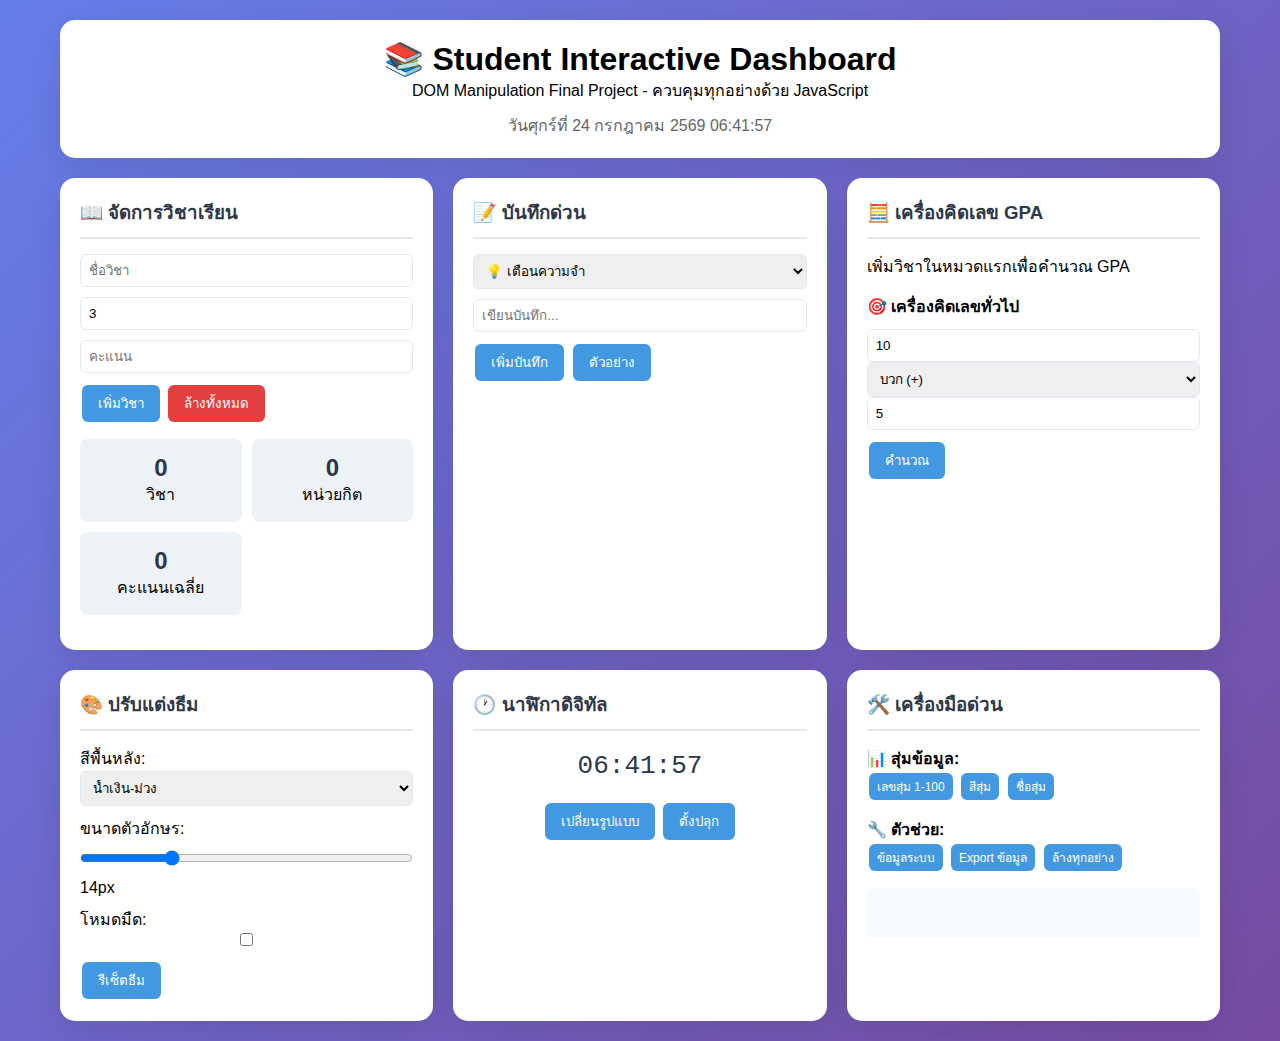
<file: Day 2/dashboard-project.html>
<!DOCTYPE html>
<html lang="th">
<head>
    <meta charset="UTF-8">
    <meta name="viewport" content="width=device-width, initial-scale=1.0">
    <title>Student Interactive Dashboard</title>
    <style>
        * { margin: 0; padding: 0; box-sizing: border-box; }
        body { font-family: 'Segoe UI', Tahoma, Geneva, Verdana, sans-serif; 
               background: linear-gradient(135deg, #667eea 0%, #764ba2 100%); min-height: 100vh; }
        .dashboard { max-width: 1200px; margin: 0 auto; padding: 20px; }
        .header { background: white; border-radius: 15px; padding: 20px; margin-bottom: 20px; 
                 box-shadow: 0 8px 32px rgba(0,0,0,0.1); text-align: center; }
        .widget-grid { display: grid; grid-template-columns: repeat(auto-fit, minmax(300px, 1fr)); 
                      gap: 20px; }
        .widget { background: white; border-radius: 15px; padding: 20px; 
                 box-shadow: 0 8px 32px rgba(0,0,0,0.1); }
        .widget h3 { color: #2d3748; border-bottom: 2px solid #e2e8f0; 
                    padding-bottom: 10px; margin-bottom: 15px; }
        .btn { background: #4299e1; color: white; border: none; padding: 8px 16px; 
              border-radius: 6px; cursor: pointer; margin: 2px; }
        .btn:hover { background: #3182ce; }
        .btn-small { padding: 4px 8px; font-size: 12px; }
        .btn-danger { background: #e53e3e; }
        .btn-danger:hover { background: #c53030; }
        .input-group { margin: 10px 0; }
        .input-group input, .input-group select { width: 100%; padding: 8px; 
                                                 border: 1px solid #e2e8f0; border-radius: 6px; }
        .subject-item { background: #f7fafc; padding: 10px; margin: 5px 0; 
                       border-radius: 6px; border-left: 4px solid #4299e1; }
        .note-item { background: #fffaf0; border: 1px solid #fed7aa; padding: 10px; 
                    margin: 5px 0; border-radius: 6px; }
        .grade-a { border-left-color: #48bb78; }
        .grade-b { border-left-color: #4299e1; }
        .grade-c { border-left-color: #ed8936; }
        .grade-f { border-left-color: #e53e3e; }
        .stats-grid { display: grid; grid-template-columns: repeat(auto-fit, minmax(120px, 1fr)); 
                     gap: 10px; margin: 15px 0; }
        .stat-card { background: #edf2f7; padding: 15px; border-radius: 8px; text-align: center; }
        .stat-number { font-size: 1.5em; font-weight: bold; color: #2d3748; }
    </style>
</head>
<body>
    <div class="dashboard">
        <!-- Header -->
        <div class="header">
            <h1>📚 Student Interactive Dashboard</h1>
            <p>DOM Manipulation Final Project - ควบคุมทุกอย่างด้วย JavaScript</p>
            <div id="datetime" style="margin-top: 10px; color: #666;"></div>
        </div>

        <div class="widget-grid">
            <!-- Widget 1: Subject Manager -->
            <div class="widget">
                <h3>📖 จัดการวิชาเรียน</h3>
                <div class="input-group">
                    <input type="text" id="subject-name" placeholder="ชื่อวิชา">
                </div>
                <div class="input-group">
                    <input type="number" id="subject-credits" placeholder="หน่วยกิต" min="1" max="4" value="3">
                </div>
                <div class="input-group">
                    <input type="number" id="subject-score" placeholder="คะแนน" min="0" max="100">
                </div>
                <button class="btn" onclick="addSubject()">เพิ่มวิชา</button>
                <button class="btn btn-danger" onclick="clearSubjects()">ล้างทั้งหมด</button>
                
                <div class="stats-grid" id="subject-stats"></div>
                <div id="subjects-list"></div>
            </div>

            <!-- Widget 2: Quick Notes -->
            <div class="widget">
                <h3>📝 บันทึกด่วน</h3>
                <div class="input-group">
                    <select id="note-type">
                        <option value="reminder">💡 เตือนความจำ</option>
                        <option value="idea">🔥 ไอเดีย</option>
                        <option value="task">✅ งานที่ต้องทำ</option>
                        <option value="important">⚠️ สำคัญ</option>
                    </select>
                </div>
                <div class="input-group">
                    <input type="text" id="note-text" placeholder="เขียนบันทึก...">
                </div>
                <button class="btn" onclick="addNote()">เพิ่มบันทึก</button>
                <button class="btn" onclick="addQuickNotes()">ตัวอย่าง</button>
                
                <div id="notes-list"></div>
            </div>

            <!-- Widget 3: Calculator -->
            <div class="widget">
                <h3>🧮 เครื่องคิดเลข GPA</h3>
                <div id="gpa-calculator">
                    <p>เพิ่มวิชาในหมวดแรกเพื่อคำนวณ GPA</p>
                </div>
                
                <div style="margin-top: 15px;">
                    <h4>🎯 เครื่องคิดเลขทั่วไป</h4>
                    <div class="input-group">
                        <input type="number" id="calc-num1" placeholder="ตัวเลขที่ 1" value="10">
                        <select id="calc-operator">
                            <option value="+">บวก (+)</option>
                            <option value="-">ลบ (-)</option>
                            <option value="*">คูณ (×)</option>
                            <option value="/">หาร (÷)</option>
                        </select>
                        <input type="number" id="calc-num2" placeholder="ตัวเลขที่ 2" value="5">
                    </div>
                    <button class="btn" onclick="calculate()">คำนวณ</button>
                    <div id="calc-result" style="margin-top: 10px; font-weight: bold;"></div>
                </div>
            </div>

            <!-- Widget 4: Theme Customizer -->
            <div class="widget">
                <h3>🎨 ปรับแต่งธีม</h3>
                <div class="input-group">
                    <label>สีพื้นหลัง:</label>
                    <select id="theme-bg" onchange="changeTheme()">
                        <option value="linear-gradient(135deg, #667eea 0%, #764ba2 100%)">น้ำเงิน-ม่วง</option>
                        <option value="linear-gradient(135deg, #f093fb 0%, #f5576c 100%)">ชมพู-แดง</option>
                        <option value="linear-gradient(135deg, #4facfe 0%, #00f2fe 100%)">ฟ้า-เขียว</option>
                        <option value="linear-gradient(135deg, #43e97b 0%, #38f9d7 100%)">เขียว-มิ้นท์</option>
                        <option value="linear-gradient(135deg, #fa709a 0%, #fee140 100%)">ชมพู-เหลือง</option>
                    </select>
                </div>
                <div class="input-group">
                    <label>ขนาดตัวอักษร:</label>
                    <input type="range" id="font-size" min="12" max="20" value="14" onchange="changeFontSize()">
                    <span id="font-size-value">14px</span>
                </div>
                <div class="input-group">
                    <label>โหมดมืด:</label>
                    <input type="checkbox" id="dark-mode" onchange="toggleDarkMode()">
                </div>
                
                <button class="btn" onclick="resetTheme()">รีเซ็ตธีม</button>
            </div>

            <!-- Widget 5: Digital Clock -->
            <div class="widget">
                <h3>🕐 นาฬิกาดิจิทัล</h3>
                <div id="digital-clock" style="font-size: 2em; text-align: center; 
                     color: #2d3748; font-family: monospace; margin: 20px 0;"></div>
                
                <div style="text-align: center;">
                    <button class="btn" onclick="toggleClockFormat()">เปลี่ยนรูปแบบ</button>
                    <button class="btn" onclick="setAlarm()">ตั้งปลุก</button>
                </div>
                
                <div id="alarm-status" style="margin-top: 10px; text-align: center;"></div>
            </div>

            <!-- Widget 6: Quick Tools -->
            <div class="widget">
                <h3>🛠️ เครื่องมือด่วน</h3>
                
                <h4>📊 สุ่มข้อมูล:</h4>
                <button class="btn btn-small" onclick="generateRandomNumber()">เลขสุ่ม 1-100</button>
                <button class="btn btn-small" onclick="generateRandomColor()">สีสุ่ม</button>
                <button class="btn btn-small" onclick="generateRandomName()">ชื่อสุ่ม</button>
                
                <h4 style="margin-top: 15px;">🔧 ตัวช่วย:</h4>
                <button class="btn btn-small" onclick="showSystemInfo()">ข้อมูลระบบ</button>
                <button class="btn btn-small" onclick="exportData()">Export ข้อมูล</button>
                <button class="btn btn-small" onclick="clearAllData()">ล้างทุกอย่าง</button>
                
                <div id="tools-result" style="margin-top: 15px; padding: 10px; 
                     background: #f7fafc; border-radius: 6px; min-height: 50px;"></div>
            </div>
        </div>
    </div>

    <script>
        // Global variables
        let subjects = [];
        let notes = [];
        let clockFormat24 = true;
        let alarmTime = null;

        // Initialize dashboard
        function initDashboard() {
            updateDateTime();
            updateDigitalClock();
            updateSubjectStats();
            updateGPACalculator();
            
            // Update time every second
            setInterval(updateDigitalClock, 1000);
            setInterval(updateDateTime, 1000);
            
            console.log('Dashboard initialized!');
        }

        // Subject Management
        function addSubject() {
            let name = document.getElementById('subject-name').value;
            let credits = parseInt(document.getElementById('subject-credits').value);
            let score = parseFloat(document.getElementById('subject-score').value);
            
            if (!name || !credits || isNaN(score)) {
                alert('กรุณากรอกข้อมูลให้ครบถ้วน');
                return;
            }
            
            let grade = calculateGrade(score);
            let subject = { name, credits, score, grade, id: Date.now() };
            
            subjects.push(subject);
            
            // Clear inputs
            document.getElementById('subject-name').value = '';
            document.getElementById('subject-score').value = '';
            
            updateSubjectsList();
            updateSubjectStats();
            updateGPACalculator();
            
            console.log('Added subject:', subject);
        }

        function calculateGrade(score) {
            if (score >= 80) return 'A';
            if (score >= 70) return 'B';
            if (score >= 60) return 'C';
            if (score >= 50) return 'D';
            return 'F';
        }

        function removeSubject(id) {
            subjects = subjects.filter(s => s.id !== id);
            updateSubjectsList();
            updateSubjectStats();
            updateGPACalculator();
        }

        function updateSubjectsList() {
            let container = document.getElementById('subjects-list');
            
            if (subjects.length === 0) {
                container.innerHTML = '<p style="text-align: center; color: #666;">ยังไม่มีวิชาที่เพิ่ม</p>';
                return;
            }
            
            container.innerHTML = subjects.map(subject => `
                <div class="subject-item grade-${subject.grade.toLowerCase()}">
                    <div style="display: flex; justify-content: space-between; align-items: center;">
                        <div>
                            <strong>${subject.name}</strong><br>
                            <small>${subject.credits} หน่วยกิต | คะแนน ${subject.score} | เกรด ${subject.grade}</small>
                        </div>
                        <button class="btn btn-danger btn-small" onclick="removeSubject(${subject.id})">ลบ</button>
                    </div>
                </div>
            `).join('');
        }

        function updateSubjectStats() {
            let container = document.getElementById('subject-stats');
            let totalCredits = subjects.reduce((sum, s) => sum + s.credits, 0);
            let avgScore = subjects.length > 0 ? 
                (subjects.reduce((sum, s) => sum + s.score, 0) / subjects.length).toFixed(1) : 0;
            
            container.innerHTML = `
                <div class="stat-card">
                    <div class="stat-number">${subjects.length}</div>
                    <div>วิชา</div>
                </div>
                <div class="stat-card">
                    <div class="stat-number">${totalCredits}</div>
                    <div>หน่วยกิต</div>
                </div>
                <div class="stat-card">
                    <div class="stat-number">${avgScore}</div>
                    <div>คะแนนเฉลี่ย</div>
                </div>
            `;
        }

        function clearSubjects() {
            if (confirm('ลบข้อมูลวิชาทั้งหมด?')) {
                subjects = [];
                updateSubjectsList();
                updateSubjectStats();
                updateGPACalculator();
            }
        }

        // Notes Management
        function addNote() {
            let type = document.getElementById('note-type').value;
            let text = document.getElementById('note-text').value;
            
            if (!text) {
                alert('กรุณาเขียนบันทึก');
                return;
            }
            
            let note = {
                type,
                text,
                timestamp: new Date().toLocaleString('th-TH'),
                id: Date.now()
            };
            
            notes.unshift(note); // เพิ่มที่ด้านบน
            document.getElementById('note-text').value = '';
            updateNotesList();
            
            console.log('Added note:', note);
        }

        function addQuickNotes() {
            let quickNotes = [
                { type: 'reminder', text: 'ทบทวนบทเรียน DOM Manipulation' },
                { type: 'task', text: 'ทำโปรเจค JavaScript ให้เสร็จ' },
                { type: 'idea', text: 'สร้างเว็บไซต์ portfolio' }
            ];
            
            quickNotes.forEach(note => {
                notes.unshift({
                    ...note,
                    timestamp: new Date().toLocaleString('th-TH'),
                    id: Date.now() + Math.random()
                });
            });
            
            updateNotesList();
        }

        function removeNote(id) {
            notes = notes.filter(n => n.id !== id);
            updateNotesList();
        }

        function updateNotesList() {
            let container = document.getElementById('notes-list');
            
            if (notes.length === 0) {
                container.innerHTML = '<p style="text-align: center; color: #666;">ยังไม่มีบันทึก</p>';
                return;
            }
            
            container.innerHTML = notes.slice(0, 5).map(note => `
                <div class="note-item">
                    <div style="display: flex; justify-content: space-between; align-items: start;">
                        <div>
                            <div>${note.type === 'reminder' ? '💡' : 
                                  note.type === 'idea' ? '🔥' : 
                                  note.type === 'task' ? '✅' : '⚠️'} ${note.text}</div>
                            <small style="color: #666;">${note.timestamp}</small>
                        </div>
                        <button class="btn btn-danger btn-small" onclick="removeNote(${note.id})">×</button>
                    </div>
                </div>
            `).join('');
            
            if (notes.length > 5) {
                container.innerHTML += `<p style="text-align: center; color: #666;">และอีก ${notes.length - 5} รายการ...</p>`;
            }
        }

        // GPA Calculator
        function updateGPACalculator() {
            let container = document.getElementById('gpa-calculator');
            
            if (subjects.length === 0) {
                container.innerHTML = '<p>เพิ่มวิชาในหมวดแรกเพื่อคำนวณ GPA</p>';
                return;
            }
            
            let totalPoints = 0;
            let totalCredits = 0;
            
            subjects.forEach(subject => {
                let points = { 'A': 4, 'B': 3, 'C': 2, 'D': 1, 'F': 0 }[subject.grade] || 0;
                totalPoints += points * subject.credits;
                totalCredits += subject.credits;
            });
            
            let gpa = totalCredits > 0 ? (totalPoints / totalCredits).toFixed(2) : 0;
            let gradeColor = gpa >= 3.5 ? '#48bb78' : gpa >= 3.0 ? '#4299e1' : gpa >= 2.5 ? '#ed8936' : '#e53e3e';
            
            container.innerHTML = `
                <div style="text-align: center; padding: 20px; background: ${gradeColor}; 
                     color: white; border-radius: 10px;">
                    <div style="font-size: 2.5em; font-weight: bold;">${gpa}</div>
                    <div>เกรดเฉลี่ยสะสม (GPA)</div>
                    <div style="margin-top: 10px; font-size: 0.9em;">
                        ${totalCredits} หน่วยกิต | ${totalPoints} คะแนนรวม
                    </div>
                </div>
            `;
        }

        // Calculator
        function calculate() {
            let num1 = parseFloat(document.getElementById('calc-num1').value);
            let num2 = parseFloat(document.getElementById('calc-num2').value);
            let operator = document.getElementById('calc-operator').value;
            let result;
            
            if (isNaN(num1) || isNaN(num2)) {
                document.getElementById('calc-result').innerHTML = '❌ กรุณาใส่ตัวเลขที่ถูกต้อง';
                return;
            }
            
            switch (operator) {
                case '+': result = num1 + num2; break;
                case '-': result = num1 - num2; break;
                case '*': result = num1 * num2; break;
                case '/': 
                    if (num2 === 0) {
                        document.getElementById('calc-result').innerHTML = '❌ ไม่สามารถหารด้วย 0 ได้';
                        return;
                    }
                    result = num1 / num2; 
                    break;
            }
            
            document.getElementById('calc-result').innerHTML = 
                `🧮 ผลลัพธ์: ${num1} ${operator} ${num2} = <span style="color: #4299e1;">${result}</span>`;
            
            console.log('Calculation:', num1, operator, num2, '=', result);
        }

        // Theme Management
        function changeTheme() {
            let bg = document.getElementById('theme-bg').value;
            document.body.style.background = bg;
        }

        function changeFontSize() {
            let size = document.getElementById('font-size').value;
            document.body.style.fontSize = size + 'px';
            document.getElementById('font-size-value').textContent = size + 'px';
        }

        function toggleDarkMode() {
            let isDark = document.getElementById('dark-mode').checked;
            
            if (isDark) {
                document.body.style.background = 'linear-gradient(135deg, #2d3748 0%, #1a202c 100%)';
                document.querySelectorAll('.widget, .header').forEach(el => {
                    el.style.background = '#2d3748';
                    el.style.color = 'white';
                });
            } else {
                changeTheme();
                document.querySelectorAll('.widget, .header').forEach(el => {
                    el.style.background = 'white';
                    el.style.color = '';
                });
            }
        }

        function resetTheme() {
            document.body.style.background = 'linear-gradient(135deg, #667eea 0%, #764ba2 100%)';
            document.body.style.fontSize = '14px';
            document.getElementById('theme-bg').value = 'linear-gradient(135deg, #667eea 0%, #764ba2 100%)';
            document.getElementById('font-size').value = '14';
            document.getElementById('font-size-value').textContent = '14px';
            document.getElementById('dark-mode').checked = false;
            
            document.querySelectorAll('.widget, .header').forEach(el => {
                el.style.background = 'white';
                el.style.color = '';
            });
        }

        // Clock Functions
        function updateDateTime() {
            let now = new Date();
            document.getElementById('datetime').textContent = 
                now.toLocaleDateString('th-TH', { 
                    weekday: 'long', 
                    year: 'numeric', 
                    month: 'long', 
                    day: 'numeric' 
                }) + ' ' + now.toLocaleTimeString('th-TH');
        }

        function updateDigitalClock() {
            let now = new Date();
            let timeString = clockFormat24 ? 
                now.toLocaleTimeString('th-TH', { hour12: false }) :
                now.toLocaleTimeString('th-TH', { hour12: true });
                
            document.getElementById('digital-clock').textContent = timeString;
            
            // Check alarm
            if (alarmTime && now.toTimeString().substring(0, 5) === alarmTime) {
                alert('⏰ ถึงเวลาปลุกแล้ว!');
                alarmTime = null;
                updateAlarmStatus();
            }
        }

        function toggleClockFormat() {
            clockFormat24 = !clockFormat24;
            updateDigitalClock();
        }

        function setAlarm() {
            let time = prompt('ตั้งปลุก (รูปแบบ HH:MM):', '09:00');
            if (time && /^([0-1]?[0-9]|2[0-3]):[0-5][0-9]$/.test(time)) {
                alarmTime = time;
                updateAlarmStatus();
            } else if (time) {
                alert('รูปแบบเวลาไม่ถูกต้อง กรุณาใส่ HH:MM');
            }
        }

        function updateAlarmStatus() {
            let status = document.getElementById('alarm-status');
            status.innerHTML = alarmTime ? 
                `⏰ ตั้งปลุกไว้เวลา ${alarmTime}` : 
                'ไม่มีการตั้งปลุก';
        }

        // Quick Tools
        function generateRandomNumber() {
            let num = Math.floor(Math.random() * 100) + 1;
            document.getElementById('tools-result').innerHTML = `🎲 <strong>เลขสุ่ม:</strong> ${num}`;
        }

        function generateRandomColor() {
            let colors = ['#FF6B6B', '#4ECDC4', '#45B7D1', '#96CEB4', '#FFEAA7', '#DDA0DD', '#98D8C8'];
            let color = colors[Math.floor(Math.random() * colors.length)];
            document.getElementById('tools-result').innerHTML = 
                `🎨 <strong>สีสุ่ม:</strong> <span style="background: ${color}; padding: 5px 10px; border-radius: 4px; color: white;">${color}</span>`;
        }

        function generateRandomName() {
            let firstNames = ['สมชาย', 'สมหญิง', 'วิชัย', 'สุดา', 'นิพนธ์', 'วิภา', 'ธนา', 'สิริ'];
            let lastNames = ['ใจดี', 'เก่งงาม', 'รักเรียน', 'มั่นคง', 'ชาญฉลาด', 'สุขสม', 'เจริญ', 'พัฒนา'];
            let firstName = firstNames[Math.floor(Math.random() * firstNames.length)];
            let lastName = lastNames[Math.floor(Math.random() * lastNames.length)];
            document.getElementById('tools-result').innerHTML = `👤 <strong>ชื่อสุ่ม:</strong> ${firstName} ${lastName}`;
        }

        function showSystemInfo() {
            let info = `
                <strong>📱 ข้อมูลระบบ:</strong><br>
                เบราว์เซอร์: ${navigator.userAgent.split(' ')[0]}<br>
                ภาษา: ${navigator.language}<br>
                ขนาดหน้าจอ: ${screen.width}×${screen.height}<br>
                เขตเวลา: ${Intl.DateTimeFormat().resolvedOptions().timeZone}<br>
                Online: ${navigator.onLine ? 'เชื่อมต่อ' : 'ออฟไลน์'}
            `;
            document.getElementById('tools-result').innerHTML = info;
        }

        function exportData() {
            let data = {
                subjects: subjects,
                notes: notes,
                exportTime: new Date().toISOString(),
                totalSubjects: subjects.length,
                totalNotes: notes.length
            };
            
            let dataStr = JSON.stringify(data, null, 2);
            let dataBlob = new Blob([dataStr], {type:'application/json'});
            let url = URL.createObjectURL(dataBlob);
            
            let link = document.createElement('a');
            link.href = url;
            link.download = 'dashboard-data.json';
            link.click();
            
            document.getElementById('tools-result').innerHTML = 
                '💾 <strong>Export สำเร็จ!</strong><br>ไฟล์ dashboard-data.json ถูกดาวน์โหลดแล้ว';
        }

        function clearAllData() {
            if (confirm('ลบข้อมูลทั้งหมดใน Dashboard?')) {
                subjects = [];
                notes = [];
                
                updateSubjectsList();
                updateSubjectStats();
                updateGPACalculator();
                updateNotesList();
                
                document.getElementById('tools-result').innerHTML = 
                    '🗑️ <strong>ล้างข้อมูลแล้ว!</strong><br>ข้อมูลทั้งหมดถูกลบเรียบร้อย';
                
                console.log('All data cleared');
            }
        }

        // Event Listeners
        document.addEventListener('DOMContentLoaded', function() {
            // Enter key listeners
            document.getElementById('subject-name').addEventListener('keypress', function(e) {
                if (e.key === 'Enter') document.getElementById('subject-credits').focus();
            });
            
            document.getElementById('subject-credits').addEventListener('keypress', function(e) {
                if (e.key === 'Enter') document.getElementById('subject-score').focus();
            });
            
            document.getElementById('subject-score').addEventListener('keypress', function(e) {
                if (e.key === 'Enter') addSubject();
            });
            
            document.getElementById('note-text').addEventListener('keypress', function(e) {
                if (e.key === 'Enter') addNote();
            });
            
            document.getElementById('calc-num1').addEventListener('keypress', function(e) {
                if (e.key === 'Enter') document.getElementById('calc-num2').focus();
            });
            
            document.getElementById('calc-num2').addEventListener('keypress', function(e) {
                if (e.key === 'Enter') calculate();
            });
            
            console.log('Event listeners registered');
        });

        // Initialize dashboard when page loads
        initDashboard();
        
        console.log('=== Student Dashboard Loaded ===');
        console.log('🚀 Welcome to Interactive Dashboard!');
        console.log('💡 Features: Subject Manager, Notes, GPA Calculator, Theme Customizer, Clock, Tools');
    </script>
</body>
</html>
</file>
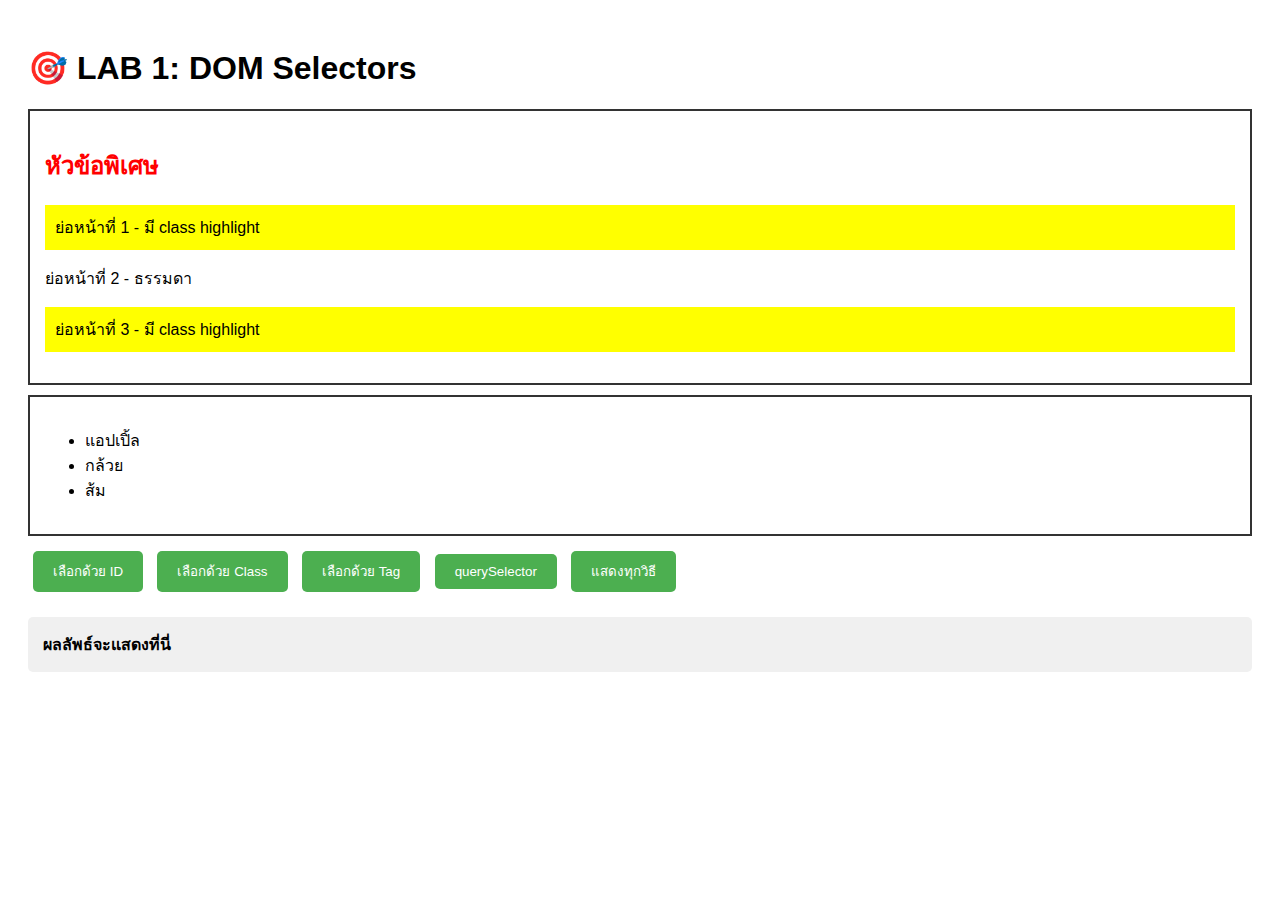
<file: Day 2/dom-lab1.html>
<!DOCTYPE html>
<html lang="th">
<head>
    <meta charset="UTF-8">
    <meta name="viewport" content="width=device-width, initial-scale=1.0">
    <title>LAB 1: DOM Selectors</title>
    <style>
        body { font-family: Arial, sans-serif; padding: 20px; }
        .highlight { background: yellow; padding: 10px; }
        .box { border: 2px solid #333; padding: 15px; margin: 10px 0; }
        #special { color: red; font-weight: bold; }
        .demo-btn { background: #4CAF50; color: white; padding: 10px 20px; 
                   border: none; border-radius: 5px; margin: 5px; cursor: pointer; }
        .demo-btn:hover { background: #45a049; }
    </style>
</head>
<body>
    <h1>🎯 LAB 1: DOM Selectors</h1>
    
    <!-- Elements สำหรับทดสอบ -->
    <div class="box">
        <h2 id="special">หัวข้อพิเศษ</h2>
        <p class="highlight">ย่อหน้าที่ 1 - มี class highlight</p>
        <p>ย่อหน้าที่ 2 - ธรรมดา</p>
        <p class="highlight">ย่อหน้าที่ 3 - มี class highlight</p>
    </div>

    <div class="box">
        <ul id="fruits">
            <li>แอปเปิ้ล</li>
            <li>กล้วย</li>
            <li>ส้ม</li>
        </ul>
    </div>

    <!-- ปุ่มทดสอบ -->
    <div>
        <button class="demo-btn" onclick="testById()">เลือกด้วย ID</button>
        <button class="demo-btn" onclick="testByClass()">เลือกด้วย Class</button>
        <button class="demo-btn" onclick="testByTag()">เลือกด้วย Tag</button>
        <button class="demo-btn" onclick="testQuerySelector()">querySelector</button>
        <button class="demo-btn" onclick="showAllMethods()">แสดงทุกวิธี</button>
    </div>

    <div id="result" style="margin-top: 20px; padding: 15px; background: #f0f0f0; border-radius: 5px;">
        <strong>ผลลัพธ์จะแสดงที่นี่</strong>
    </div>

    <script>
        // 1. getElementById - เลือกด้วย ID (เลือกได้ 1 ตัว)
        function testById() {
            let element = document.getElementById('special');
            
            document.getElementById('result').innerHTML = `
                <h3>getElementById('special'):</h3>
                <p><strong>Element:</strong> ${element.tagName}</p>
                <p><strong>เนื้อหา:</strong> "${element.textContent}"</p>
                <p><strong>ID:</strong> ${element.id}</p>
                <p><strong>Class:</strong> ${element.className || 'ไม่มี'}</p>
            `;
            
            // เปลี่ยนสีชั่วคราว
            element.style.background = 'lightblue';
            setTimeout(() => { element.style.background = ''; }, 2000);
            
            console.log('getElementById:', element);
        }

        // 2. getElementsByClassName - เลือกด้วย Class (เลือกได้หลายตัว)
        function testByClass() {
            let elements = document.getElementsByClassName('highlight');
            
            let result = `
                <h3>getElementsByClassName('highlight'):</h3>
                <p><strong>จำนวน Elements:</strong> ${elements.length} ตัว</p>
                <p><strong>รายการ:</strong></p>
                <ul>
            `;
            
            // วนลูปแสดงทุก element
            for (let i = 0; i < elements.length; i++) {
                result += `<li>Element ${i}: "${elements[i].textContent}"</li>`;
                
                // เปลี่ยนสีทีละตัว
                elements[i].style.background = 'lightgreen';
                setTimeout((el) => { el.style.background = 'yellow'; }, 2000, elements[i]);
            }
            
            result += '</ul>';
            document.getElementById('result').innerHTML = result;
            
            console.log('getElementsByClassName:', elements);
        }

        // 3. getElementsByTagName - เลือกด้วย Tag (เลือกได้หลายตัว)
        function testByTag() {
            let paragraphs = document.getElementsByTagName('p');
            let listItems = document.getElementsByTagName('li');
            
            document.getElementById('result').innerHTML = `
                <h3>getElementsByTagName:</h3>
                <p><strong>Paragraphs (p):</strong> ${paragraphs.length} ตัว</p>
                <p><strong>List Items (li):</strong> ${listItems.length} ตัว</p>
                <h4>เนื้อหา Paragraphs:</h4>
                <ol>
                    ${Array.from(paragraphs).map(p => `<li>"${p.textContent}"</li>`).join('')}
                </ol>
                <h4>เนื้อหา List Items:</h4>
                <ol>
                    ${Array.from(listItems).map(li => `<li>"${li.textContent}"</li>`).join('')}
                </ol>
            `;
            
            // เปลี่ยนสี paragraphs
            Array.from(paragraphs).forEach((p, index) => {
                setTimeout(() => {
                    p.style.background = 'lightcoral';
                    setTimeout(() => { p.style.background = ''; }, 1000);
                }, index * 500);
            });
            
            console.log('Paragraphs:', paragraphs);
            console.log('List Items:', listItems);
        }

        // 4. querySelector & querySelectorAll - เลือกด้วย CSS Selector (ทันสมัย)
        function testQuerySelector() {
            // querySelector - เลือกตัวแรกที่เจอ
            let firstHighlight = document.querySelector('.highlight');
            
            // querySelectorAll - เลือกทุกตัว
            let allHighlights = document.querySelectorAll('.highlight');
            let boxParagraphs = document.querySelectorAll('.box p');
            
            document.getElementById('result').innerHTML = `
                <h3>querySelector & querySelectorAll:</h3>
                <p><strong>querySelector('.highlight'):</strong> "${firstHighlight.textContent}"</p>
                <p><strong>querySelectorAll('.highlight'):</strong> ${allHighlights.length} ตัว</p>
                <p><strong>querySelectorAll('.box p'):</strong> ${boxParagraphs.length} ตัว</p>
                
                <h4>CSS Selectors ที่ใช้ได้:</h4>
                <ul>
                    <li><code>.class</code> - เลือกด้วย class</li>
                    <li><code>#id</code> - เลือกด้วย id</li>
                    <li><code>tag</code> - เลือกด้วย tag name</li>
                    <li><code>.class p</code> - เลือก p ที่อยู่ใน .class</li>
                    <li><code>p:first-child</code> - เลือก p ลูกคนแรก</li>
                </ul>
            `;
            
            // เปลี่ยนสีด้วย forEach
            allHighlights.forEach((el, index) => {
                setTimeout(() => {
                    el.style.background = 'orange';
                    setTimeout(() => { el.style.background = 'yellow'; }, 1000);
                }, index * 300);
            });
            
            console.log('querySelector:', firstHighlight);
            console.log('querySelectorAll:', allHighlights);
        }

        // แสดงสรุปทุกวิธี
        function showAllMethods() {
            document.getElementById('result').innerHTML = `
                <h3>🎯 สรุป DOM Selection Methods:</h3>
                <table style="width: 100%; border-collapse: collapse;">
                    <tr style="background: #f0f0f0;">
                        <th style="border: 1px solid #ddd; padding: 10px;">Method</th>
                        <th style="border: 1px solid #ddd; padding: 10px;">การใช้งาน</th>
                        <th style="border: 1px solid #ddd; padding: 10px;">ผลลัพธ์</th>
                        <th style="border: 1px solid #ddd; padding: 10px;">แนะนำ</th>
                    </tr>
                    <tr>
                        <td style="border: 1px solid #ddd; padding: 10px;"><code>getElementById()</code></td>
                        <td style="border: 1px solid #ddd; padding: 10px;">เลือกด้วย ID</td>
                        <td style="border: 1px solid #ddd; padding: 10px;">1 Element</td>
                        <td style="border: 1px solid #ddd; padding: 10px;">⭐⭐⭐</td>
                    </tr>
                    <tr>
                        <td style="border: 1px solid #ddd; padding: 10px;"><code>getElementsByClassName()</code></td>
                        <td style="border: 1px solid #ddd; padding: 10px;">เลือกด้วย Class</td>
                        <td style="border: 1px solid #ddd; padding: 10px;">HTMLCollection</td>
                        <td style="border: 1px solid #ddd; padding: 10px;">⭐⭐</td>
                    </tr>
                    <tr>
                        <td style="border: 1px solid #ddd; padding: 10px;"><code>getElementsByTagName()</code></td>
                        <td style="border: 1px solid #ddd; padding: 10px;">เลือกด้วย Tag</td>
                        <td style="border: 1px solid #ddd; padding: 10px;">HTMLCollection</td>
                        <td style="border: 1px solid #ddd; padding: 10px;">⭐</td>
                    </tr>
                    <tr>
                        <td style="border: 1px solid #ddd; padding: 10px;"><code>querySelector()</code></td>
                        <td style="border: 1px solid #ddd; padding: 10px;">CSS Selector (ตัวแรก)</td>
                        <td style="border: 1px solid #ddd; padding: 10px;">1 Element</td>
                        <td style="border: 1px solid #ddd; padding: 10px;">⭐⭐⭐⭐</td>
                    </tr>
                    <tr>
                        <td style="border: 1px solid #ddd; padding: 10px;"><code>querySelectorAll()</code></td>
                        <td style="border: 1px solid #ddd; padding: 10px;">CSS Selector (ทุกตัว)</td>
                        <td style="border: 1px solid #ddd; padding: 10px;">NodeList</td>
                        <td style="border: 1px solid #ddd; padding: 10px;">⭐⭐⭐⭐⭐</td>
                    </tr>
                </table>
                
                <div style="margin-top: 15px; padding: 10px; background: #e8f5e8; border-radius: 5px;">
                    <strong>💡 แนะนำ:</strong> ใช้ <code>querySelector()</code> และ <code>querySelectorAll()</code> 
                    เพราะยืดหยุ่นที่สุดและใช้ CSS Selector ได้
                </div>
            `;
            
            console.log('=== DOM Selection Summary ===');
            console.log('1. getElementById - เลือก 1 ตัวด้วย ID');
            console.log('2. getElementsByClassName - เลือกหลายตัวด้วย Class');
            console.log('3. getElementsByTagName - เลือกหลายตัวด้วย Tag');
            console.log('4. querySelector - เลือก 1 ตัวด้วย CSS Selector');
            console.log('5. querySelectorAll - เลือกหลายตัวด้วย CSS Selector');
        }

        // ทดสอบเบื้องต้น
        console.log('=== DOM LAB 1 เริ่มต้น ===');
        console.log('Document:', document);
        console.log('Body:', document.body);
        console.log('Title:', document.title);
    </script>
</body>
</html>
</file>
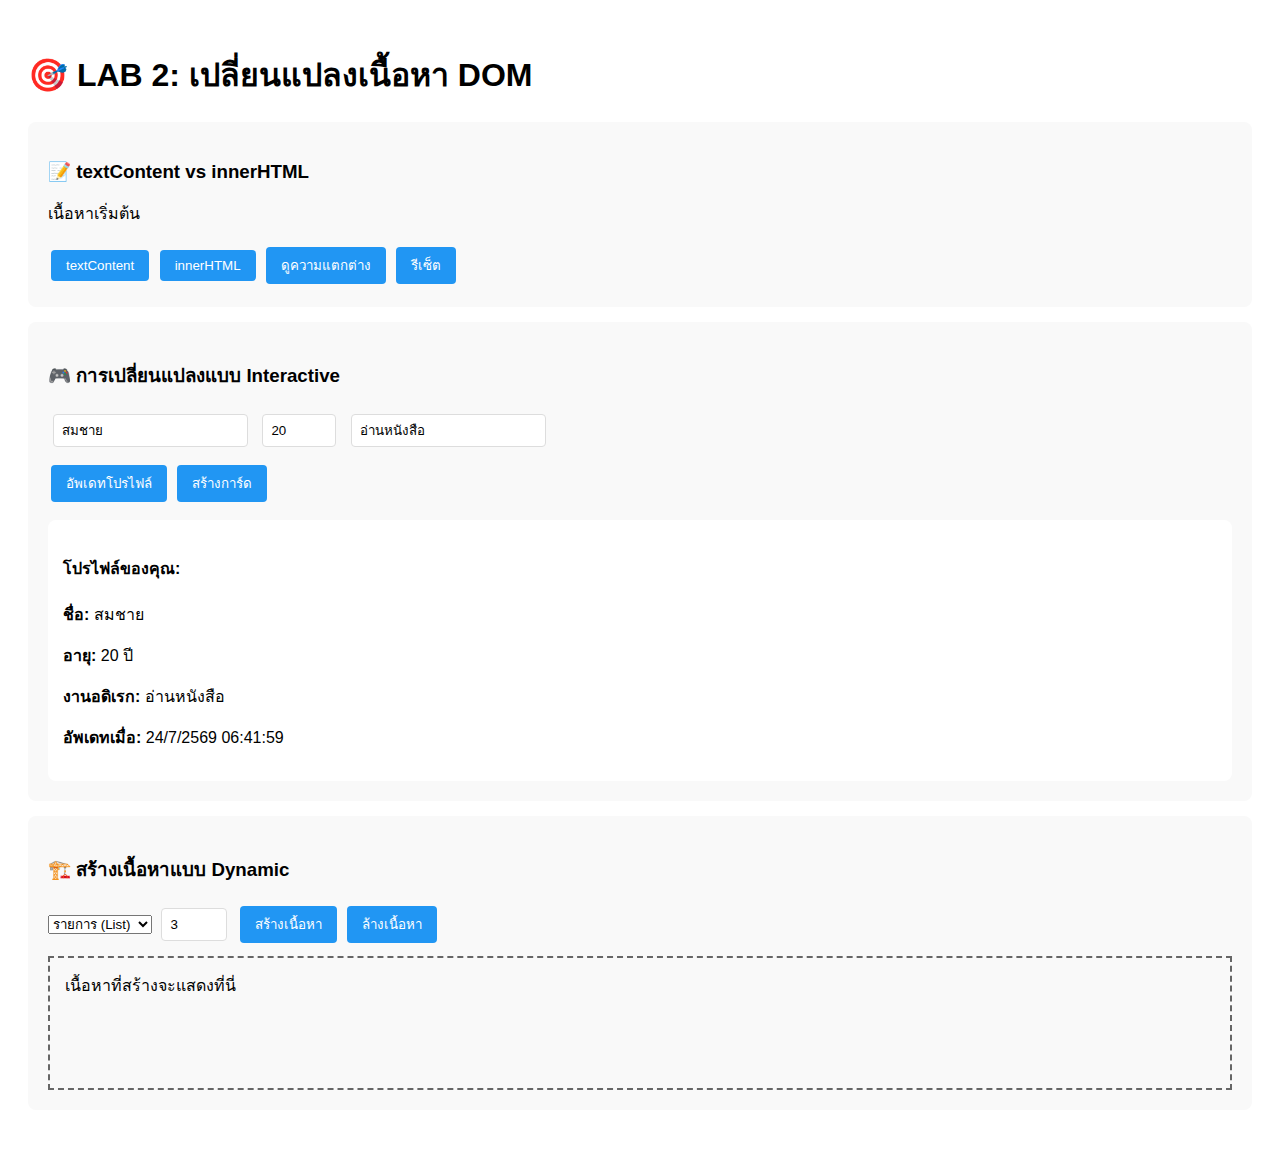
<file: Day 2/dom-lab2.html>
<!DOCTYPE html>
<html lang="th">
<head>
    <meta charset="UTF-8">
    <meta name="viewport" content="width=device-width, initial-scale=1.0">
    <title>LAB 2: เปลี่ยนแปลงเนื้อหา</title>
    <style>
        body { font-family: Arial, sans-serif; padding: 20px; }
        .demo-section { background: #f9f9f9; padding: 20px; margin: 15px 0; border-radius: 8px; }
        .demo-btn { background: #2196F3; color: white; padding: 8px 15px; 
                   border: none; border-radius: 4px; margin: 3px; cursor: pointer; }
        .demo-btn:hover { background: #1976D2; }
        .input-group { margin: 10px 0; }
        .input-group input { padding: 8px; margin: 5px; border: 1px solid #ddd; border-radius: 4px; }
        #dynamic-content { border: 2px dashed #666; padding: 15px; min-height: 100px; }
    </style>
</head>
<body>
    <h1>🎯 LAB 2: เปลี่ยนแปลงเนื้อหา DOM</h1>

    <!-- Section 1: textContent vs innerHTML -->
    <div class="demo-section">
        <h3>📝 textContent vs innerHTML</h3>
        <div id="content-demo">เนื้อหาเริ่มต้น</div>
        <br>
        <button class="demo-btn" onclick="changeTextContent()">textContent</button>
        <button class="demo-btn" onclick="changeInnerHTML()">innerHTML</button>
        <button class="demo-btn" onclick="showDifference()">ดูความแตกต่าง</button>
        <button class="demo-btn" onclick="resetContent()">รีเซ็ต</button>
    </div>

    <!-- Section 2: การเปลี่ยนแปลงแบบ Interactive -->
    <div class="demo-section">
        <h3>🎮 การเปลี่ยนแปลงแบบ Interactive</h3>
        <div class="input-group">
            <input type="text" id="nameInput" placeholder="ใส่ชื่อของคุณ" value="สมชาย">
            <input type="number" id="ageInput" placeholder="อายุ" value="20" min="1" max="100">
            <input type="text" id="hobbyInput" placeholder="งานอดิเรก" value="อ่านหนังสือ">
        </div>
        <button class="demo-btn" onclick="updateProfile()">อัพเดทโปรไฟล์</button>
        <button class="demo-btn" onclick="generateCard()">สร้างการ์ด</button>
        
        <div id="profile-display" style="margin-top: 15px; padding: 15px; background: white; border-radius: 8px;">
            โปรไฟล์จะแสดงที่นี่
        </div>
    </div>

    <!-- Section 3: Dynamic Content Creation -->
    <div class="demo-section">
        <h3>🏗️ สร้างเนื้อหาแบบ Dynamic</h3>
        <div class="input-group">
            <select id="contentType">
                <option value="list">รายการ (List)</option>
                <option value="table">ตาราง (Table)</option>
                <option value="cards">การ์ด (Cards)</option>
                <option value="form">ฟอร์ม (Form)</option>
            </select>
            <input type="number" id="itemCount" placeholder="จำนวน" value="3" min="1" max="10">
            <button class="demo-btn" onclick="generateContent()">สร้างเนื้อหา</button>
            <button class="demo-btn" onclick="clearContent()">ล้างเนื้อหา</button>
        </div>
        
        <div id="dynamic-content">
            เนื้อหาที่สร้างจะแสดงที่นี่
        </div>
    </div>

    <script>
        // LAB 2.1: textContent vs innerHTML
        function changeTextContent() {
            let element = document.getElementById('content-demo');
            element.textContent = 'ข้อความที่เปลี่ยนด้วย textContent - <strong>HTML จะไม่ทำงาน</strong>';
            
            console.log('textContent:', element.textContent);
        }

        function changeInnerHTML() {
            let element = document.getElementById('content-demo');
            element.innerHTML = 'ข้อความที่เปลี่ยนด้วย innerHTML - <strong>HTML จะทำงาน</strong>';
            
            console.log('innerHTML:', element.innerHTML);
        }

        function showDifference() {
            let element = document.getElementById('content-demo');
            element.innerHTML = `
                <div style="background: #ffffcc; padding: 10px; border-radius: 5px;">
                    <h4>ความแตกต่าง:</h4>
                    <ul>
                        <li><strong>textContent:</strong> ใส่ข้อความล้วนๆ (HTML จะแสดงเป็นข้อความ)</li>
                        <li><strong>innerHTML:</strong> ใส่ HTML ได้ (HTML จะทำงาน)</li>
                        <li><strong>ความปลอดภัย:</strong> textContent ปลอดภัยกว่า (ป้องกัน XSS)</li>
                    </ul>
                    <p style="color: red;">⚠️ ระวัง: innerHTML อาจเสี่ยงต่อ XSS attacks</p>
                </div>
            `;
        }

        function resetContent() {
            document.getElementById('content-demo').textContent = 'เนื้อหาเริ่มต้น';
        }

        // LAB 2.2: Interactive Profile Update
        function updateProfile() {
            let name = document.getElementById('nameInput').value;
            let age = document.getElementById('ageInput').value;
            let hobby = document.getElementById('hobbyInput').value;
            
            let profileDiv = document.getElementById('profile-display');
            
            // ใช้ textContent สำหรับความปลอดภัย
            profileDiv.innerHTML = `
                <h4>โปรไฟล์ของคุณ:</h4>
                <p><strong>ชื่อ:</strong> ${name}</p>
                <p><strong>อายุ:</strong> ${age} ปี</p>
                <p><strong>งานอดิเรก:</strong> ${hobby}</p>
                <p><strong>อัพเดทเมื่อ:</strong> ${new Date().toLocaleString('th-TH')}</p>
            `;
            
            console.log('Profile updated:', { name, age, hobby });
        }

        function generateCard() {
            let name = document.getElementById('nameInput').value;
            let age = document.getElementById('ageInput').value;
            let hobby = document.getElementById('hobbyInput').value;
            
            let profileDiv = document.getElementById('profile-display');
            
            profileDiv.innerHTML = `
                <div style="background: linear-gradient(135deg, #667eea 0%, #764ba2 100%); 
                           color: white; padding: 20px; border-radius: 15px; text-align: center;">
                    <h3 style="margin: 0;">🎓 ${name}</h3>
                    <p style="margin: 10px 0;">อายุ ${age} ปี</p>
                    <p style="margin: 10px 0;">💡 ${hobby}</p>
                    <div style="background: rgba(255,255,255,0.2); padding: 10px; border-radius: 8px; margin-top: 15px;">
                        <small>บัตรประจำตัวนักศึกษา</small><br>
                        <small>เลขที่: ${Math.floor(Math.random() * 1000000).toString().padStart(6, '0')}</small>
                    </div>
                </div>
            `;
        }

        // LAB 2.3: Dynamic Content Generation
        function generateContent() {
            let type = document.getElementById('contentType').value;
            let count = parseInt(document.getElementById('itemCount').value);
            let container = document.getElementById('dynamic-content');
            
            let html = '';
            
            switch (type) {
                case 'list':
                    html = '<h4>📋 รายการสิ่งของ:</h4><ul>';
                    for (let i = 1; i <= count; i++) {
                        html += `<li>รายการที่ ${i} - สิ่งของชิ้นที่ ${i}</li>`;
                    }
                    html += '</ul>';
                    break;
                    
                case 'table':
                    html = '<h4>📊 ตารางข้อมูล:</h4>';
                    html += '<table style="width: 100%; border-collapse: collapse;">';
                    html += '<tr style="background: #f0f0f0;"><th style="border: 1px solid #ddd; padding: 8px;">ลำดับ</th><th style="border: 1px solid #ddd; padding: 8px;">ชื่อ</th><th style="border: 1px solid #ddd; padding: 8px;">คะแนน</th></tr>';
                    for (let i = 1; i <= count; i++) {
                        let score = Math.floor(Math.random() * 40) + 60;
                        html += `<tr><td style="border: 1px solid #ddd; padding: 8px; text-align: center;">${i}</td>`;
                        html += `<td style="border: 1px solid #ddd; padding: 8px;">นักศึกษา ${i}</td>`;
                        html += `<td style="border: 1px solid #ddd; padding: 8px; text-align: center;">${score}</td></tr>`;
                    }
                    html += '</table>';
                    break;
                    
                case 'cards':
                    html = '<h4>🎴 การ์ดนักศึกษา:</h4>';
                    html += '<div style="display: grid; grid-template-columns: repeat(auto-fit, minmax(200px, 1fr)); gap: 15px;">';
                    for (let i = 1; i <= count; i++) {
                        let colors = ['#FF6B6B', '#4ECDC4', '#45B7D1', '#96CEB4', '#FFEAA7'];
                        let color = colors[i % colors.length];
                        html += `
                            <div style="background: ${color}; color: white; padding: 15px; border-radius: 10px; text-align: center;">
                                <h4 style="margin: 0;">นักศึกษา ${i}</h4>
                                <p style="margin: 5px 0;">รหัส: 650${i.toString().padStart(3, '0')}</p>
                                <p style="margin: 5px 0;">GPA: ${(Math.random() * 2 + 2).toFixed(2)}</p>
                            </div>
                        `;
                    }
                    html += '</div>';
                    break;
                    
                case 'form':
                    html = '<h4>📝 ฟอร์มแบบ Dynamic:</h4>';
                    html += '<div style="background: white; padding: 15px; border-radius: 8px;">';
                    for (let i = 1; i <= count; i++) {
                        html += `
                            <div style="margin: 10px 0;">
                                <label style="display: block; margin-bottom: 5px;">ฟิลด์ ${i}:</label>
                                <input type="text" placeholder="ใส่ข้อมูลฟิลด์ ${i}" 
                                       style="width: 100%; padding: 8px; border: 1px solid #ddd; border-radius: 4px;">
                            </div>
                        `;
                    }
                    html += '<button style="background: #4CAF50; color: white; padding: 10px 20px; border: none; border-radius: 4px; margin-top: 10px;">ส่งข้อมูล</button>';
                    html += '</div>';
                    break;
            }
            
            container.innerHTML = html;
            
            console.log(`Generated ${type} with ${count} items`);
        }

        function clearContent() {
            document.getElementById('dynamic-content').innerHTML = 'เนื้อหาที่สร้างจะแสดงที่นี่';
            console.log('Content cleared');
        }

        // เริ่มต้น
        console.log('=== DOM LAB 2 เริ่มต้น ===');
        console.log('💡 ทดลองเปลี่ยนแปลงเนื้อหาด้วยวิธีต่างๆ');
        
        // แสดงตัวอย่างเริ่มต้น
        updateProfile();
    </script>
</body>
</html>
</file>
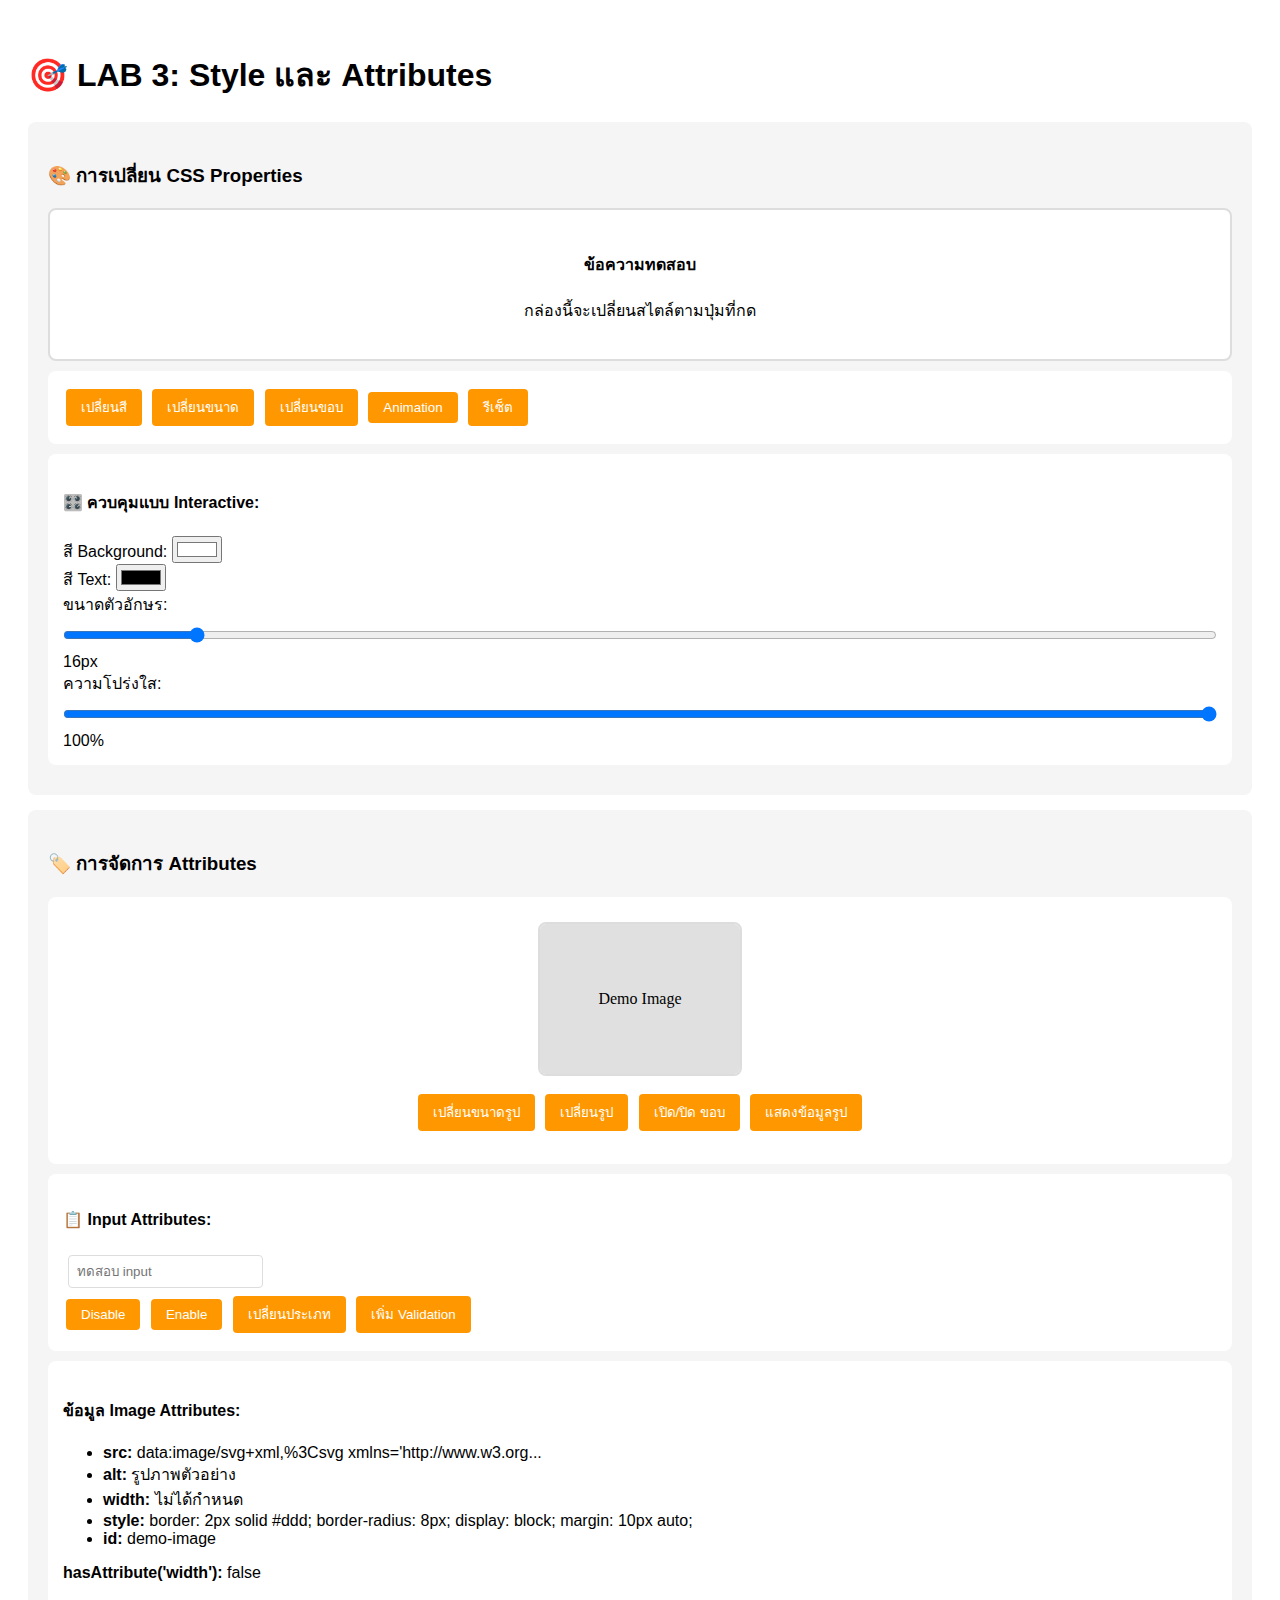
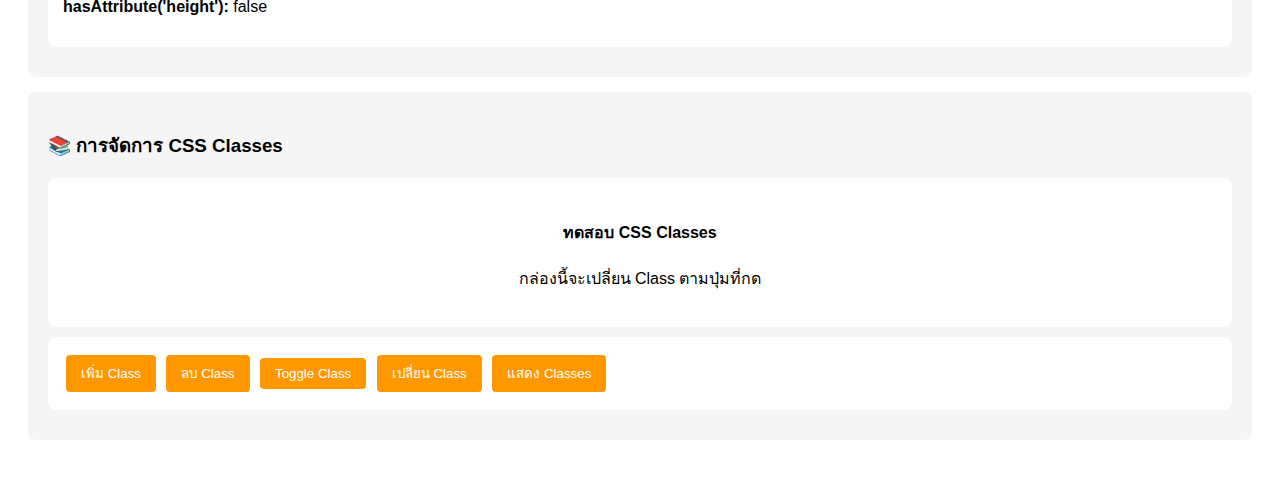
<file: Day 2/dom-lab3.html>
<!DOCTYPE html>
<html lang="th">
<head>
    <meta charset="UTF-8">
    <meta name="viewport" content="width=device-width, initial-scale=1.0">
    <title>LAB 3: Style และ Attributes</title>
    <style>
        body { font-family: Arial, sans-serif; padding: 20px; }
        .demo-section { background: #f5f5f5; padding: 20px; margin: 15px 0; border-radius: 8px; }
        .demo-btn { background: #FF9800; color: white; padding: 8px 15px; 
                   border: none; border-radius: 4px; margin: 3px; cursor: pointer; }
        .demo-btn:hover { background: #F57C00; }
        .style-demo { background: white; border: 2px solid #ddd; padding: 20px; 
                     margin: 10px 0; border-radius: 8px; text-align: center; }
        .control-panel { background: white; padding: 15px; border-radius: 8px; margin: 10px 0; }
        .slider { width: 100%; margin: 10px 0; }
    </style>
</head>
<body>
    <h1>🎯 LAB 3: Style และ Attributes</h1>

    <!-- Section 1: Style Properties -->
    <div class="demo-section">
        <h3>🎨 การเปลี่ยน CSS Properties</h3>
        <div id="style-target" class="style-demo">
            <h4>ข้อความทดสอบ</h4>
            <p>กล่องนี้จะเปลี่ยนสไตล์ตามปุ่มที่กด</p>
        </div>
        
        <div class="control-panel">
            <button class="demo-btn" onclick="changeColors()">เปลี่ยนสี</button>
            <button class="demo-btn" onclick="changeSize()">เปลี่ยนขนาด</button>
            <button class="demo-btn" onclick="changeBorder()">เปลี่ยนขอบ</button>
            <button class="demo-btn" onclick="animateBox()">Animation</button>
            <button class="demo-btn" onclick="resetStyles()">รีเซ็ต</button>
        </div>

        <div class="control-panel">
            <h4>🎛️ ควบคุมแบบ Interactive:</h4>
            <label>สี Background: <input type="color" id="bgColor" value="#ffffff" onchange="updateBackground()"></label><br>
            <label>สี Text: <input type="color" id="textColor" value="#000000" onchange="updateTextColor()"></label><br>
            <label>ขนาดตัวอักษร: <input type="range" id="fontSize" min="12" max="48" value="16" class="slider" onchange="updateFontSize()"> 
                   <span id="fontSizeValue">16px</span></label><br>
            <label>ความโปร่งใส: <input type="range" id="opacity" min="0" max="100" value="100" class="slider" onchange="updateOpacity()"> 
                   <span id="opacityValue">100%</span></label>
        </div>
    </div>

    <!-- Section 2: Attributes -->
    <div class="demo-section">
        <h3>🏷️ การจัดการ Attributes</h3>
        <div class="control-panel">
            <img id="demo-image" src="data:image/svg+xml,%3Csvg xmlns='http://www.w3.org/2000/svg' width='200' height='150'%3E%3Crect width='200' height='150' fill='%23e0e0e0'/%3E%3Ctext x='50%25' y='50%25' text-anchor='middle' dy='0.3em'%3EDemo Image%3C/text%3E%3C/svg%3E" 
                 alt="รูปภาพตัวอย่าง" style="border: 2px solid #ddd; border-radius: 8px; display: block; margin: 10px auto;">
            
            <div style="text-align: center; margin: 15px 0;">
                <button class="demo-btn" onclick="changeImageSize()">เปลี่ยนขนาดรูป</button>
                <button class="demo-btn" onclick="changeImageSrc()">เปลี่ยนรูป</button>
                <button class="demo-btn" onclick="toggleImageBorder()">เปิด/ปิด ขอบ</button>
                <button class="demo-btn" onclick="showImageInfo()">แสดงข้อมูลรูป</button>
            </div>
        </div>

        <div class="control-panel">
            <h4>📋 Input Attributes:</h4>
            <input type="text" id="demo-input" placeholder="ทดสอบ input" style="padding: 8px; margin: 5px; border: 1px solid #ddd; border-radius: 4px;">
            <br>
            <button class="demo-btn" onclick="disableInput()">Disable</button>
            <button class="demo-btn" onclick="enableInput()">Enable</button>
            <button class="demo-btn" onclick="changeInputType()">เปลี่ยนประเภท</button>
            <button class="demo-btn" onclick="addInputValidation()">เพิ่ม Validation</button>
        </div>

        <div id="attribute-info" style="background: white; padding: 15px; border-radius: 8px; margin: 10px 0;">
            ข้อมูล Attributes จะแสดงที่นี่
        </div>
    </div>

    <!-- Section 3: Classes -->
    <div class="demo-section">
        <h3>📚 การจัดการ CSS Classes</h3>
        <div id="class-target" style="background: white; padding: 20px; margin: 10px 0; border-radius: 8px; text-align: center; transition: all 0.3s ease;">
            <h4>ทดสอบ CSS Classes</h4>
            <p>กล่องนี้จะเปลี่ยน Class ตามปุ่มที่กด</p>
        </div>

        <div class="control-panel">
            <button class="demo-btn" onclick="addClass()">เพิ่ม Class</button>
            <button class="demo-btn" onclick="removeClass()">ลบ Class</button>
            <button class="demo-btn" onclick="toggleClass()">Toggle Class</button>
            <button class="demo-btn" onclick="replaceClass()">เปลี่ยน Class</button>
            <button class="demo-btn" onclick="showClasses()">แสดง Classes</button>
        </div>
    </div>

    <script>
        // LAB 3.1: Style Properties
        function changeColors() {
            let target = document.getElementById('style-target');
            let colors = ['#FF6B6B', '#4ECDC4', '#45B7D1', '#96CEB4', '#FFEAA7', '#DDA0DD'];
            let randomColor = colors[Math.floor(Math.random() * colors.length)];
            
            target.style.backgroundColor = randomColor;
            target.style.color = 'white';
            target.style.textShadow = '1px 1px 2px rgba(0,0,0,0.5)';
            
            console.log('เปลี่ยนสีเป็น:', randomColor);
        }

        function changeSize() {
            let target = document.getElementById('style-target');
            let sizes = ['150%', '120%', '80%', '200%'];
            let randomSize = sizes[Math.floor(Math.random() * sizes.length)];
            
            target.style.transform = `scale(${randomSize.replace('%', '') / 100})`;
            target.style.transition = 'transform 0.3s ease';
            
            console.log('เปลี่ยนขนาดเป็น:', randomSize);
        }

        function changeBorder() {
            let target = document.getElementById('style-target');
            let borders = [
                '5px solid #ff0000',
                '3px dashed #00ff00',
                '8px dotted #0000ff',
                '10px double #ff00ff',
                '5px ridge #ffff00'
            ];
            let randomBorder = borders[Math.floor(Math.random() * borders.length)];
            
            target.style.border = randomBorder;
            target.style.borderRadius = Math.floor(Math.random() * 30) + 'px';
            
            console.log('เปลี่ยนขอบเป็น:', randomBorder);
        }

        function animateBox() {
            let target = document.getElementById('style-target');
            
            // Animation sequence
            target.style.transition = 'all 0.5s ease';
            target.style.transform = 'rotate(10deg) scale(1.1)';
            target.style.boxShadow = '0 10px 20px rgba(0,0,0,0.3)';
            
            setTimeout(() => {
                target.style.transform = 'rotate(-10deg) scale(0.9)';
            }, 250);
            
            setTimeout(() => {
                target.style.transform = 'rotate(0deg) scale(1)';
                target.style.boxShadow = '0 2px 4px rgba(0,0,0,0.1)';
            }, 500);
            
            console.log('Animation เล่นแล้ว');
        }

        function resetStyles() {
            let target = document.getElementById('style-target');
            target.style.cssText = ''; // ลบ inline styles ทั้งหมด
            target.className = 'style-demo'; // รีเซ็ต class
            
            console.log('รีเซ็ต styles แล้ว');
        }

        // Interactive Controls
        function updateBackground() {
            let color = document.getElementById('bgColor').value;
            document.getElementById('style-target').style.backgroundColor = color;
        }

        function updateTextColor() {
            let color = document.getElementById('textColor').value;
            document.getElementById('style-target').style.color = color;
        }

        function updateFontSize() {
            let size = document.getElementById('fontSize').value;
            document.getElementById('style-target').style.fontSize = size + 'px';
            document.getElementById('fontSizeValue').textContent = size + 'px';
        }

        function updateOpacity() {
            let opacity = document.getElementById('opacity').value;
            document.getElementById('style-target').style.opacity = opacity / 100;
            document.getElementById('opacityValue').textContent = opacity + '%';
        }

        // LAB 3.2: Attributes
        function changeImageSize() {
            let img = document.getElementById('demo-image');
            let sizes = ['150px', '200px', '250px', '100px'];
            let randomSize = sizes[Math.floor(Math.random() * sizes.length)];
            
            img.setAttribute('width', randomSize);
            img.style.width = randomSize;
            
            console.log('เปลี่ยนขนาดรูปเป็น:', randomSize);
        }

        function changeImageSrc() {
            let img = document.getElementById('demo-image');
            let colors = ['ff6b6b', '4ecdc4', '45b7d1', '96ceb4', 'ffeaa7'];
            let randomColor = colors[Math.floor(Math.random() * colors.length)];
            
            let newSrc = `data:image/svg+xml,%3Csvg xmlns='http://www.w3.org/2000/svg' width='200' height='150'%3E%3Crect width='200' height='150' fill='%23${randomColor}'/%3E%3Ctext x='50%25' y='50%25' text-anchor='middle' dy='0.3em' fill='white'%3ENew Image%3C/text%3E%3C/svg%3E`;
            
            img.setAttribute('src', newSrc);
            img.setAttribute('alt', 'รูปภาพใหม่ สี ' + randomColor);
            
            console.log('เปลี่ยนรูปภาพแล้ว');
        }

        function toggleImageBorder() {
            let img = document.getElementById('demo-image');
            
            if (img.style.border === '' || img.style.border === '2px solid rgb(221, 221, 221)') {
                img.style.border = '5px solid #ff0000';
                img.style.borderRadius = '15px';
            } else {
                img.style.border = '2px solid #ddd';
                img.style.borderRadius = '8px';
            }
            
            console.log('Toggle border รูปภาพ');
        }

        function showImageInfo() {
            let img = document.getElementById('demo-image');
            let info = document.getElementById('attribute-info');
            
            info.innerHTML = `
                <h4>ข้อมูล Image Attributes:</h4>
                <ul>
                    <li><strong>src:</strong> ${img.getAttribute('src').substring(0, 50)}...</li>
                    <li><strong>alt:</strong> ${img.getAttribute('alt')}</li>
                    <li><strong>width:</strong> ${img.getAttribute('width') || 'ไม่ได้กำหนด'}</li>
                    <li><strong>style:</strong> ${img.getAttribute('style') || 'ไม่ได้กำหนด'}</li>
                    <li><strong>id:</strong> ${img.getAttribute('id')}</li>
                </ul>
                <p><strong>hasAttribute('width'):</strong> ${img.hasAttribute('width')}</p>
                <p><strong>hasAttribute('height'):</strong> ${img.hasAttribute('height')}</p>
            `;
        }

        // Input Attributes
        function disableInput() {
            let input = document.getElementById('demo-input');
            input.setAttribute('disabled', 'true');
            input.style.backgroundColor = '#f0f0f0';
            
            console.log('Input disabled');
        }

        function enableInput() {
            let input = document.getElementById('demo-input');
            input.removeAttribute('disabled');
            input.style.backgroundColor = 'white';
            
            console.log('Input enabled');
        }

        function changeInputType() {
            let input = document.getElementById('demo-input');
            let types = ['text', 'password', 'email', 'number', 'tel'];
            let currentType = input.getAttribute('type') || 'text';
            let currentIndex = types.indexOf(currentType);
            let nextType = types[(currentIndex + 1) % types.length];
            
            input.setAttribute('type', nextType);
            input.setAttribute('placeholder', `ทดสอบ ${nextType} input`);
            
            console.log('เปลี่ยน input type เป็น:', nextType);
        }

        function addInputValidation() {
            let input = document.getElementById('demo-input');
            
            input.setAttribute('required', 'true');
            input.setAttribute('minlength', '3');
            input.setAttribute('maxlength', '20');
            input.setAttribute('pattern', '[a-zA-Zก-๙\\s]+');
            input.setAttribute('title', 'กรุณาใส่ชื่อ 3-20 ตัวอักษร (ไม่มีตัวเลข)');
            
            console.log('เพิ่ม validation แล้ว');
        }

        // LAB 3.3: CSS Classes
        // สร้าง CSS classes แบบ dynamic
        let style = document.createElement('style');
        style.textContent = `
            .highlight { background: #ffeb3b !important; color: #333 !important; }
            .shadow { box-shadow: 0 8px 16px rgba(0,0,0,0.3) !important; }
            .rounded { border-radius: 25px !important; }
            .large { font-size: 1.5em !important; }
            .rotate { transform: rotate(5deg) !important; }
            .gradient { background: linear-gradient(45deg, #667eea, #764ba2) !important; color: white !important; }
        `;
        document.head.appendChild(style);

        function addClass() {
            let target = document.getElementById('class-target');
            let classes = ['highlight', 'shadow', 'rounded', 'large', 'rotate'];
            let randomClass = classes[Math.floor(Math.random() * classes.length)];
            
            target.classList.add(randomClass);
            
            console.log('เพิ่ม class:', randomClass);
            console.log('Classes ปัจจุบัน:', target.classList.toString());
        }

        function removeClass() {
            let target = document.getElementById('class-target');
            let classes = Array.from(target.classList);
            
            if (classes.length > 0) {
                let randomClass = classes[Math.floor(Math.random() * classes.length)];
                target.classList.remove(randomClass);
                
                console.log('ลบ class:', randomClass);
                console.log('Classes ปัจจุบัน:', target.classList.toString());
            } else {
                console.log('ไม่มี class ให้ลบ');
            }
        }

        function toggleClass() {
            let target = document.getElementById('class-target');
            target.classList.toggle('gradient');
            
            console.log('Toggle class: gradient');
            console.log('Classes ปัจจุบัน:', target.classList.toString());
        }

        function replaceClass() {
            let target = document.getElementById('class-target');
            
            if (target.classList.contains('highlight')) {
                target.classList.replace('highlight', 'shadow');
                console.log('เปลี่ยน highlight เป็น shadow');
            } else if (target.classList.contains('shadow')) {
                target.classList.replace('shadow', 'rounded');
                console.log('เปลี่ยน shadow เป็น rounded');
            } else {
                target.classList.add('highlight');
                console.log('เพิ่ม highlight');
            }
            
            console.log('Classes ปัจจุบัน:', target.classList.toString());
        }

        function showClasses() {
            let target = document.getElementById('class-target');
            let info = document.getElementById('attribute-info');
            
            info.innerHTML = `
                <h4>ข้อมูล CSS Classes:</h4>
                <p><strong>classList:</strong> ${target.classList.toString() || 'ไม่มี class'}</p>
                <p><strong>จำนวน classes:</strong> ${target.classList.length}</p>
                <p><strong>className:</strong> "${target.className}"</p>
                
                <h4>Class Methods ที่ใช้ได้:</h4>
                <ul>
                    <li><code>classList.add('class')</code> - เพิ่ม class</li>
                    <li><code>classList.remove('class')</code> - ลบ class</li>
                    <li><code>classList.toggle('class')</code> - เปิด/ปิด class</li>
                    <li><code>classList.contains('class')</code> - ตรวจสอบ class</li>
                    <li><code>classList.replace('old', 'new')</code> - เปลี่ยน class</li>
                </ul>
            `;
        }

        // เริ่มต้น
        console.log('=== DOM LAB 3 เริ่มต้น ===');
        console.log('🎨 ทดลองเปลี่ยน Style, Attributes และ Classes');
        
        // แสดงข้อมูลเริ่มต้น
        showImageInfo();
    </script>
</body>
</html>
</file>
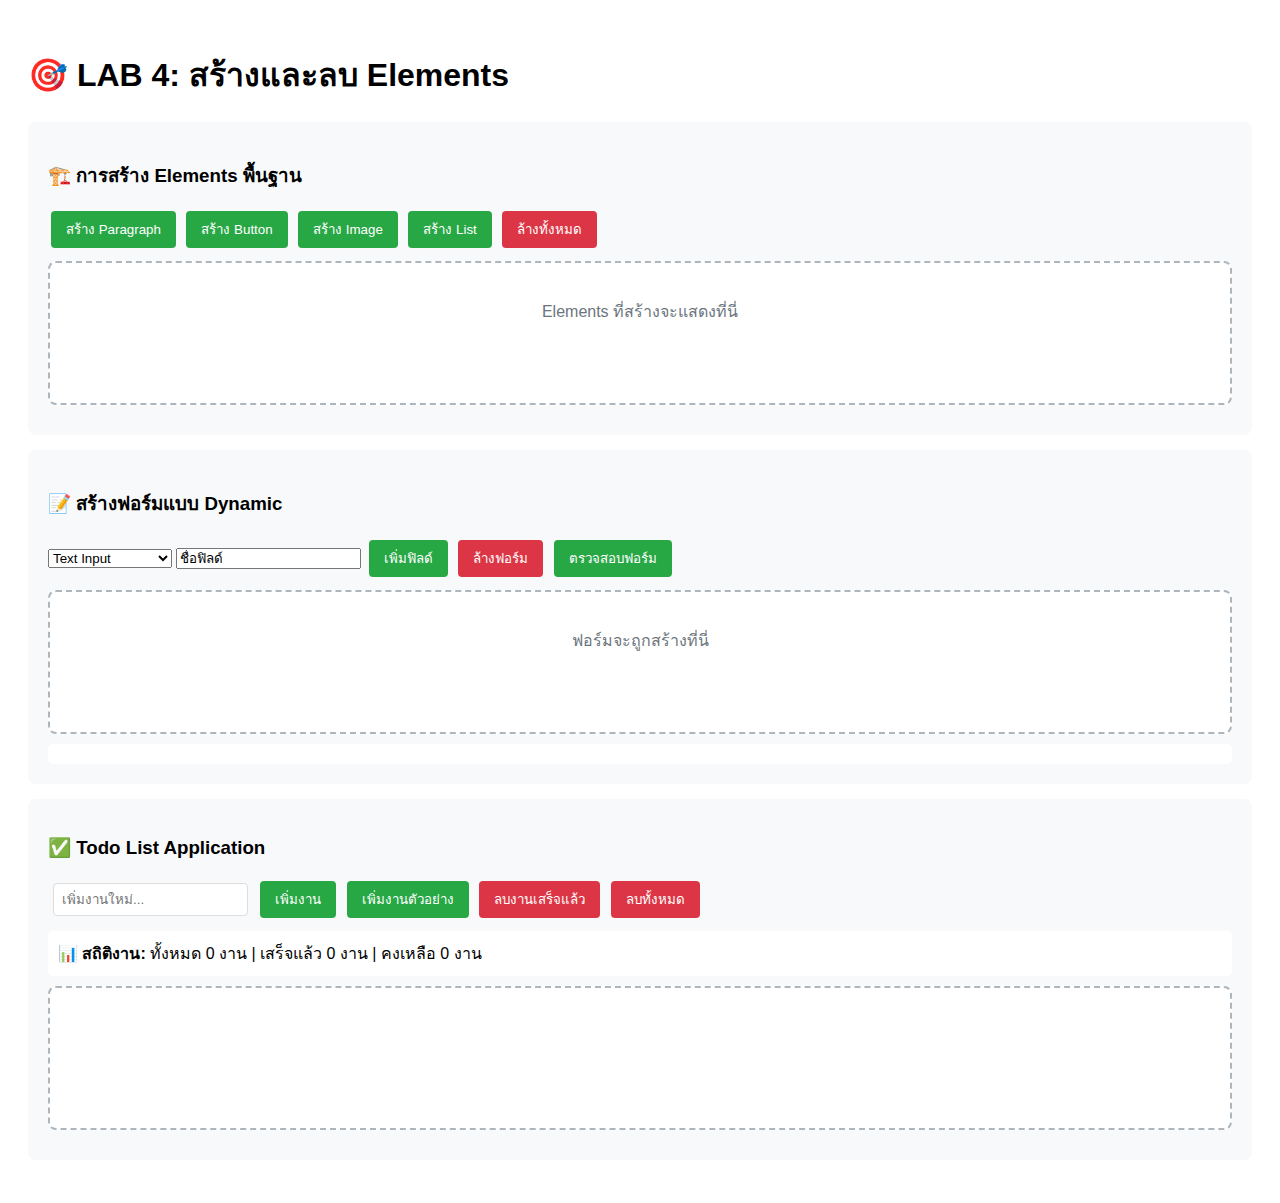
<file: Day 2/dom-lab4.html>
<!DOCTYPE html>
<html lang="th">
<head>
    <meta charset="UTF-8">
    <meta name="viewport" content="width=device-width, initial-scale=1.0">
    <title>LAB 4: สร้างและลบ Elements</title>
    <style>
        body { font-family: Arial, sans-serif; padding: 20px; }
        .demo-section { background: #f8f9fa; padding: 20px; margin: 15px 0; border-radius: 8px; }
        .demo-btn { background: #28a745; color: white; padding: 8px 15px; 
                   border: none; border-radius: 4px; margin: 3px; cursor: pointer; }
        .demo-btn:hover { background: #218838; }
        .demo-btn.danger { background: #dc3545; }
        .demo-btn.danger:hover { background: #c82333; }
        .element-container { background: white; border: 2px dashed #adb5bd; 
                           padding: 20px; margin: 10px 0; border-radius: 8px; min-height: 100px; }
        .created-element { background: #e7f3ff; border: 1px solid #4dabf7; 
                          padding: 10px; margin: 5px; border-radius: 5px; }
        .todo-item { background: white; border: 1px solid #dee2e6; padding: 10px; 
                    margin: 5px 0; border-radius: 5px; display: flex; justify-content: space-between; align-items: center; }
        .todo-item.completed { background: #d4edda; text-decoration: line-through; opacity: 0.7; }
    </style>
</head>
<body>
    <h1>🎯 LAB 4: สร้างและลบ Elements</h1>

    <!-- Section 1: Basic createElement -->
    <div class="demo-section">
        <h3>🏗️ การสร้าง Elements พื้นฐาน</h3>
        <div class="control-panel">
            <button class="demo-btn" onclick="createParagraph()">สร้าง Paragraph</button>
            <button class="demo-btn" onclick="createButton()">สร้าง Button</button>
            <button class="demo-btn" onclick="createImage()">สร้าง Image</button>
            <button class="demo-btn" onclick="createList()">สร้าง List</button>
            <button class="demo-btn danger" onclick="clearContainer('basic-container')">ล้างทั้งหมด</button>
        </div>
        
        <div id="basic-container" class="element-container">
            <p style="text-align: center; color: #6c757d;">Elements ที่สร้างจะแสดงที่นี่</p>
        </div>
    </div>

    <!-- Section 2: Dynamic Form Creation -->
    <div class="demo-section">
        <h3>📝 สร้างฟอร์มแบบ Dynamic</h3>
        <div class="control-panel">
            <select id="form-element-type">
                <option value="text">Text Input</option>
                <option value="email">Email Input</option>
                <option value="password">Password Input</option>
                <option value="textarea">Textarea</option>
                <option value="select">Select Dropdown</option>
                <option value="checkbox">Checkbox</option>
                <option value="radio">Radio Button</option>
            </select>
            <input type="text" id="element-label" placeholder="Label" value="ชื่อฟิลด์">
            <button class="demo-btn" onclick="addFormElement()">เพิ่มฟิลด์</button>
            <button class="demo-btn danger" onclick="clearContainer('form-container')">ล้างฟอร์ม</button>
            <button class="demo-btn" onclick="validateForm()">ตรวจสอบฟอร์ม</button>
        </div>
        
        <div id="form-container" class="element-container">
            <p style="text-align: center; color: #6c757d;">ฟอร์มจะถูกสร้างที่นี่</p>
        </div>
        
        <div id="form-result" style="margin-top: 10px; padding: 10px; background: white; border-radius: 5px;"></div>
    </div>

    <!-- Section 3: Todo List Application -->
    <div class="demo-section">
        <h3>✅ Todo List Application</h3>
        <div class="control-panel">
            <input type="text" id="todo-input" placeholder="เพิ่มงานใหม่..." style="padding: 8px; margin: 5px; flex: 1; border: 1px solid #ddd; border-radius: 4px;">
            <button class="demo-btn" onclick="addTodo()">เพิ่มงาน</button>
            <button class="demo-btn" onclick="addRandomTodos()">เพิ่มงานตัวอย่าง</button>
            <button class="demo-btn danger" onclick="clearCompletedTodos()">ลบงานเสร็จแล้ว</button>
            <button class="demo-btn danger" onclick="clearAllTodos()">ลบทั้งหมด</button>
        </div>
        
        <div id="todo-stats" style="background: white; padding: 10px; border-radius: 5px; margin: 10px 0;"></div>
        <div id="todo-container" class="element-container"></div>
    </div>

    <script>
        let elementCounter = 1;
        let todoCounter = 1;

        // LAB 4.1: Basic createElement
        function createParagraph() {
            // สร้าง element ใหม่
            let p = document.createElement('p');
            p.textContent = `Paragraph ที่ ${elementCounter++} - สร้างเมื่อ ${new Date().toLocaleTimeString('th-TH')}`;
            p.className = 'created-element';
            
            // เพิ่มการ์ลงใน container
            document.getElementById('basic-container').appendChild(p);
            
            console.log('สร้าง paragraph:', p);
        }

        function createButton() {
            let button = document.createElement('button');
            button.textContent = `Button ${elementCounter++}`;
            button.className = 'demo-btn';
            
            // เพิ่ม event listener
            button.addEventListener('click', function() {
                alert(`คุณคลิก ${this.textContent}!`);
            });
            
            document.getElementById('basic-container').appendChild(button);
            
            console.log('สร้าง button:', button);
        }

        function createImage() {
            let img = document.createElement('img');
            let colors = ['ff6b6b', '4ecdc4', '45b7d1', '96ceb4', 'ffeaa7'];
            let randomColor = colors[Math.floor(Math.random() * colors.length)];
            
            img.src = `data:image/svg+xml,%3Csvg xmlns='http://www.w3.org/2000/svg' width='150' height='100'%3E%3Crect width='150' height='100' fill='%23${randomColor}'/%3E%3Ctext x='50%25' y='50%25' text-anchor='middle' dy='0.3em' fill='white'%3EImage ${elementCounter}%3C/text%3E%3C/svg%3E`;
            img.alt = `รูปภาพที่ ${elementCounter++}`;
            img.style.display = 'block';
            img.style.margin = '10px auto';
            img.style.borderRadius = '8px';
            
            document.getElementById('basic-container').appendChild(img);
            
            console.log('สร้าง image:', img);
        }

        function createList() {
            let ul = document.createElement('ul');
            ul.className = 'created-element';
            
            let items = ['รายการที่ 1', 'รายการที่ 2', 'รายการที่ 3'];
            
            items.forEach(itemText => {
                let li = document.createElement('li');
                li.textContent = itemText;
                ul.appendChild(li);
            });
            
            document.getElementById('basic-container').appendChild(ul);
            
            console.log('สร้าง list:', ul);
        }

        function clearContainer(containerId) {
            let container = document.getElementById(containerId);
            container.innerHTML = '<p style="text-align: center; color: #6c757d;">Elements ที่สร้างจะแสดงที่นี่</p>';
            
            if (containerId === 'todo-container') {
                updateTodoStats();
            }
            
            console.log('ล้าง container:', containerId);
        }

        // LAB 4.2: Dynamic Form Creation
        function addFormElement() {
            let type = document.getElementById('form-element-type').value;
            let labelText = document.getElementById('element-label').value || 'ฟิลด์';
            let container = document.getElementById('form-container');
            
            // ลบข้อความเริ่มต้น
            if (container.children.length === 1 && container.children[0].tagName === 'P') {
                container.innerHTML = '';
            }
            
            // สร้าง wrapper div
            let wrapper = document.createElement('div');
            wrapper.style.margin = '10px 0';
            wrapper.style.padding = '10px';
            wrapper.style.background = 'white';
            wrapper.style.borderRadius = '5px';
            wrapper.style.border = '1px solid #dee2e6';
            
            // สร้าง label
            let label = document.createElement('label');
            label.textContent = labelText + ':';
            label.style.display = 'block';
            label.style.marginBottom = '5px';
            label.style.fontWeight = 'bold';
            
            // สร้าง input element ตามประเภท
            let element;
            
            switch (type) {
                case 'textarea':
                    element = document.createElement('textarea');
                    element.placeholder = `ใส่${labelText}`;
                    element.rows = 3;
                    break;
                case 'select':
                    element = document.createElement('select');
                    ['เลือกตัวเลือก', 'ตัวเลือก 1', 'ตัวเลือก 2', 'ตัวเลือก 3'].forEach(optionText => {
                        let option = document.createElement('option');
                        option.textContent = optionText;
                        option.value = optionText;
                        element.appendChild(option);
                    });
                    break;
                case 'checkbox':
                    element = document.createElement('input');
                    element.type = 'checkbox';
                    element.style.marginRight = '8px';
                    let checkboxLabel = document.createElement('span');
                    checkboxLabel.textContent = labelText;
                    wrapper.appendChild(element);
                    wrapper.appendChild(checkboxLabel);
                    break;
                case 'radio':
                    element = document.createElement('input');
                    element.type = 'radio';
                    element.name = 'radio-group';
                    element.style.marginRight = '8px';
                    let radioLabel = document.createElement('span');
                    radioLabel.textContent = labelText;
                    wrapper.appendChild(element);
                    wrapper.appendChild(radioLabel);
                    break;
                default:
                    element = document.createElement('input');
                    element.type = type;
                    element.placeholder = `ใส่${labelText}`;
            }
            
            // กำหนด style ทั่วไป
            if (element && type !== 'checkbox' && type !== 'radio') {
                element.style.width = '100%';
                element.style.padding = '8px';
                element.style.border = '1px solid #ddd';
                element.style.borderRadius = '4px';
                element.name = labelText.toLowerCase().replace(/\s+/g, '-');
            }
            
            // สร้างปุ่มลบ
            let deleteBtn = document.createElement('button');
            deleteBtn.textContent = 'ลบ';
            deleteBtn.className = 'demo-btn danger';
            deleteBtn.style.marginTop = '10px';
            deleteBtn.addEventListener('click', function() {
                wrapper.remove();
            });
            
            // ประกอบ elements
            if (type !== 'checkbox' && type !== 'radio') {
                wrapper.appendChild(label);
                wrapper.appendChild(element);
            }
            wrapper.appendChild(deleteBtn);
            
            container.appendChild(wrapper);
            
            console.log('เพิ่มฟิลด์:', type, labelText);
        }

        function validateForm() {
            let container = document.getElementById('form-container');
            let result = document.getElementById('form-result');
            let inputs = container.querySelectorAll('input, textarea, select');
            
            let formData = {};
            let valid = true;
            
            inputs.forEach(input => {
                if (input.type === 'checkbox') {
                    formData[input.name || 'checkbox'] = input.checked;
                } else if (input.type === 'radio') {
                    if (input.checked) {
                        formData[input.name] = input.value;
                    }
                } else {
                    formData[input.name] = input.value;
                    if (!input.value && input.type !== 'checkbox' && input.type !== 'radio') {
                        valid = false;
                    }
                }
            });
            
            result.innerHTML = `
                <h4>ผลการตรวจสอบฟอร์ม:</h4>
                <p><strong>สถานะ:</strong> ${valid ? '✅ ข้อมูลครบถ้วน' : '❌ ข้อมูลไม่ครบ'}</p>
                <p><strong>จำนวนฟิลด์:</strong> ${inputs.length}</p>
                <pre>${JSON.stringify(formData, null, 2)}</pre>
            `;
            
            console.log('Form validation:', formData);
        }

        // LAB 4.3: Todo List Application
        function addTodo() {
            let input = document.getElementById('todo-input');
            let todoText = input.value.trim();
            
            if (!todoText) {
                alert('กรุณาใส่งานที่ต้องทำ');
                return;
            }
            
            createTodoElement(todoText);
            input.value = '';
            updateTodoStats();
        }

        function createTodoElement(todoText) {
            let container = document.getElementById('todo-container');
            
            // ลบข้อความเริ่มต้น
            if (container.children.length === 0) {
                container.innerHTML = '';
            }
            
            // สร้าง todo item
            let todoItem = document.createElement('div');
            todoItem.className = 'todo-item';
            todoItem.id = `todo-${todoCounter++}`;
            
            // ข้อความงาน
            let todoSpan = document.createElement('span');
            todoSpan.textContent = todoText;
            
            // ปุ่มควบคุม
            let buttonContainer = document.createElement('div');
            
            // ปุ่มเสร็จ/ยกเลิก
            let completeBtn = document.createElement('button');
            completeBtn.textContent = '✓ เสร็จ';
            completeBtn.className = 'demo-btn';
            completeBtn.style.background = '#28a745';
            completeBtn.style.marginRight = '5px';
            
            completeBtn.addEventListener('click', function() {
                todoItem.classList.toggle('completed');
                completeBtn.textContent = todoItem.classList.contains('completed') ? '↺ ยกเลิก' : '✓ เสร็จ';
                updateTodoStats();
            });
            
            // ปุ่มลบ
            let deleteBtn = document.createElement('button');
            deleteBtn.textContent = '🗑️ ลบ';
            deleteBtn.className = 'demo-btn danger';
            
            deleteBtn.addEventListener('click', function() {
                todoItem.remove();
                updateTodoStats();
            });
            
            buttonContainer.appendChild(completeBtn);
            buttonContainer.appendChild(deleteBtn);
            
            todoItem.appendChild(todoSpan);
            todoItem.appendChild(buttonContainer);
            
            container.appendChild(todoItem);
            
            console.log('เพิ่ม todo:', todoText);
        }

        function addRandomTodos() {
            let sampleTodos = [
                'ทำการบ้าน JavaScript',
                'อ่านหนังสือ Web Development',
                'ฝึกเขียน DOM Manipulation',
                'ทบทวนบทเรียน HTML & CSS',
                'สร้างโปรเจคส่วนตัว',
                'เรียนรู้ React.js',
                'ฝึกใช้ Git และ GitHub'
            ];
            
            // เพิ่ม 3 งานแบบสุ่ม
            for (let i = 0; i < 3; i++) {
                let randomTodo = sampleTodos[Math.floor(Math.random() * sampleTodos.length)];
                createTodoElement(randomTodo);
            }
            
            updateTodoStats();
        }

        function clearCompletedTodos() {
            let completedTodos = document.querySelectorAll('.todo-item.completed');
            completedTodos.forEach(todo => todo.remove());
            updateTodoStats();
            
            console.log('ลบงานที่เสร็จแล้ว:', completedTodos.length, 'รายการ');
        }

        function clearAllTodos() {
            if (confirm('คุณแน่ใจหรือไม่ที่จะลบงานทั้งหมด?')) {
                document.getElementById('todo-container').innerHTML = '';
                updateTodoStats();
                console.log('ลบงานทั้งหมดแล้ว');
            }
        }

        function updateTodoStats() {
            let allTodos = document.querySelectorAll('.todo-item');
            let completedTodos = document.querySelectorAll('.todo-item.completed');
            let pendingTodos = allTodos.length - completedTodos.length;
            
            let statsDiv = document.getElementById('todo-stats');
            statsDiv.innerHTML = `
                <strong>📊 สถิติงาน:</strong> 
                ทั้งหมด ${allTodos.length} งาน | 
                เสร็จแล้ว ${completedTodos.length} งาน | 
                คงเหลือ ${pendingTodos} งาน
                ${allTodos.length > 0 ? `(${Math.round(completedTodos.length / allTodos.length * 100)}% เสร็จสิ้น)` : ''}
            `;
        }

        // เริ่มต้น
        console.log('=== DOM LAB 4 เริ่มต้น ===');
        console.log('🏗️ ทดลองสร้างและลบ Elements');
        
        updateTodoStats();
        
        // Event listener สำหรับ Enter key ใน todo input
        document.getElementById('todo-input').addEventListener('keypress', function(e) {
            if (e.key === 'Enter') {
                addTodo();
            }
        });
    </script>
</body>
</html>
</file>
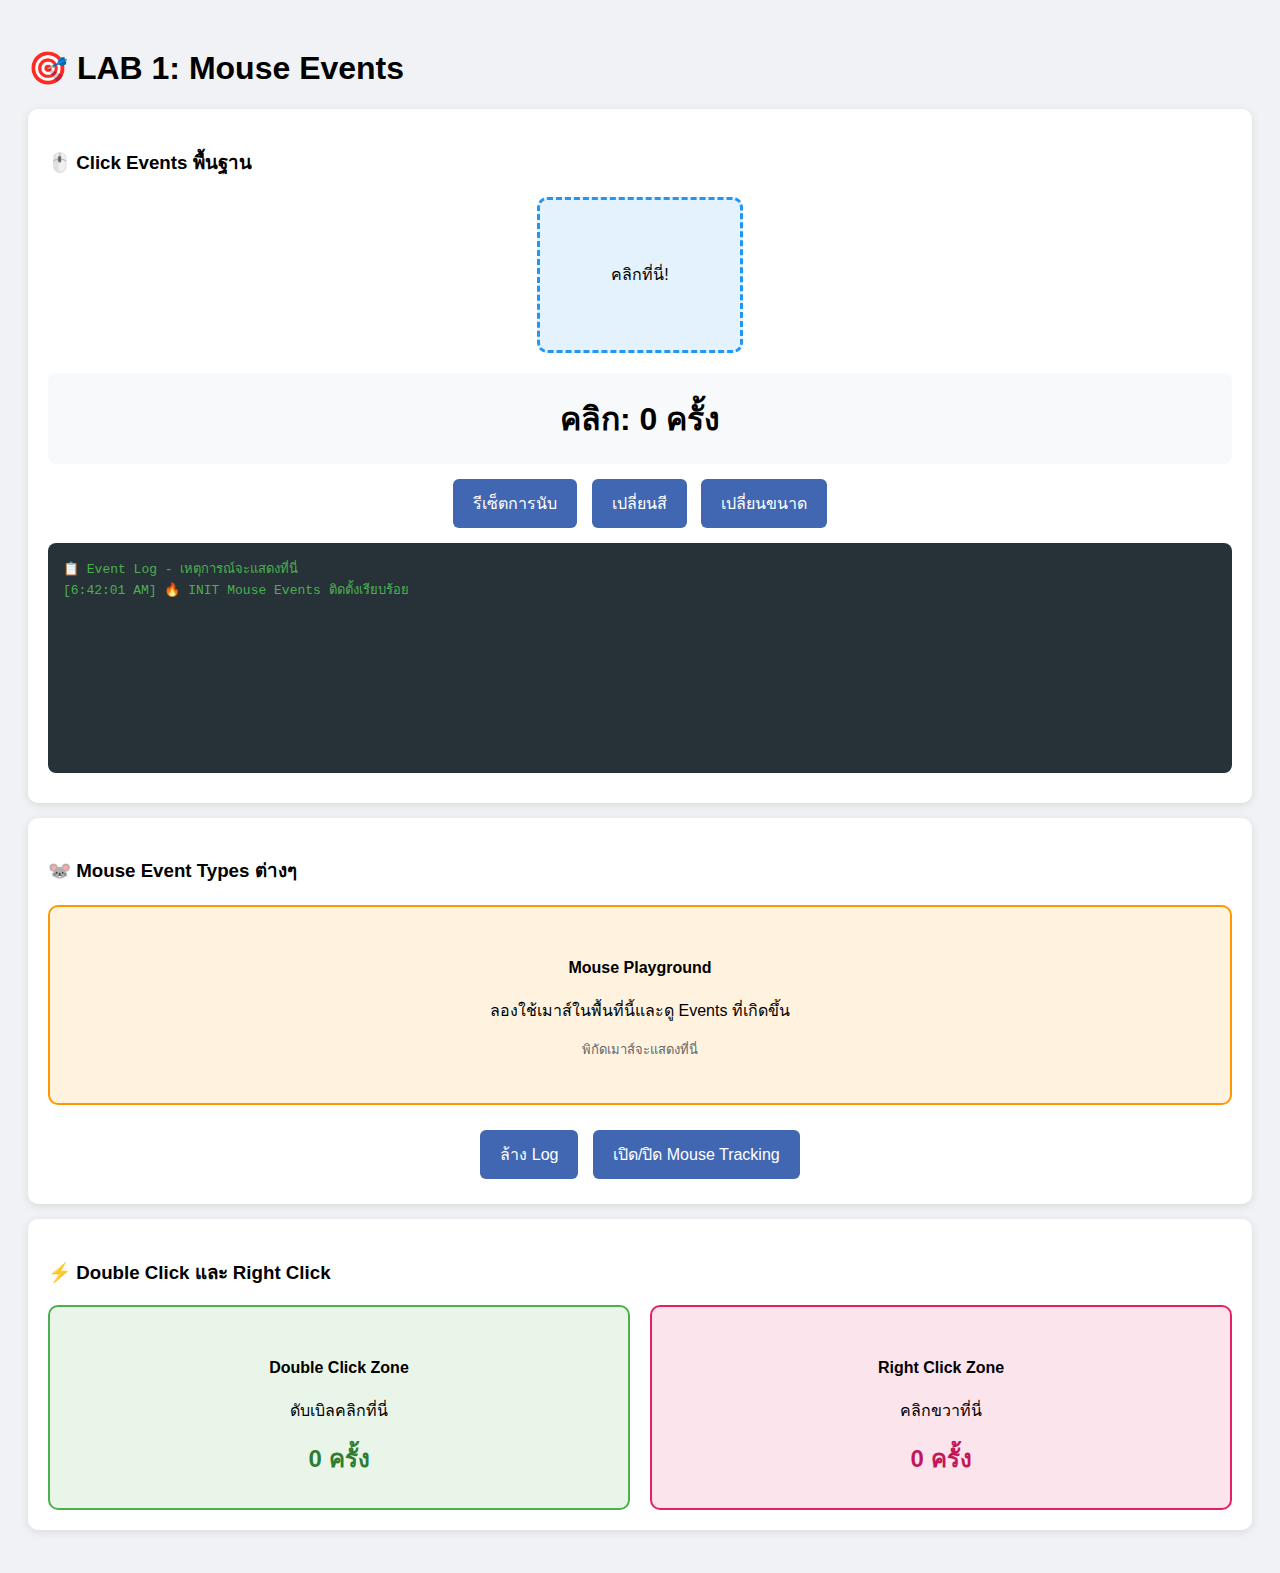
<file: Day 2/event-lab1.html>
<!DOCTYPE html>
<html lang="th">
<head>
    <meta charset="UTF-8">
    <meta name="viewport" content="width=device-width, initial-scale=1.0">
    <title>LAB 1: Mouse Events</title>
    <style>
        body { font-family: Arial, sans-serif; padding: 20px; background: #f0f2f5; }
        .demo-section { background: white; padding: 20px; margin: 15px 0; border-radius: 10px; box-shadow: 0 2px 10px rgba(0,0,0,0.1); }
        .demo-btn { background: #4267B2; color: white; padding: 12px 20px; border: none; border-radius: 6px; cursor: pointer; margin: 5px; font-size: 16px; }
        .demo-btn:hover { background: #365899; transform: translateY(-1px); }
        .demo-btn:active { transform: translateY(0); }
        .click-target { width: 200px; height: 150px; background: #e3f2fd; border: 3px dashed #2196f3; margin: 20px auto; display: flex; align-items: center; justify-content: center; border-radius: 10px; cursor: pointer; transition: all 0.3s ease; }
        .click-target:hover { background: #bbdefb; border-color: #1976d2; }
        .event-log { background: #263238; color: #4caf50; padding: 15px; border-radius: 8px; font-family: monospace; height: 200px; overflow-y: auto; margin: 10px 0; }
        .counter { font-size: 2em; font-weight: bold; text-align: center; padding: 20px; background: #f8f9fa; border-radius: 8px; margin: 10px 0; }
    </style>
</head>
<body>
    <h1>🎯 LAB 1: Mouse Events</h1>

    <!-- Section 1: Basic Click Events -->
    <div class="demo-section">
        <h3>🖱️ Click Events พื้นฐาน</h3>
        
        <div class="click-target" id="click-target">
            <div>คลิกที่นี่!</div>
        </div>
        
        <div class="counter" id="click-counter">คลิก: 0 ครั้ง</div>
        
        <div style="text-align: center;">
            <button class="demo-btn" onclick="resetCounter()">รีเซ็ตการนับ</button>
            <button class="demo-btn" onclick="changeTargetColor()">เปลี่ยนสี</button>
            <button class="demo-btn" onclick="toggleTargetSize()">เปลี่ยนขนาด</button>
        </div>
        
        <div id="event-log" class="event-log">
            <div>📋 Event Log - เหตุการณ์จะแสดงที่นี่</div>
        </div>
    </div>

    <!-- Section 2: Mouse Event Types -->
    <div class="demo-section">
        <h3>🐭 Mouse Event Types ต่างๆ</h3>
        
        <div id="mouse-area" style="background: #fff3e0; border: 2px solid #ff9800; padding: 30px; border-radius: 10px; text-align: center; margin: 20px 0; cursor: crosshair;">
            <h4>Mouse Playground</h4>
            <p>ลองใช้เมาส์ในพื้นที่นี้และดู Events ที่เกิดขึ้น</p>
            <p id="mouse-info" style="font-family: monospace; color: #666; margin-top: 15px;">
                พิกัดเมาส์จะแสดงที่นี่
            </p>
        </div>
        
        <div style="text-align: center;">
            <button class="demo-btn" onclick="clearEventLog()">ล้าง Log</button>
            <button class="demo-btn" onclick="toggleMouseTracking()">เปิด/ปิด Mouse Tracking</button>
        </div>
    </div>

    <!-- Section 3: Double Click และ Context Menu -->
    <div class="demo-section">
        <h3>⚡ Double Click และ Right Click</h3>
        
        <div style="display: grid; grid-template-columns: 1fr 1fr; gap: 20px;">
            <div id="double-click-area" style="background: #e8f5e8; border: 2px solid #4caf50; padding: 30px; border-radius: 10px; text-align: center; cursor: pointer;">
                <h4>Double Click Zone</h4>
                <p>ดับเบิลคลิกที่นี่</p>
                <div id="double-click-count" style="font-size: 1.5em; font-weight: bold; color: #2e7d32; margin-top: 10px;">0 ครั้ง</div>
            </div>
            
            <div id="context-menu-area" style="background: #fce4ec; border: 2px solid #e91e63; padding: 30px; border-radius: 10px; text-align: center; cursor: pointer;">
                <h4>Right Click Zone</h4>
                <p>คลิกขวาที่นี่</p>
                <div id="context-menu-count" style="font-size: 1.5em; font-weight: bold; color: #c2185b; margin-top: 10px;">0 ครั้ง</div>
            </div>
        </div>
    </div>

    <script>
        // Global variables
        let clickCount = 0;
        let doubleClickCount = 0;
        let contextMenuCount = 0;
        let mouseTrackingEnabled = true;
        let colors = ['#e3f2fd', '#f3e5f5', '#e8f5e8', '#fff3e0', '#ffebee'];
        let currentColorIndex = 0;

        // Event logging function
        function logEvent(eventType, details = '') {
            const log = document.getElementById('event-log');
            const timestamp = new Date().toLocaleTimeString();
            const logEntry = document.createElement('div');
            logEntry.innerHTML = `[${timestamp}] 🔥 ${eventType} ${details}`;
            log.appendChild(logEntry);
            log.scrollTop = log.scrollHeight;
            
            console.log(`Event: ${eventType}`, details);
        }

        // LAB 1.1: Basic Click Events
        function setupClickTarget() {
            const target = document.getElementById('click-target');
            
            target.addEventListener('click', function(event) {
                clickCount++;
                document.getElementById('click-counter').textContent = `คลิก: ${clickCount} ครั้ง`;
                
                // เอฟเฟกต์การคลิก
                this.style.transform = 'scale(0.95)';
                setTimeout(() => {
                    this.style.transform = 'scale(1)';
                }, 150);
                
                logEvent('CLICK', `ครั้งที่ ${clickCount} - พิกัด (${event.clientX}, ${event.clientY})`);
            });
            
            // Mouse enter/leave effects
            target.addEventListener('mouseenter', function() {
                this.style.boxShadow = '0 8px 25px rgba(33, 150, 243, 0.3)';
                logEvent('MOUSE ENTER', 'เมาส์เข้าพื้นที่');
            });
            
            target.addEventListener('mouseleave', function() {
                this.style.boxShadow = 'none';
                logEvent('MOUSE LEAVE', 'เมาส์ออกจากพื้นที่');
            });
        }

        function resetCounter() {
            clickCount = 0;
            document.getElementById('click-counter').textContent = 'คลิก: 0 ครั้ง';
            logEvent('RESET', 'รีเซ็ตตัวนับแล้ว');
        }

        function changeTargetColor() {
            const target = document.getElementById('click-target');
            currentColorIndex = (currentColorIndex + 1) % colors.length;
            target.style.backgroundColor = colors[currentColorIndex];
            logEvent('COLOR CHANGE', `เปลี่ยนเป็น ${colors[currentColorIndex]}`);
        }

        function toggleTargetSize() {
            const target = document.getElementById('click-target');
            const isLarge = target.style.width === '300px';
            
            if (isLarge) {
                target.style.width = '200px';
                target.style.height = '150px';
                logEvent('SIZE CHANGE', 'เปลี่ยนเป็นขนาดเล็ก');
            } else {
                target.style.width = '300px';
                target.style.height = '200px';
                logEvent('SIZE CHANGE', 'เปลี่ยนเป็นขนาดใหญ่');
            }
        }

        // LAB 1.2: Mouse Event Types
        function setupMouseArea() {
            const mouseArea = document.getElementById('mouse-area');
            const mouseInfo = document.getElementById('mouse-info');
            
            // Mouse move tracking
            mouseArea.addEventListener('mousemove', function(event) {
                if (mouseTrackingEnabled) {
                    const rect = this.getBoundingClientRect();
                    const x = event.clientX - rect.left;
                    const y = event.clientY - rect.top;
                    
                    mouseInfo.textContent = `พิกัดเมาส์: (${Math.round(x)}, ${Math.round(y)}) | Screen: (${event.clientX}, ${event.clientY})`;
                }
            });
            
            // Mouse down/up
            mouseArea.addEventListener('mousedown', function(event) {
                this.style.background = '#ffcc80';
                logEvent('MOUSE DOWN', `ปุ่ม ${event.button === 0 ? 'ซ้าย' : event.button === 1 ? 'กลาง' : 'ขวา'}`);
            });
            
            mouseArea.addEventListener('mouseup', function(event) {
                this.style.background = '#fff3e0';
                logEvent('MOUSE UP', `ปล่อยปุ่ม ${event.button === 0 ? 'ซ้าย' : event.button === 1 ? 'กลาง' : 'ขวา'}`);
            });
            
            // Mouse enter/leave
            mouseArea.addEventListener('mouseenter', function() {
                this.style.borderColor = '#f57c00';
                this.style.borderWidth = '3px';
                logEvent('MOUSE ENTER', 'เข้าสู่ Mouse Area');
            });
            
            mouseArea.addEventListener('mouseleave', function() {
                this.style.borderColor = '#ff9800';
                this.style.borderWidth = '2px';
                mouseInfo.textContent = 'เมาส์ออกจากพื้นที่แล้ว';
                logEvent('MOUSE LEAVE', 'ออกจาก Mouse Area');
            });
        }

        function clearEventLog() {
            const log = document.getElementById('event-log');
            log.innerHTML = '<div>📋 Event Log - เหตุการณ์จะแสดงที่นี่</div>';
        }

        function toggleMouseTracking() {
            mouseTrackingEnabled = !mouseTrackingEnabled;
            const status = mouseTrackingEnabled ? 'เปิด' : 'ปิด';
            logEvent('TRACKING', `${status} Mouse Tracking`);
            
            if (!mouseTrackingEnabled) {
                document.getElementById('mouse-info').textContent = 'Mouse Tracking ปิดอยู่';
            }
        }

        // LAB 1.3: Double Click และ Context Menu
        function setupDoubleClick() {
            const area = document.getElementById('double-click-area');
            
            area.addEventListener('dblclick', function(event) {
                doubleClickCount++;
                document.getElementById('double-click-count').textContent = `${doubleClickCount} ครั้ง`;
                
                // เอฟเฟกต์ animation
                this.style.transform = 'scale(1.1) rotate(5deg)';
                this.style.background = '#c8e6c9';
                
                setTimeout(() => {
                    this.style.transform = 'scale(1) rotate(0deg)';
                    this.style.background = '#e8f5e8';
                }, 300);
                
                logEvent('DOUBLE CLICK', `ครั้งที่ ${doubleClickCount} - เวลาห่าง ${event.timeStamp}`);
            });
            
            // Single click สำหรับ feedback
            area.addEventListener('click', function() {
                this.style.boxShadow = '0 4px 15px rgba(76, 175, 80, 0.3)';
                setTimeout(() => {
                    this.style.boxShadow = 'none';
                }, 200);
            });
        }

        function setupContextMenu() {
            const area = document.getElementById('context-menu-area');
            
            area.addEventListener('contextmenu', function(event) {
                event.preventDefault(); // ป้องกัน context menu ปกติ
                
                contextMenuCount++;
                document.getElementById('context-menu-count').textContent = `${contextMenuCount} ครั้ง`;
                
                // เอฟเฟกต์ animation
                this.style.transform = 'scale(1.05)';
                this.style.background = '#f8bbd9';
                
                setTimeout(() => {
                    this.style.transform = 'scale(1)';
                    this.style.background = '#fce4ec';
                }, 300);
                
                logEvent('RIGHT CLICK', `ครั้งที่ ${contextMenuCount} - ป้องกัน context menu`);
                
                // แสดงการแจ้งเตือน
                this.innerHTML = `
                    <h4>Right Click Zone</h4>
                    <p>คลิกขวาที่นี่</p>
                    <div style="font-size: 1.5em; font-weight: bold; color: #c2185b; margin-top: 10px;">${contextMenuCount} ครั้ง</div>
                    <div style="font-size: 0.9em; color: #ad1457; margin-top: 5px;">Context Menu ถูกป้องกัน!</div>
                `;
                
                setTimeout(() => {
                    this.innerHTML = `
                        <h4>Right Click Zone</h4>
                        <p>คลิกขวาที่นี่</p>
                        <div style="font-size: 1.5em; font-weight: bold; color: #c2185b; margin-top: 10px;">${contextMenuCount} ครั้ง</div>
                    `;
                }, 2000);
            });
        }

        // Initialize all mouse events
        function initializeMouseEvents() {
            setupClickTarget();
            setupMouseArea();
            setupDoubleClick();
            setupContextMenu();
            
            logEvent('INIT', 'Mouse Events ติดตั้งเรียบร้อย');
        }

        // Start when page loads
        document.addEventListener('DOMContentLoaded', function() {
            initializeMouseEvents();
            console.log('=== Mouse Events LAB 1 เริ่มต้น ===');
        });
    </script>
</body>
</html>
</file>
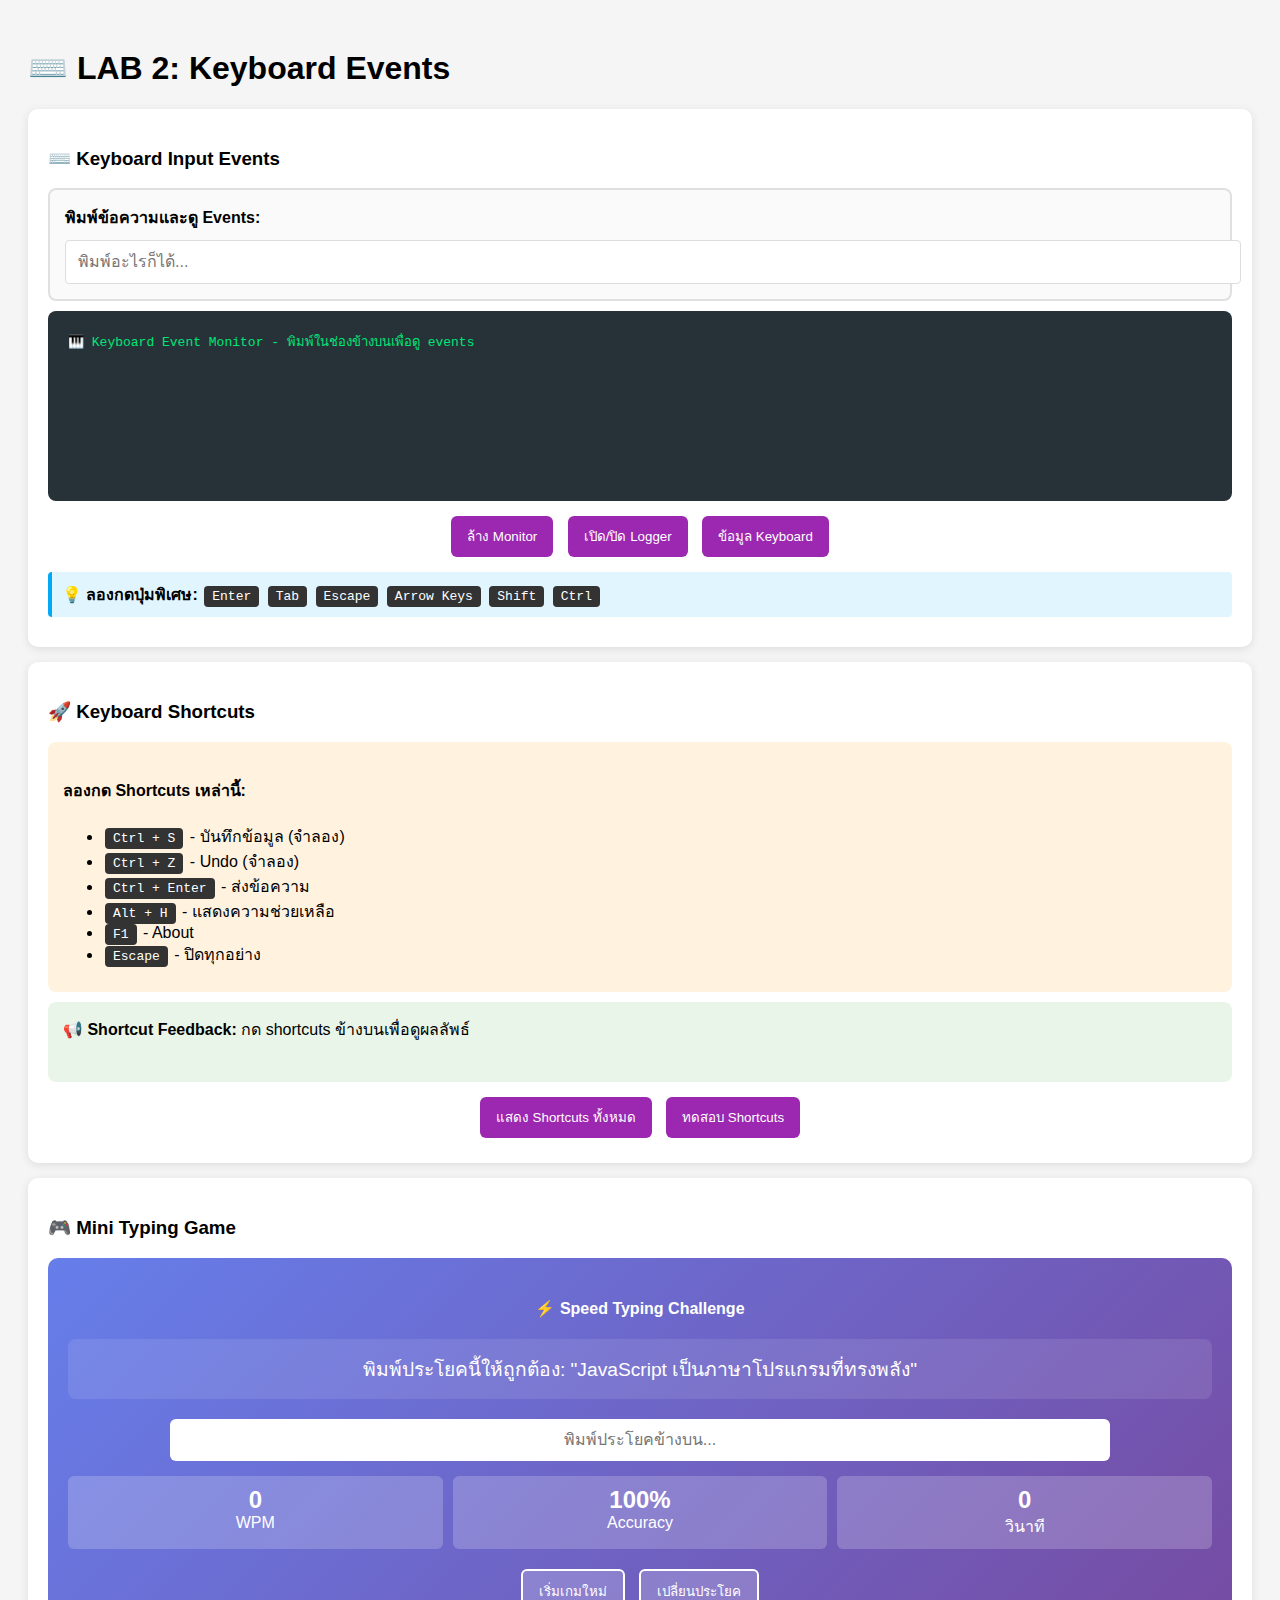
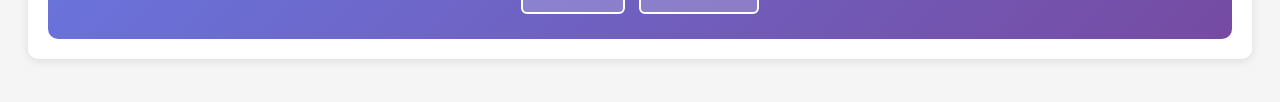
<file: Day 2/event-lab2.html>
<!DOCTYPE html>
<html lang="th">
<head>
    <meta charset="UTF-8">
    <meta name="viewport" content="width=device-width, initial-scale=1.0">
    <title>LAB 2: Keyboard Events</title>
    <style>
        body { font-family: Arial, sans-serif; padding: 20px; background: #f5f5f5; }
        .demo-section { background: white; padding: 20px; margin: 15px 0; border-radius: 10px; box-shadow: 0 2px 10px rgba(0,0,0,0.1); }
        .demo-btn { background: #9c27b0; color: white; padding: 10px 16px; border: none; border-radius: 6px; cursor: pointer; margin: 5px; }
        .demo-btn:hover { background: #7b1fa2; }
        .input-area { padding: 15px; border: 2px solid #e0e0e0; border-radius: 8px; margin: 10px 0; background: #fafafa; }
        .input-area:focus-within { border-color: #9c27b0; background: white; }
        .key-display { background: #263238; color: #00e676; padding: 20px; border-radius: 8px; font-family: monospace; min-height: 150px; overflow-y: auto; margin: 10px 0; }
        .typing-game { background: linear-gradient(135deg, #667eea 0%, #764ba2 100%); color: white; padding: 20px; border-radius: 10px; text-align: center; }
        .shortcut-hint { background: #e1f5fe; border-left: 4px solid #03a9f4; padding: 10px; margin: 10px 0; border-radius: 4px; }
        .key-combo { background: #333; color: white; padding: 3px 8px; border-radius: 4px; font-family: monospace; margin: 0 2px; }
    </style>
</head>
<body>
    <h1>⌨️ LAB 2: Keyboard Events</h1>

    <!-- Section 1: Basic Keyboard Input -->
    <div class="demo-section">
        <h3>⌨️ Keyboard Input Events</h3>
        
        <div class="input-area">
            <label for="text-input" style="display: block; margin-bottom: 10px; font-weight: bold;">พิมพ์ข้อความและดู Events:</label>
            <input type="text" id="text-input" placeholder="พิมพ์อะไรก็ได้..." 
                   style="width: 100%; padding: 12px; border: 1px solid #ddd; border-radius: 4px; font-size: 16px;">
        </div>
        
        <div class="key-display" id="key-display">
            <div>🎹 Keyboard Event Monitor - พิมพ์ในช่องข้างบนเพื่อดู events</div>
        </div>
        
        <div style="text-align: center;">
            <button class="demo-btn" onclick="clearKeyDisplay()">ล้าง Monitor</button>
            <button class="demo-btn" onclick="toggleKeyLogger()">เปิด/ปิด Logger</button>
            <button class="demo-btn" onclick="showKeyboardInfo()">ข้อมูล Keyboard</button>
        </div>

        <div class="shortcut-hint">
            <strong>💡 ลองกดปุ่มพิเศษ:</strong>
            <span class="key-combo">Enter</span>
            <span class="key-combo">Tab</span>
            <span class="key-combo">Escape</span>
            <span class="key-combo">Arrow Keys</span>
            <span class="key-combo">Shift</span>
            <span class="key-combo">Ctrl</span>
        </div>
    </div>

    <!-- Section 2: Keyboard Shortcuts -->
    <div class="demo-section">
        <h3>🚀 Keyboard Shortcuts</h3>
        
        <div style="background: #fff3e0; padding: 15px; border-radius: 8px; margin: 10px 0;">
            <h4>ลองกด Shortcuts เหล่านี้:</h4>
            <ul style="margin: 10px 0;">
                <li><span class="key-combo">Ctrl + S</span> - บันทึกข้อมูล (จำลอง)</li>
                <li><span class="key-combo">Ctrl + Z</span> - Undo (จำลอง)</li>
                <li><span class="key-combo">Ctrl + Enter</span> - ส่งข้อความ</li>
                <li><span class="key-combo">Alt + H</span> - แสดงความช่วยเหลือ</li>
                <li><span class="key-combo">F1</span> - About</li>
                <li><span class="key-combo">Escape</span> - ปิดทุกอย่าง</li>
            </ul>
        </div>

        <div id="shortcut-feedback" style="background: #e8f5e8; padding: 15px; border-radius: 8px; margin: 10px 0; min-height: 50px;">
            <strong>📢 Shortcut Feedback:</strong> กด shortcuts ข้างบนเพื่อดูผลลัพธ์
        </div>

        <div style="text-align: center;">
            <button class="demo-btn" onclick="showShortcutHelp()">แสดง Shortcuts ทั้งหมด</button>
            <button class="demo-btn" onclick="testShortcuts()">ทดสอบ Shortcuts</button>
        </div>
    </div>

    <!-- Section 3: Typing Game -->
    <div class="demo-section">
        <h3>🎮 Mini Typing Game</h3>
        
        <div class="typing-game">
            <h4>⚡ Speed Typing Challenge</h4>
            <div id="typing-text" style="font-size: 1.2em; margin: 20px 0; background: rgba(255,255,255,0.1); padding: 15px; border-radius: 8px;">
                พิมพ์ประโยคนี้ให้ถูกต้อง: "JavaScript เป็นภาษาโปรแกรมที่ทรงพลัง"
            </div>
            
            <input type="text" id="typing-input" placeholder="พิมพ์ประโยคข้างบน..." 
                   style="width: 80%; padding: 12px; border: none; border-radius: 6px; font-size: 16px; text-align: center;">
            
            <div id="typing-stats" style="margin-top: 15px; display: grid; grid-template-columns: repeat(auto-fit, minmax(120px, 1fr)); gap: 10px;">
                <div style="background: rgba(255,255,255,0.2); padding: 10px; border-radius: 6px;">
                    <div style="font-size: 1.5em; font-weight: bold;" id="typing-speed">0</div>
                    <div>WPM</div>
                </div>
                <div style="background: rgba(255,255,255,0.2); padding: 10px; border-radius: 6px;">
                    <div style="font-size: 1.5em; font-weight: bold;" id="typing-accuracy">100%</div>
                    <div>Accuracy</div>
                </div>
                <div style="background: rgba(255,255,255,0.2); padding: 10px; border-radius: 6px;">
                    <div style="font-size: 1.5em; font-weight: bold;" id="typing-time">0</div>
                    <div>วินาที</div>
                </div>
            </div>
            
            <div style="margin-top: 15px;">
                <button class="demo-btn" onclick="startTypingGame()" style="background: rgba(255,255,255,0.2); border: 2px solid white;">เริ่มเกมใหม่</button>
                <button class="demo-btn" onclick="changeTypingText()" style="background: rgba(255,255,255,0.2); border: 2px solid white;">เปลี่ยนประโยค</button>
            </div>
        </div>
    </div>

    <script>
        // Global variables
        let keyLoggerEnabled = true;
        let shortcuts = {};
        let typingStartTime = null;
        let typingTexts = [
            "JavaScript เป็นภาษาโปรแกรมที่ทรงพลัง",
            "DOM Manipulation ช่วยให้เว็บไซต์มีปฏิสัมพันธ์",
            "Event Handling เป็นหัวใจของการโต้ตอบ",
            "Programming ต้องอาศัยการฝึกฝนอย่างสม่ำเสมอ",
            "Web Development เป็นทักษะที่มีค่า"
        ];
        let currentTypingText = typingTexts[0];

        // Key display logging
        function logKey(eventType, event) {
            if (!keyLoggerEnabled) return;
            
            const display = document.getElementById('key-display');
            const timestamp = new Date().toLocaleTimeString();
            const keyInfo = `[${timestamp}] ${eventType}: "${event.key}" (Code: ${event.code}) ${event.ctrlKey ? '+ Ctrl' : ''} ${event.shiftKey ? '+ Shift' : ''} ${event.altKey ? '+ Alt' : ''}`;
            
            const logEntry = document.createElement('div');
            logEntry.textContent = keyInfo;
            display.appendChild(logEntry);
            display.scrollTop = display.scrollHeight;
            
            console.log('Key Event:', eventType, event);
        }

        // LAB 2.1: Basic Keyboard Input
        function setupKeyboardInput() {
            const textInput = document.getElementById('text-input');
            
            // Key down event
            textInput.addEventListener('keydown', function(event) {
                logKey('KEYDOWN', event);
                
                // Special key handling
                if (event.key === 'Enter') {
                    event.preventDefault();
                    alert(`คุณกด Enter! ข้อความ: "${this.value}"`);
                    logKey('SPECIAL', { ...event, message: 'Enter pressed - form submission prevented' });
                }
                
                if (event.key === 'Tab') {
                    logKey('SPECIAL', { ...event, message: 'Tab pressed - focus management' });
                }
                
                if (event.key === 'Escape') {
                    this.value = '';
                    this.blur();
                    logKey('SPECIAL', { ...event, message: 'Escape pressed - input cleared' });
                }
            });
            
            // Key up event
            textInput.addEventListener('keyup', function(event) {
                logKey('KEYUP', event);
                
                // Update character count
                if (this.value.length > 0) {
                    this.style.backgroundColor = '#e8f5e8';
                } else {
                    this.style.backgroundColor = 'white';
                }
            });
            
            // Input event (การเปลี่ยนแปลงค่า)
            textInput.addEventListener('input', function(event) {
                logKey('INPUT', { ...event, value: this.value, length: this.value.length });
            });
            
            // Focus events
            textInput.addEventListener('focus', function() {
                logKey('FOCUS', { key: 'focus', message: 'Input focused' });
                this.style.borderColor = '#9c27b0';
            });
            
            textInput.addEventListener('blur', function() {
                logKey('BLUR', { key: 'blur', message: 'Input blurred' });
                this.style.borderColor = '#ddd';
            });
        }

        function clearKeyDisplay() {
            const display = document.getElementById('key-display');
            display.innerHTML = '<div>🎹 Keyboard Event Monitor - พิมพ์ในช่องข้างบนเพื่อดู events</div>';
        }

        function toggleKeyLogger() {
            keyLoggerEnabled = !keyLoggerEnabled;
            const status = keyLoggerEnabled ? 'เปิด' : 'ปิด';
            logKey('LOGGER', { key: 'toggle', message: `Key Logger ${status}` });
        }

        function showKeyboardInfo() {
            const info = `
                🎹 ข้อมูล Keyboard API:
                - event.key: ค่าของปุ่มที่กด
                - event.code: รหัสทางกายภาพของปุ่ม
                - event.ctrlKey: กด Ctrl หรือไม่
                - event.shiftKey: กด Shift หรือไม่
                - event.altKey: กด Alt หรือไม่
                - event.metaKey: กด Meta (Cmd/Win) หรือไม่
            `;
            alert(info);
        }

        // LAB 2.2: Keyboard Shortcuts
        function setupShortcuts() {
            // Global shortcut listener
            document.addEventListener('keydown', function(event) {
                const combo = [];
                
                if (event.ctrlKey) combo.push('Ctrl');
                if (event.altKey) combo.push('Alt');
                if (event.shiftKey) combo.push('Shift');
                combo.push(event.key);
                
                const shortcutKey = combo.join('+');
                
                // Handle specific shortcuts
                switch (shortcutKey) {
                    case 'Ctrl+s':
                        event.preventDefault();
                        showShortcutFeedback('💾 บันทึกข้อมูลแล้ว (จำลอง)', 'success');
                        break;
                        
                    case 'Ctrl+z':
                        event.preventDefault();
                        showShortcutFeedback('↶ Undo การดำเนินการล่าสุด (จำลอง)', 'info');
                        break;
                        
                    case 'Ctrl+Enter':
                        event.preventDefault();
                        showShortcutFeedback('📤 ส่งข้อความแล้ว!', 'success');
                        break;
                        
                    case 'Alt+h':
                        event.preventDefault();
                        showShortcutFeedback('❓ แสดงหน้าความช่วยเหลือ', 'info');
                        break;
                        
                    case 'F1':
                        event.preventDefault();
                        showShortcutFeedback('ℹ️ Event Handling LAB - สร้างโดย JavaScript', 'info');
                        break;
                        
                    case 'Escape':
                        showShortcutFeedback('🚫 ปิดทุกอย่างและรีเซ็ต', 'warning');
                        document.getElementById('text-input').value = '';
                        document.getElementById('typing-input').value = '';
                        break;
                        
                    default:
                        // Log other combinations
                        if (combo.length > 1) {
                            console.log('Unhandled shortcut:', shortcutKey);
                        }
                }
            });
        }

        function showShortcutFeedback(message, type = 'info') {
            const feedback = document.getElementById('shortcut-feedback');
            const colors = {
                success: '#e8f5e8',
                info: '#e3f2fd',
                warning: '#fff3e0',
                error: '#ffebee'
            };
            
            feedback.style.backgroundColor = colors[type];
            feedback.innerHTML = `<strong>📢 Shortcut Feedback:</strong> ${message}`;
            
            setTimeout(() => {
                feedback.style.backgroundColor = '#e8f5e8';
                feedback.innerHTML = '<strong>📢 Shortcut Feedback:</strong> กด shortcuts ข้างบนเพื่อดูผลลัพธ์';
            }, 3000);
        }

        function showShortcutHelp() {
            const help = `
🚀 Keyboard Shortcuts ทั้งหมด:

💾 Ctrl + S - บันทึกข้อมูล
↶ Ctrl + Z - Undo
📤 Ctrl + Enter - ส่งข้อความ
❓ Alt + H - ความช่วยเหลือ
ℹ️ F1 - About
🚫 Escape - ปิด/รีเซ็ต

💡 เคล็ดลับ: Shortcuts เหล่านี้ทำงานทุกที่ในหน้าเว็บ
            `;
            alert(help);
        }

        function testShortcuts() {
            const shortcuts = ['Ctrl+S', 'Ctrl+Z', 'Ctrl+Enter', 'Alt+H', 'F1'];
            let message = '🧪 ทดสอบ Shortcuts:\n\n';
            
            shortcuts.forEach(shortcut => {
                message += `✅ ${shortcut} - พร้อมใช้งาน\n`;
            });
            
            message += '\n💡 ลองกด shortcuts เหล่านี้เพื่อดูการทำงาน';
            alert(message);
        }

        // LAB 2.3: Typing Game
        function setupTypingGame() {
            const typingInput = document.getElementById('typing-input');
            let startTime = null;
            
            typingInput.addEventListener('input', function() {
                if (!startTime) {
                    startTime = Date.now();
                    typingStartTime = startTime;
                }
                
                updateTypingStats();
            });
            
            typingInput.addEventListener('keydown', function(event) {
                if (event.key === 'Enter') {
                    event.preventDefault();
                    checkTypingComplete();
                }
            });
        }

        function updateTypingStats() {
            const input = document.getElementById('typing-input').value;
            const targetText = currentTypingText;
            
            if (!typingStartTime) return;
            
            // คำนวณเวลา
            const elapsedTime = (Date.now() - typingStartTime) / 1000;
            document.getElementById('typing-time').textContent = Math.round(elapsedTime);
            
            // คำนวณ WPM (Words Per Minute)
            const words = input.trim().split(' ').length;
            const wpm = Math.round((words / elapsedTime) * 60) || 0;
            document.getElementById('typing-speed').textContent = wpm;
            
            // คำนวณ Accuracy
            let correct = 0;
            for (let i = 0; i < input.length; i++) {
                if (input[i] === targetText[i]) {
                    correct++;
                }
            }
            const accuracy = input.length > 0 ? Math.round((correct / input.length) * 100) : 100;
            document.getElementById('typing-accuracy').textContent = accuracy + '%';
            
            // เปลี่ยนสีตาม accuracy
            const typingInput = document.getElementById('typing-input');
            if (accuracy >= 90) {
                typingInput.style.backgroundColor = '#c8e6c9';
            } else if (accuracy >= 70) {
                typingInput.style.backgroundColor = '#fff9c4';
            } else {
                typingInput.style.backgroundColor = '#ffcdd2';
            }
        }

        function checkTypingComplete() {
            const input = document.getElementById('typing-input').value;
            const targetText = currentTypingText;
            
            if (input === targetText) {
                const elapsedTime = (Date.now() - typingStartTime) / 1000;
                const wpm = Math.round((targetText.split(' ').length / elapsedTime) * 60);
                
                alert(`🎉 เก่งมาก! เสร็จใน ${elapsedTime.toFixed(1)} วินาที\nความเร็ว: ${wpm} WPM`);
                startTypingGame();
            } else {
                alert('⚠️ ยังไม่ถูกต้อง ลองอีกครั้ง');
            }
        }

        function startTypingGame() {
            document.getElementById('typing-input').value = '';
            document.getElementById('typing-input').style.backgroundColor = 'white';
            document.getElementById('typing-speed').textContent = '0';
            document.getElementById('typing-accuracy').textContent = '100%';
            document.getElementById('typing-time').textContent = '0';
            typingStartTime = null;
            
            document.getElementById('typing-input').focus();
        }

        function changeTypingText() {
            const randomIndex = Math.floor(Math.random() * typingTexts.length);
            currentTypingText = typingTexts[randomIndex];
            document.getElementById('typing-text').innerHTML = 
                `พิมพ์ประโยคนี้ให้ถูกต้อง: "${currentTypingText}"`;
            startTypingGame();
        }

        // Initialize all keyboard events
        function initializeKeyboardEvents() {
            setupKeyboardInput();
            setupShortcuts();
            setupTypingGame();
            
            console.log('=== Keyboard Events LAB 2 เริ่มต้น ===');
        }

        // Start when page loads
        document.addEventListener('DOMContentLoaded', function() {
            initializeKeyboardEvents();
        });
    </script>
</body>
</html>
</file>
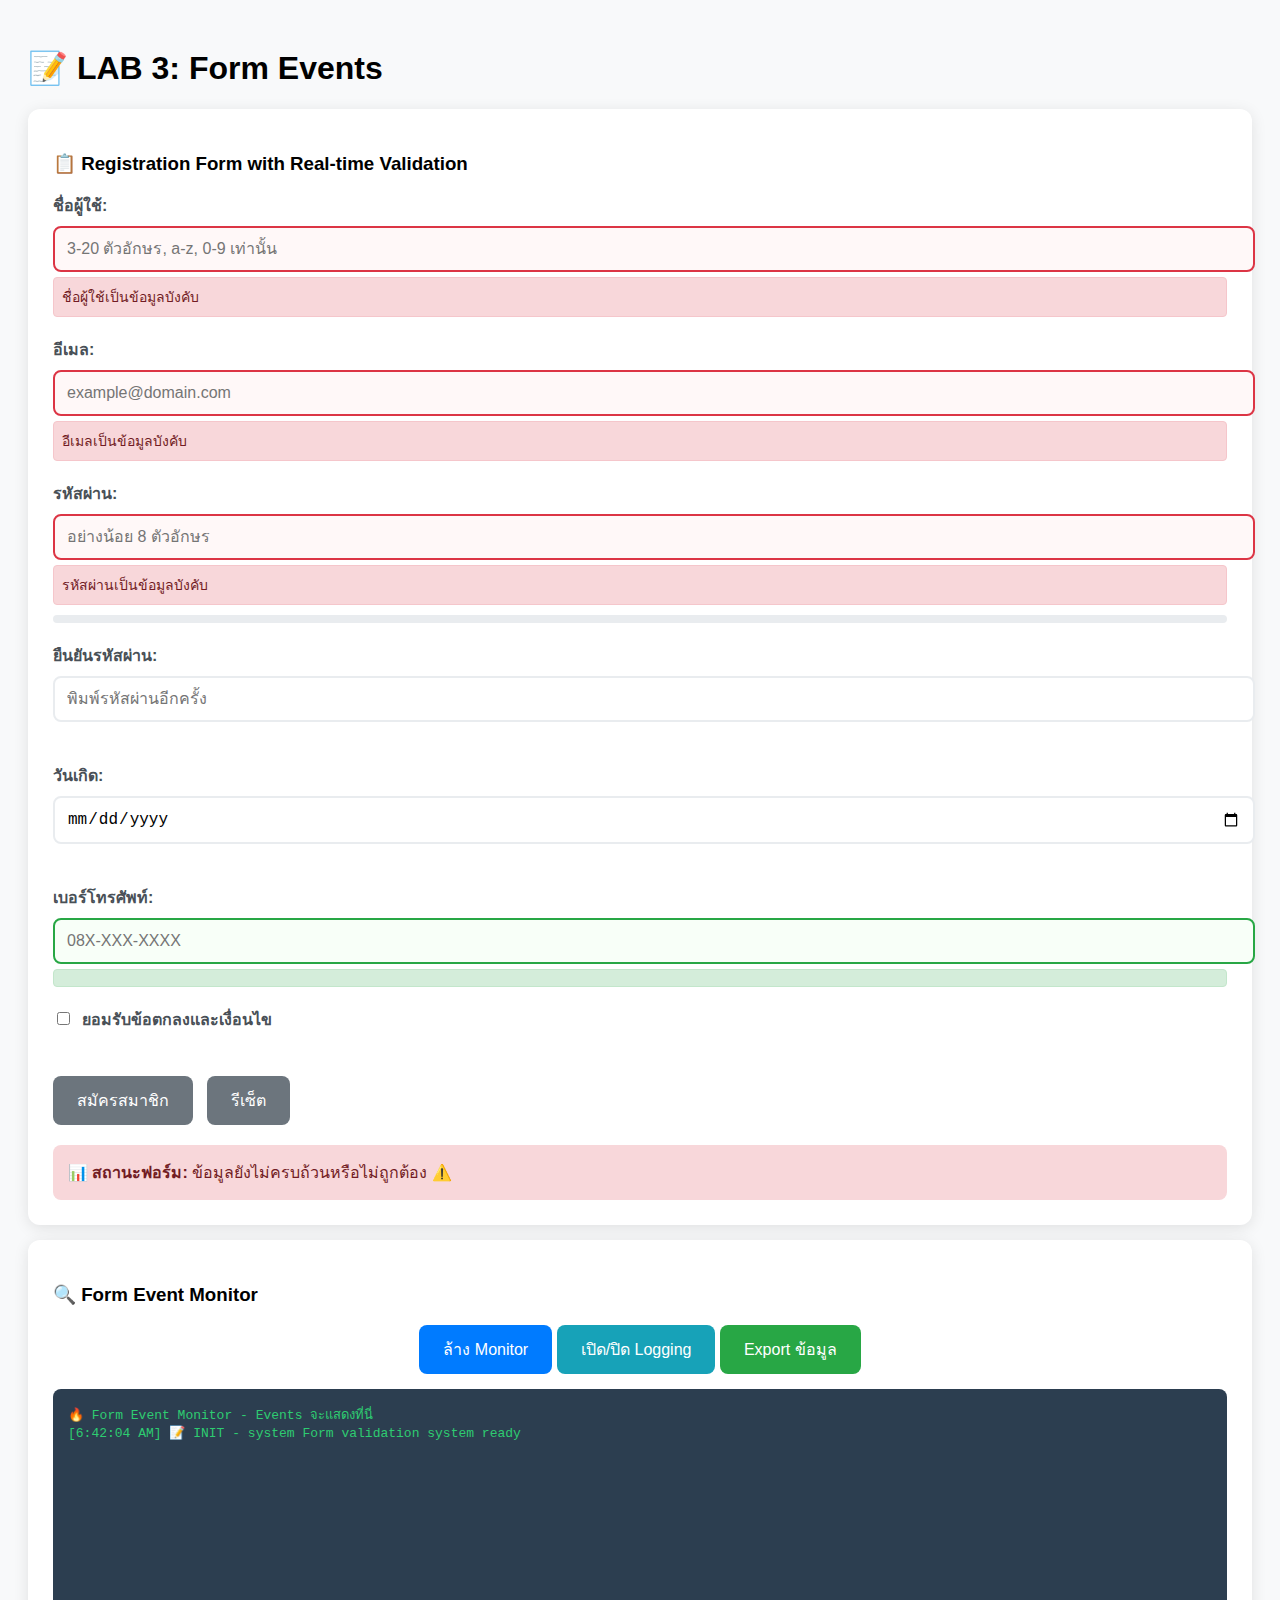
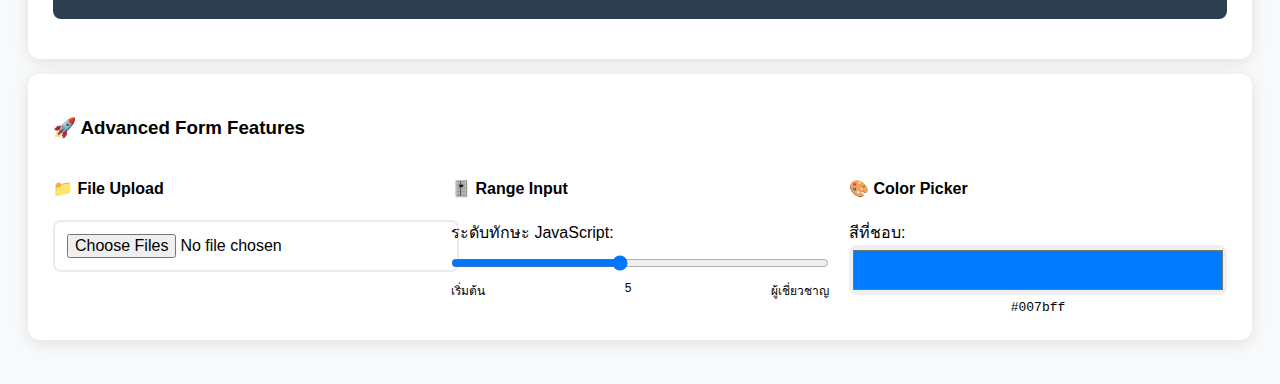
<file: Day 2/event-lab3.html>
<!DOCTYPE html>
<html lang="th">
<head>
    <meta charset="UTF-8">
    <meta name="viewport" content="width=device-width, initial-scale=1.0">
    <title>LAB 3: Form Events</title>
    <style>
        body { font-family: Arial, sans-serif; padding: 20px; background: #f8f9fa; }
        .demo-section { background: white; padding: 25px; margin: 15px 0; border-radius: 12px; box-shadow: 0 3px 15px rgba(0,0,0,0.1); }
        .form-group { margin-bottom: 20px; }
        .form-group label { display: block; margin-bottom: 8px; font-weight: bold; color: #495057; }
        .form-control { width: 100%; padding: 12px; border: 2px solid #e9ecef; border-radius: 8px; font-size: 16px; transition: all 0.3s ease; }
        .form-control:focus { outline: none; border-color: #007bff; box-shadow: 0 0 0 0.2rem rgba(0,123,255,0.25); }
        .form-control.valid { border-color: #28a745; background: #f8fff8; }
        .form-control.invalid { border-color: #dc3545; background: #fff8f8; }
        .feedback { font-size: 14px; margin-top: 5px; padding: 8px; border-radius: 4px; }
        .feedback.valid { color: #155724; background: #d4edda; border: 1px solid #c3e6cb; }
        .feedback.invalid { color: #721c24; background: #f8d7da; border: 1px solid #f5c6cb; }
        .form-btn { background: #007bff; color: white; padding: 12px 24px; border: none; border-radius: 8px; cursor: pointer; font-size: 16px; }
        .form-btn:hover { background: #0056b3; }
        .form-btn:disabled { background: #6c757d; cursor: not-allowed; }
        .progress-bar { height: 8px; background: #e9ecef; border-radius: 4px; overflow: hidden; margin: 10px 0; }
        .progress-fill { height: 100%; background: linear-gradient(90deg, #ff6b6b, #ffa500, #28a745); transition: width 0.3s ease; }
        .event-monitor { background: #2c3e50; color: #2ecc71; padding: 15px; border-radius: 8px; font-family: monospace; height: 200px; overflow-y: auto; margin: 15px 0; }
    </style>
</head>
<body>
    <h1>📝 LAB 3: Form Events</h1>

    <!-- Section 1: Registration Form -->
    <div class="demo-section">
        <h3>📋 Registration Form with Real-time Validation</h3>
        
        <form id="registration-form" novalidate>
            <div class="form-group">
                <label for="username">ชื่อผู้ใช้:</label>
                <input type="text" id="username" class="form-control" name="username" 
                       placeholder="3-20 ตัวอักษร, a-z, 0-9 เท่านั้น" autocomplete="username">
                <div id="username-feedback" class="feedback"></div>
            </div>

            <div class="form-group">
                <label for="email">อีเมล:</label>
                <input type="email" id="email" class="form-control" name="email" 
                       placeholder="example@domain.com" autocomplete="email">
                <div id="email-feedback" class="feedback"></div>
            </div>

            <div class="form-group">
                <label for="password">รหัสผ่าน:</label>
                <input type="password" id="password" class="form-control" name="password" 
                       placeholder="อย่างน้อย 8 ตัวอักษร" autocomplete="new-password">
                <div id="password-feedback" class="feedback"></div>
                <div class="progress-bar">
                    <div id="password-strength" class="progress-fill" style="width: 0%"></div>
                </div>
            </div>

            <div class="form-group">
                <label for="confirm-password">ยืนยันรหัสผ่าน:</label>
                <input type="password" id="confirm-password" class="form-control" name="confirmPassword" 
                       placeholder="พิมพ์รหัสผ่านอีกครั้ง" autocomplete="new-password">
                <div id="confirm-password-feedback" class="feedback"></div>
            </div>

            <div class="form-group">
                <label for="birthdate">วันเกิด:</label>
                <input type="date" id="birthdate" class="form-control" name="birthdate">
                <div id="birthdate-feedback" class="feedback"></div>
            </div>

            <div class="form-group">
                <label for="phone">เบอร์โทรศัพท์:</label>
                <input type="tel" id="phone" class="form-control" name="phone" 
                       placeholder="08X-XXX-XXXX" autocomplete="tel">
                <div id="phone-feedback" class="feedback"></div>
            </div>

            <div class="form-group">
                <label>
                    <input type="checkbox" id="terms" name="terms" style="margin-right: 8px;">
                    ยอมรับข้อตกลงและเงื่อนไข
                </label>
                <div id="terms-feedback" class="feedback"></div>
            </div>

            <button type="submit" id="submit-btn" class="form-btn" disabled>สมัครสมาชิก</button>
            <button type="button" class="form-btn" onclick="resetForm()" style="background: #6c757d; margin-left: 10px;">รีเซ็ต</button>
        </form>

        <div id="form-status" style="margin-top: 20px; padding: 15px; border-radius: 8px; background: #e2e3e5;">
            <strong>📊 สถานะฟอร์ม:</strong> <span id="status-text">รอการกรอกข้อมูล</span>
        </div>
    </div>

    <!-- Section 2: Event Monitor -->
    <div class="demo-section">
        <h3>🔍 Form Event Monitor</h3>
        
        <div style="text-align: center; margin-bottom: 15px;">
            <button class="form-btn" onclick="clearEventMonitor()">ล้าง Monitor</button>
            <button class="form-btn" onclick="toggleEventLogging()" style="background: #17a2b8;">เปิด/ปิด Logging</button>
            <button class="form-btn" onclick="exportFormData()" style="background: #28a745;">Export ข้อมูล</button>
        </div>

        <div id="event-monitor" class="event-monitor">
            <div>🔥 Form Event Monitor - Events จะแสดงที่นี่</div>
        </div>
    </div>

    <!-- Section 3: Advanced Form Features -->
    <div class="demo-section">
        <h3>🚀 Advanced Form Features</h3>
        
        <div style="display: grid; grid-template-columns: repeat(auto-fit, minmax(250px, 1fr)); gap: 20px;">
            <div>
                <h4>📁 File Upload</h4>
                <input type="file" id="file-upload" class="form-control" accept=".jpg,.png,.pdf" multiple>
                <div id="file-feedback" class="feedback"></div>
                <div id="file-list" style="margin-top: 10px;"></div>
            </div>
            
            <div>
                <h4>🎚️ Range Input</h4>
                <label for="skill-level">ระดับทักษะ JavaScript:</label>
                <input type="range" id="skill-level" min="1" max="10" value="5" 
                       style="width: 100%; margin: 10px 0;">
                <div style="display: flex; justify-content: space-between; font-size: 12px;">
                    <span>เริ่มต้น</span>
                    <span id="skill-value">5</span>
                    <span>ผู้เชี่ยวชาญ</span>
                </div>
            </div>
            
            <div>
                <h4>🎨 Color Picker</h4>
                <label for="favorite-color">สีที่ชอบ:</label>
                <input type="color" id="favorite-color" value="#007bff" 
                       style="width: 100%; height: 50px; border: none; border-radius: 8px; cursor: pointer;">
                <div id="color-value" style="text-align: center; margin-top: 5px; font-family: monospace;">#007bff</div>
            </div>
        </div>
    </div>

    <script>
        // Global variables
        let eventLoggingEnabled = true;
        let validationRules = {};
        let formData = {};

        // Form validation rules
        validationRules = {
            username: {
                required: true,
                minLength: 3,
                maxLength: 20,
                pattern: /^[a-z0-9]+$/,
                message: {
                    required: 'ชื่อผู้ใช้เป็นข้อมูลบังคับ',
                    minLength: 'ชื่อผู้ใช้ต้องมีอย่างน้อย 3 ตัวอักษร',
                    maxLength: 'ชื่อผู้ใช้ต้องไม่เกิน 20 ตัวอักษร',
                    pattern: 'ใช้ได้เฉพาะ a-z และ 0-9 เท่านั้น'
                }
            },
            email: {
                required: true,
                pattern: /^[^\s@]+@[^\s@]+\.[^\s@]+$/,
                message: {
                    required: 'อีเมลเป็นข้อมูลบังคับ',
                    pattern: 'รูปแบบอีเมลไม่ถูกต้อง'
                }
            },
            password: {
                required: true,
                minLength: 8,
                strength: true,
                message: {
                    required: 'รหัสผ่านเป็นข้อมูลบังคับ',
                    minLength: 'รหัสผ่านต้องมีอย่างน้อย 8 ตัวอักษร',
                    strength: 'รหัสผ่านต้องมีตัวอักษรพิมพ์ใหญ่ พิมพ์เล็ก และตัวเลข'
                }
            },
            phone: {
                required: false,
                pattern: /^0[689][0-9]{8}$/,
                message: {
                    pattern: 'รูปแบบเบอร์โทรไม่ถูกต้อง (08X-XXX-XXXX)'
                }
            }
        };

        // Event logging function
        function logFormEvent(eventType, target, details = '') {
            if (!eventLoggingEnabled) return;
            
            const monitor = document.getElementById('event-monitor');
            const timestamp = new Date().toLocaleTimeString();
            const logEntry = document.createElement('div');
            
            logEntry.innerHTML = `[${timestamp}] 📝 ${eventType} - ${target.name || target.id} ${details}`;
            monitor.appendChild(logEntry);
            monitor.scrollTop = monitor.scrollHeight;
            
            console.log(`Form Event: ${eventType}`, target, details);
        }

        // Validation functions
        function validateField(fieldName, value) {
            const rules = validationRules[fieldName];
            if (!rules) return { valid: true, message: '' };
            
            // Required check
            if (rules.required && (!value || value.trim() === '')) {
                return { valid: false, message: rules.message.required };
            }
            
            // Skip other checks if field is empty and not required
            if (!rules.required && (!value || value.trim() === '')) {
                return { valid: true, message: '' };
            }
            
            // Length checks
            if (rules.minLength && value.length < rules.minLength) {
                return { valid: false, message: rules.message.minLength };
            }
            
            if (rules.maxLength && value.length > rules.maxLength) {
                return { valid: false, message: rules.message.maxLength };
            }
            
            // Pattern check
            if (rules.pattern && !rules.pattern.test(value)) {
                return { valid: false, message: rules.message.pattern };
            }
            
            // Special validation for password strength
            if (rules.strength && fieldName === 'password') {
                const hasUpper = /[A-Z]/.test(value);
                const hasLower = /[a-z]/.test(value);
                const hasNumber = /[0-9]/.test(value);
                
                if (!hasUpper || !hasLower || !hasNumber) {
                    return { valid: false, message: rules.message.strength };
                }
            }
            
            return { valid: true, message: 'ถูกต้อง!' };
        }

        function updateFieldFeedback(fieldName, validation) {
            const field = document.getElementById(fieldName);
            const feedback = document.getElementById(fieldName + '-feedback');
            
            if (validation.valid) {
                field.classList.add('valid');
                field.classList.remove('invalid');
                feedback.textContent = validation.message;
                feedback.classList.add('valid');
                feedback.classList.remove('invalid');
            } else {
                field.classList.add('invalid');
                field.classList.remove('valid');
                feedback.textContent = validation.message;
                feedback.classList.add('invalid');
                feedback.classList.remove('valid');
            }
        }

        function calculatePasswordStrength(password) {
            let score = 0;
            
            if (password.length >= 8) score += 25;
            if (/[a-z]/.test(password)) score += 25;
            if (/[A-Z]/.test(password)) score += 25;
            if (/[0-9]/.test(password)) score += 25;
            
            return score;
        }

        // Form setup
        function setupFormValidation() {
            const form = document.getElementById('registration-form');
            const submitBtn = document.getElementById('submit-btn');
            
            // Setup individual field listeners
            Object.keys(validationRules).forEach(fieldName => {
                const field = document.getElementById(fieldName);
                if (!field) return;
                
                // Input event for real-time validation
                field.addEventListener('input', function() {
                    const validation = validateField(fieldName, this.value);
                    updateFieldFeedback(fieldName, validation);
                    
                    // Special handling for password strength
                    if (fieldName === 'password') {
                        const strength = calculatePasswordStrength(this.value);
                        document.getElementById('password-strength').style.width = strength + '%';
                    }
                    
                    // Check confirm password
                    if (fieldName === 'password') {
                        const confirmField = document.getElementById('confirm-password');
                        if (confirmField.value) {
                            validateConfirmPassword();
                        }
                    }
                    
                    logFormEvent('INPUT', this, `value: "${this.value}"`);
                    updateFormStatus();
                });
                
                // Focus events
                field.addEventListener('focus', function() {
                    logFormEvent('FOCUS', this);
                });
                
                field.addEventListener('blur', function() {
                    const validation = validateField(fieldName, this.value);
                    updateFieldFeedback(fieldName, validation);
                    logFormEvent('BLUR', this, `validation: ${validation.valid ? 'PASS' : 'FAIL'}`);
                });
            });
            
            // Confirm password validation
            document.getElementById('confirm-password').addEventListener('input', validateConfirmPassword);
            
            // Terms checkbox
            document.getElementById('terms').addEventListener('change', function() {
                const feedback = document.getElementById('terms-feedback');
                if (this.checked) {
                    feedback.textContent = 'ยอมรับข้อตกลงแล้ว';
                    feedback.classList.add('valid');
                    feedback.classList.remove('invalid');
                } else {
                    feedback.textContent = 'จำเป็นต้องยอมรับข้อตกลง';
                    feedback.classList.add('invalid');
                    feedback.classList.remove('valid');
                }
                logFormEvent('CHANGE', this, `checked: ${this.checked}`);
                updateFormStatus();
            });
            
            // Birthdate validation
            document.getElementById('birthdate').addEventListener('input', function() {
                const birthDate = new Date(this.value);
                const today = new Date();
                const age = today.getFullYear() - birthDate.getFullYear();
                
                const feedback = document.getElementById('birthdate-feedback');
                if (age >= 13 && age <= 100) {
                    feedback.textContent = `อายุ ${age} ปี`;
                    feedback.classList.add('valid');
                    feedback.classList.remove('invalid');
                    this.classList.add('valid');
                    this.classList.remove('invalid');
                } else {
                    feedback.textContent = 'อายุต้องอยู่ระหว่าง 13-100 ปี';
                    feedback.classList.add('invalid');
                    feedback.classList.remove('valid');
                    this.classList.add('invalid');
                    this.classList.remove('valid');
                }
                
                logFormEvent('DATE_CHANGE', this, `age: ${age}`);
            });
            
            // Form submit
            form.addEventListener('submit', function(event) {
                event.preventDefault();
                logFormEvent('SUBMIT', this, 'form submission prevented');
                
                if (validateForm()) {
                    simulateFormSubmission();
                } else {
                    alert('⚠️ กรุณาตรวจสอบข้อมูลที่กรอกให้ถูกต้อง');
                }
            });
        }

        function validateConfirmPassword() {
            const password = document.getElementById('password').value;
            const confirmPassword = document.getElementById('confirm-password').value;
            const feedback = document.getElementById('confirm-password-feedback');
            const field = document.getElementById('confirm-password');
            
            if (confirmPassword === '') {
                feedback.textContent = '';
                field.classList.remove('valid', 'invalid');
            } else if (password === confirmPassword) {
                feedback.textContent = 'รหัสผ่านตรงกัน';
                feedback.classList.add('valid');
                feedback.classList.remove('invalid');
                field.classList.add('valid');
                field.classList.remove('invalid');
            } else {
                feedback.textContent = 'รหัสผ่านไม่ตรงกัน';
                feedback.classList.add('invalid');
                feedback.classList.remove('valid');
                field.classList.add('invalid');
                field.classList.remove('valid');
            }
            
            logFormEvent('CONFIRM_PASSWORD', field, `match: ${password === confirmPassword}`);
        }

        function validateForm() {
            let isValid = true;
            
            // Validate all fields
            Object.keys(validationRules).forEach(fieldName => {
                const field = document.getElementById(fieldName);
                if (field) {
                    const validation = validateField(fieldName, field.value);
                    updateFieldFeedback(fieldName, validation);
                    if (!validation.valid) isValid = false;
                }
            });
            
            // Check confirm password
            const password = document.getElementById('password').value;
            const confirmPassword = document.getElementById('confirm-password').value;
            if (password !== confirmPassword) isValid = false;
            
            // Check terms
            const terms = document.getElementById('terms').checked;
            if (!terms) isValid = false;
            
            // Check birthdate
            const birthdate = document.getElementById('birthdate').value;
            if (birthdate) {
                const age = new Date().getFullYear() - new Date(birthdate).getFullYear();
                if (age < 13 || age > 100) isValid = false;
            }
            
            return isValid;
        }

        function updateFormStatus() {
            const isValid = validateForm();
            const submitBtn = document.getElementById('submit-btn');
            const statusText = document.getElementById('status-text');
            const formStatus = document.getElementById('form-status');
            
            if (isValid) {
                submitBtn.disabled = false;
                statusText.textContent = 'พร้อมส่งข้อมูล ✅';
                formStatus.style.background = '#d4edda';
                formStatus.style.color = '#155724';
            } else {
                submitBtn.disabled = true;
                statusText.textContent = 'ข้อมูลยังไม่ครบถ้วนหรือไม่ถูกต้อง ⚠️';
                formStatus.style.background = '#f8d7da';
                formStatus.style.color = '#721c24';
            }
        }

        function simulateFormSubmission() {
            const submitBtn = document.getElementById('submit-btn');
            submitBtn.textContent = 'กำลังส่งข้อมูล...';
            submitBtn.disabled = true;
            
            logFormEvent('SUBMIT_START', document.getElementById('registration-form'));
            
            setTimeout(() => {
                alert('✅ สมัครสมาชิกสำเร็จ!\n\nข้อมูลถูกส่งไปยังเซิร์ฟเวอร์แล้ว (จำลอง)');
                submitBtn.textContent = 'สมัครสมาชิก';
                logFormEvent('SUBMIT_SUCCESS', document.getElementById('registration-form'));
                resetForm();
            }, 2000);
        }

        function resetForm() {
            document.getElementById('registration-form').reset();
            
            // Clear all validation states
            document.querySelectorAll('.form-control').forEach(field => {
                field.classList.remove('valid', 'invalid');
            });
            
            document.querySelectorAll('.feedback').forEach(feedback => {
                feedback.textContent = '';
                feedback.classList.remove('valid', 'invalid');
            });
            
            // Reset password strength
            document.getElementById('password-strength').style.width = '0%';
            
            // Reset form status
            updateFormStatus();
            
            logFormEvent('RESET', document.getElementById('registration-form'));
        }

        // Advanced form features
        function setupAdvancedFeatures() {
            // File upload
            document.getElementById('file-upload').addEventListener('change', function(event) {
                const files = Array.from(this.files);
                const feedback = document.getElementById('file-feedback');
                const fileList = document.getElementById('file-list');
                
                if (files.length === 0) {
                    feedback.textContent = '';
                    fileList.innerHTML = '';
                    return;
                }
                
                // Validate file types and sizes
                let validFiles = [];
                let errors = [];
                
                files.forEach(file => {
                    if (file.size > 5 * 1024 * 1024) { // 5MB limit
                        errors.push(`${file.name}: ไฟล์ใหญ่เกิน 5MB`);
                    } else if (!['image/jpeg', 'image/png', 'application/pdf'].includes(file.type)) {
                        errors.push(`${file.name}: ประเภทไฟล์ไม่รองรับ`);
                    } else {
                        validFiles.push(file);
                    }
                });
                
                if (errors.length > 0) {
                    feedback.textContent = errors.join(', ');
                    feedback.classList.add('invalid');
                    feedback.classList.remove('valid');
                } else {
                    feedback.textContent = `อัพโหลด ${validFiles.length} ไฟล์สำเร็จ`;
                    feedback.classList.add('valid');
                    feedback.classList.remove('invalid');
                }
                
                // Display file list
                fileList.innerHTML = validFiles.map(file => 
                    `<div style="font-size: 12px; color: #666; margin: 2px 0;">
                        📎 ${file.name} (${(file.size / 1024).toFixed(1)} KB)
                    </div>`
                ).join('');
                
                logFormEvent('FILE_UPLOAD', this, `files: ${files.length}, valid: ${validFiles.length}`);
            });
            
            // Range input
            document.getElementById('skill-level').addEventListener('input', function() {
                document.getElementById('skill-value').textContent = this.value;
                logFormEvent('RANGE_CHANGE', this, `value: ${this.value}`);
            });
            
            // Color picker
            document.getElementById('favorite-color').addEventListener('input', function() {
                document.getElementById('color-value').textContent = this.value;
                document.getElementById('color-value').style.color = this.value;
                logFormEvent('COLOR_CHANGE', this, `color: ${this.value}`);
            });
        }

        // Event monitor functions
        function clearEventMonitor() {
            const monitor = document.getElementById('event-monitor');
            monitor.innerHTML = '<div>🔥 Form Event Monitor - Events จะแสดงที่นี่</div>';
        }

        function toggleEventLogging() {
            eventLoggingEnabled = !eventLoggingEnabled;
            const status = eventLoggingEnabled ? 'เปิด' : 'ปิด';
            logFormEvent('LOGGING', { name: 'system' }, `logging ${status}`);
        }

        function exportFormData() {
            const form = document.getElementById('registration-form');
            const formData = new FormData(form);
            const data = {};
            
            for (let [key, value] of formData.entries()) {
                data[key] = value;
            }
            
            // Add additional data
            data.skillLevel = document.getElementById('skill-level').value;
            data.favoriteColor = document.getElementById('favorite-color').value;
            data.exportTime = new Date().toISOString();
            
            const jsonData = JSON.stringify(data, null, 2);
            
            // Create and download file
            const blob = new Blob([jsonData], { type: 'application/json' });
            const url = URL.createObjectURL(blob);
            const a = document.createElement('a');
            a.href = url;
            a.download = 'form-data.json';
            a.click();
            URL.revokeObjectURL(url);
            
            logFormEvent('EXPORT', form, `data exported: ${Object.keys(data).length} fields`);
        }

        // Initialize all form events
        function initializeFormEvents() {
            setupFormValidation();
            setupAdvancedFeatures();
            updateFormStatus();
            
            console.log('=== Form Events LAB 3 เริ่มต้น ===');
            logFormEvent('INIT', { name: 'system' }, 'Form validation system ready');
        }

        // Start when page loads
        document.addEventListener('DOMContentLoaded', function() {
            initializeFormEvents();
        });
    </script>
</body>
</html>
</file>
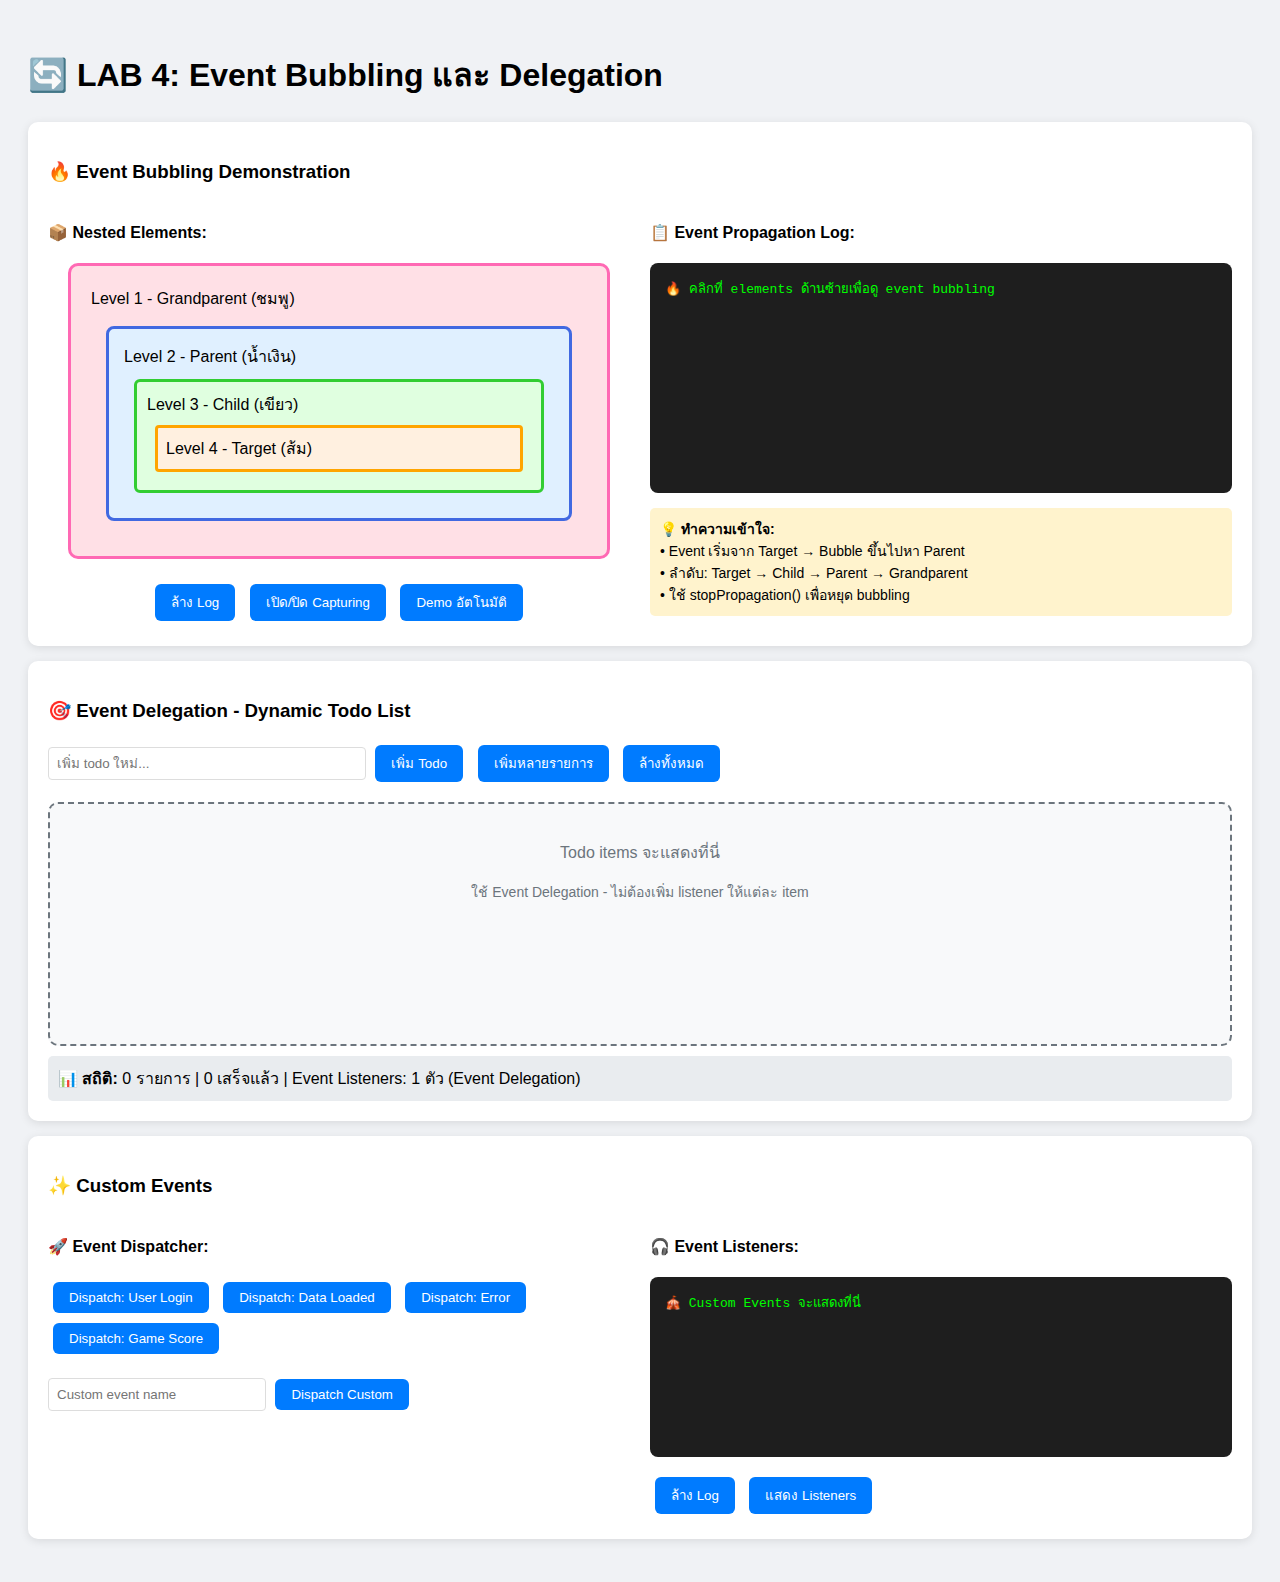
<file: Day 2/event-lab4.html>
<!DOCTYPE html>
<html lang="th">
<head>
    <meta charset="UTF-8">
    <meta name="viewport" content="width=device-width, initial-scale=1.0">
    <title>LAB 4: Event Bubbling และ Delegation</title>
    <style>
        body { font-family: Arial, sans-serif; padding: 20px; background: #f0f2f5; }
        .demo-section { background: white; padding: 20px; margin: 15px 0; border-radius: 10px; box-shadow: 0 2px 10px rgba(0,0,0,0.1); }
        .nested-demo { background: #ffe0e6; border: 3px solid #ff69b4; padding: 20px; border-radius: 10px; margin: 20px; cursor: pointer; }
        .nested-demo .level2 { background: #e0f0ff; border: 3px solid #4169e1; padding: 15px; border-radius: 8px; margin: 15px; }
        .nested-demo .level3 { background: #e0ffe0; border: 3px solid #32cd32; padding: 10px; border-radius: 6px; margin: 10px; }
        .nested-demo .level4 { background: #fff0e0; border: 3px solid #ffa500; padding: 8px; border-radius: 4px; margin: 8px; }
        .event-log { background: #1e1e1e; color: #00ff00; padding: 15px; border-radius: 8px; font-family: monospace; height: 200px; overflow-y: auto; margin: 15px 0; }
        .control-btn { background: #007bff; color: white; padding: 8px 16px; border: none; border-radius: 6px; cursor: pointer; margin: 5px; }
        .control-btn:hover { background: #0056b3; }
        .todo-container { background: #f8f9fa; border: 2px dashed #6c757d; padding: 20px; border-radius: 10px; min-height: 200px; }
        .todo-item { background: white; border: 1px solid #dee2e6; padding: 10px; margin: 5px 0; border-radius: 5px; display: flex; justify-content: space-between; align-items: center; }
        .todo-item.completed { background: #d4edda; text-decoration: line-through; opacity: 0.7; }
        .btn-small { padding: 4px 8px; font-size: 12px; margin: 0 2px; }
    </style>
</head>
<body>
    <h1>🔄 LAB 4: Event Bubbling และ Delegation</h1>

    <!-- Section 1: Event Bubbling Demo -->
    <div class="demo-section">
        <h3>🔥 Event Bubbling Demonstration</h3>
        
        <div style="display: grid; grid-template-columns: 1fr 1fr; gap: 20px;">
            <div>
                <h4>📦 Nested Elements:</h4>
                <div class="nested-demo" id="level1" data-level="1">
                    Level 1 - Grandparent (ชมพู)
                    <div class="level2" id="level2" data-level="2">
                        Level 2 - Parent (น้ำเงิน)
                        <div class="level3" id="level3" data-level="3">
                            Level 3 - Child (เขียว)
                            <div class="level4" id="level4" data-level="4">
                                Level 4 - Target (ส้ม)
                            </div>
                        </div>
                    </div>
                </div>
                
                <div style="text-align: center; margin-top: 15px;">
                    <button class="control-btn" onclick="clearBubbleLog()">ล้าง Log</button>
                    <button class="control-btn" onclick="toggleCapturing()">เปิด/ปิด Capturing</button>
                    <button class="control-btn" onclick="demonstratePropagation()">Demo อัตโนมัติ</button>
                </div>
            </div>
            
            <div>
                <h4>📋 Event Propagation Log:</h4>
                <div id="bubble-log" class="event-log">
                    <div>🔥 คลิกที่ elements ด้านซ้ายเพื่อดู event bubbling</div>
                </div>
                
                <div style="background: #fff3cd; padding: 10px; border-radius: 5px; margin-top: 10px; font-size: 14px;">
                    <strong>💡 ทำความเข้าใจ:</strong><br>
                    • Event เริ่มจาก Target → Bubble ขึ้นไปหา Parent<br>
                    • ลำดับ: Target → Child → Parent → Grandparent<br>
                    • ใช้ stopPropagation() เพื่อหยุด bubbling
                </div>
            </div>
        </div>
    </div>

    <!-- Section 2: Event Delegation -->
    <div class="demo-section">
        <h3>🎯 Event Delegation - Dynamic Todo List</h3>
        
        <div style="margin-bottom: 15px;">
            <input type="text" id="todo-input" placeholder="เพิ่ม todo ใหม่..." 
                   style="padding: 8px; border: 1px solid #ddd; border-radius: 4px; width: 300px;">
            <button class="control-btn" onclick="addTodo()">เพิ่ม Todo</button>
            <button class="control-btn" onclick="addMultipleTodos()">เพิ่มหลายรายการ</button>
            <button class="control-btn" onclick="clearAllTodos()">ล้างทั้งหมด</button>
        </div>
        
        <div id="todo-container" class="todo-container">
            <p style="text-align: center; color: #6c757d;">Todo items จะแสดงที่นี่</p>
            <p style="text-align: center; color: #6c757d; font-size: 14px;">ใช้ Event Delegation - ไม่ต้องเพิ่ม listener ให้แต่ละ item</p>
        </div>
        
        <div id="delegation-stats" style="background: #e9ecef; padding: 10px; border-radius: 5px; margin-top: 10px;">
            <strong>📊 สถิติ:</strong> <span id="todo-count">0</span> รายการ | 
            <span id="completed-count">0</span> เสร็จแล้ว | 
            Event Listeners: <span id="listener-count">1</span> ตัว (Event Delegation)
        </div>
    </div>

    <!-- Section 3: Custom Events -->
    <div class="demo-section">
        <h3>✨ Custom Events</h3>
        
        <div style="display: grid; grid-template-columns: 1fr 1fr; gap: 20px;">
            <div>
                <h4>🚀 Event Dispatcher:</h4>
                <button class="control-btn" onclick="dispatchCustomEvent('userLogin')">Dispatch: User Login</button>
                <button class="control-btn" onclick="dispatchCustomEvent('dataLoaded')">Dispatch: Data Loaded</button>
                <button class="control-btn" onclick="dispatchCustomEvent('errorOccurred')">Dispatch: Error</button>
                <button class="control-btn" onclick="dispatchCustomEvent('gameScore')">Dispatch: Game Score</button>
                
                <div style="margin-top: 15px;">
                    <input type="text" id="custom-event-name" placeholder="Custom event name" 
                           style="padding: 8px; border: 1px solid #ddd; border-radius: 4px; width: 200px;">
                    <button class="control-btn" onclick="dispatchUserEvent()">Dispatch Custom</button>
                </div>
            </div>
            
            <div>
                <h4>🎧 Event Listeners:</h4>
                <div id="custom-event-log" class="event-log" style="height: 150px;">
                    <div>🎪 Custom Events จะแสดงที่นี่</div>
                </div>
                
                <div style="margin-top: 10px;">
                    <button class="control-btn" onclick="clearCustomLog()">ล้าง Log</button>
                    <button class="control-btn" onclick="showEventListeners()">แสดง Listeners</button>
                </div>
            </div>
        </div>
    </div>

    <script>
        // Global variables
        let capturingEnabled = false;
        let todoCounter = 1;
        let customEventListeners = {};

        // LAB 4.1: Event Bubbling
        function setupEventBubbling() {
            const levels = ['level1', 'level2', 'level3', 'level4'];
            
            levels.forEach(levelId => {
                const element = document.getElementById(levelId);
                
                // Bubbling phase (default)
                element.addEventListener('click', function(event) {
                    logBubbleEvent('BUBBLE', this, event);
                    
                    // Visual feedback
                    this.style.transform = 'scale(0.98)';
                    setTimeout(() => {
                        this.style.transform = 'scale(1)';
                    }, 150);
                }, false);
                
                // Capturing phase (optional)
                element.addEventListener('click', function(event) {
                    if (capturingEnabled) {
                        logBubbleEvent('CAPTURE', this, event);
                    }
                }, true);
            });
        }

        function logBubbleEvent(phase, element, event) {
            const log = document.getElementById('bubble-log');
            const level = element.dataset.level;
            const levelNames = {
                '1': 'Grandparent',
                '2': 'Parent', 
                '3': 'Child',
                '4': 'Target'
            };
            
            const timestamp = new Date().toLocaleTimeString();
            const entry = document.createElement('div');
            entry.innerHTML = `[${timestamp}] ${phase}: Level ${level} (${levelNames[level]})`;
            
            if (phase === 'CAPTURE') {
                entry.style.color = '#ffff00';
            } else {
                entry.style.color = level === '4' ? '#ff6b6b' : '#00ff00';
            }
            
            log.appendChild(entry);
            log.scrollTop = log.scrollHeight;
            
            console.log(`${phase} - Level ${level}:`, element);
        }

        function clearBubbleLog() {
            const log = document.getElementById('bubble-log');
            log.innerHTML = '<div>🔥 คลิกที่ elements ด้านซ้ายเพื่อดู event bubbling</div>';
        }

        function toggleCapturing() {
            capturingEnabled = !capturingEnabled;
            const status = capturingEnabled ? 'เปิด' : 'ปิด';
            logBubbleEvent('SYSTEM', { dataset: { level: 'system' } }, { 
                type: 'toggle',
                message: `Capturing phase ${status}`
            });
        }

        function demonstratePropagation() {
            clearBubbleLog();
            
            const log = document.getElementById('bubble-log');
            const steps = [
                'เริ่มต้น Event Propagation Demo...',
                'Phase 1: Capturing (จากบนลงล่าง)',
                'Phase 2: Target (ที่ element ที่ถูกคลิก)', 
                'Phase 3: Bubbling (จากล่างขึ้นบน)',
                'Demo เสร็จสิ้น - ลองคลิกเอง!'
            ];
            
            let delay = 0;
            steps.forEach((step, index) => {
                setTimeout(() => {
                    const entry = document.createElement('div');
                    entry.textContent = step;
                    entry.style.color = '#ffa500';
                    log.appendChild(entry);
                    log.scrollTop = log.scrollHeight;
                }, delay);
                delay += 1000;
            });
        }

        // LAB 4.2: Event Delegation
        function setupEventDelegation() {
            const container = document.getElementById('todo-container');
            
            // Single event listener for all todos (Event Delegation)
            container.addEventListener('click', function(event) {
                const target = event.target;
                
                // Handle complete button
                if (target.classList.contains('complete-btn')) {
                    const todoItem = target.closest('.todo-item');
                    todoItem.classList.toggle('completed');
                    target.textContent = todoItem.classList.contains('completed') ? '↺' : '✓';
                    updateTodoStats();
                    
                    console.log('Todo completed via delegation:', todoItem);
                }
                
                // Handle delete button
                if (target.classList.contains('delete-btn')) {
                    const todoItem = target.closest('.todo-item');
                    todoItem.remove();
                    updateTodoStats();
                    
                    console.log('Todo deleted via delegation:', todoItem);
                }
                
                // Handle edit button
                if (target.classList.contains('edit-btn')) {
                    const todoItem = target.closest('.todo-item');
                    const textSpan = todoItem.querySelector('.todo-text');
                    const newText = prompt('แก้ไขข้อความ:', textSpan.textContent);
                    
                    if (newText && newText.trim()) {
                        textSpan.textContent = newText.trim();
                    }
                    
                    console.log('Todo edited via delegation:', todoItem);
                }
            });
            
            // Double click to edit (Event Delegation)
            container.addEventListener('dblclick', function(event) {
                const todoItem = event.target.closest('.todo-item');
                if (todoItem) {
                    const textSpan = todoItem.querySelector('.todo-text');
                    const newText = prompt('แก้ไขข้อความ (Double Click):', textSpan.textContent);
                    
                    if (newText && newText.trim()) {
                        textSpan.textContent = newText.trim();
                    }
                }
            });
        }

        function addTodo() {
            const input = document.getElementById('todo-input');
            const text = input.value.trim();
            
            if (!text) {
                alert('กรุณาใส่ข้อความ todo');
                return;
            }
            
            createTodoElement(text);
            input.value = '';
            updateTodoStats();
        }

        function createTodoElement(text) {
            const container = document.getElementById('todo-container');
            
            // Remove placeholder text
            if (container.children.length === 2) {
                container.innerHTML = '';
            }
            
            const todoItem = document.createElement('div');
            todoItem.className = 'todo-item';
            todoItem.innerHTML = `
                <span class="todo-text">${text}</span>
                <div>
                    <button class="control-btn btn-small complete-btn">✓</button>
                    <button class="control-btn btn-small edit-btn" style="background: #ffc107;">✏️</button>
                    <button class="control-btn btn-small delete-btn" style="background: #dc3545;">🗑️</button>
                </div>
            `;
            
            container.appendChild(todoItem);
            
            // Animation
            todoItem.style.opacity = '0';
            todoItem.style.transform = 'translateX(-20px)';
            setTimeout(() => {
                todoItem.style.transition = 'all 0.3s ease';
                todoItem.style.opacity = '1';
                todoItem.style.transform = 'translateX(0)';
            }, 10);
        }

        function addMultipleTodos() {
            const sampleTodos = [
                'เรียน JavaScript Event Handling',
                'ทำแบบฝึกหัด DOM Manipulation', 
                'อ่านเอกสาร Web APIs',
                'สร้างโปรเจค Interactive Website',
                'ฝึกใช้ Event Delegation'
            ];
            
            sampleTodos.forEach((todo, index) => {
                setTimeout(() => {
                    createTodoElement(todo);
                    updateTodoStats();
                }, index * 200);
            });
        }

        function clearAllTodos() {
            const container = document.getElementById('todo-container');
            container.innerHTML = `
                <p style="text-align: center; color: #6c757d;">Todo items จะแสดงที่นี่</p>
                <p style="text-align: center; color: #6c757d; font-size: 14px;">ใช้ Event Delegation - ไม่ต้องเพิ่ม listener ให้แต่ละ item</p>
            `;
            updateTodoStats();
        }

        function updateTodoStats() {
            const todos = document.querySelectorAll('.todo-item');
            const completed = document.querySelectorAll('.todo-item.completed');
            
            document.getElementById('todo-count').textContent = todos.length;
            document.getElementById('completed-count').textContent = completed.length;
            document.getElementById('listener-count').textContent = '1';
        }

        // LAB 4.3: Custom Events
        function setupCustomEvents() {
            // Register custom event listeners
            const eventTypes = ['userLogin', 'dataLoaded', 'errorOccurred', 'gameScore'];
            
            eventTypes.forEach(eventType => {
                document.addEventListener(eventType, function(event) {
                    logCustomEvent(eventType, event.detail);
                });
                
                customEventListeners[eventType] = true;
            });
            
            // Generic custom event listener
            document.addEventListener('customUserEvent', function(event) {
                logCustomEvent('customUserEvent', event.detail);
            });
        }

        function dispatchCustomEvent(eventType) {
            let detail = {};
            
            switch (eventType) {
                case 'userLogin':
                    detail = { 
                        username: 'student123', 
                        timestamp: Date.now(),
                        sessionId: Math.random().toString(36).substr(2, 9)
                    };
                    break;
                case 'dataLoaded':
                    detail = { 
                        dataSize: Math.floor(Math.random() * 1000) + 100,
                        loadTime: Math.floor(Math.random() * 500) + 50,
                        status: 'success'
                    };
                    break;
                case 'errorOccurred':
                    detail = { 
                        errorCode: 'JS_' + Math.floor(Math.random() * 999),
                        message: 'Simulated error for demo',
                        severity: 'warning'
                    };
                    break;
                case 'gameScore':
                    detail = { 
                        score: Math.floor(Math.random() * 10000),
                        level: Math.floor(Math.random() * 10) + 1,
                        player: 'Player1'
                    };
                    break;
            }
            
            const customEvent = new CustomEvent(eventType, { detail });
            document.dispatchEvent(customEvent);
            
            console.log('Dispatched custom event:', eventType, detail);
        }

        function dispatchUserEvent() {
            const eventName = document.getElementById('custom-event-name').value.trim();
            
            if (!eventName) {
                alert('กรุณาใส่ชื่อ event');
                return;
            }
            
            const detail = {
                eventName: eventName,
                timestamp: Date.now(),
                userData: { message: 'Custom event from user input' }
            };
            
            const customEvent = new CustomEvent('customUserEvent', { detail });
            document.dispatchEvent(customEvent);
            
            document.getElementById('custom-event-name').value = '';
        }

        function logCustomEvent(eventType, detail) {
            const log = document.getElementById('custom-event-log');
            const timestamp = new Date().toLocaleTimeString();
            
            const entry = document.createElement('div');
            entry.innerHTML = `[${timestamp}] 🎪 ${eventType}`;
            
            if (detail) {
                const detailDiv = document.createElement('div');
                detailDiv.innerHTML = `   📋 ${JSON.stringify(detail)}`;
                detailDiv.style.color = '#ffff00';
                detailDiv.style.fontSize = '12px';
                detailDiv.style.marginLeft = '20px';
                log.appendChild(entry);
                log.appendChild(detailDiv);
            } else {
                log.appendChild(entry);
            }
            
            log.scrollTop = log.scrollHeight;
        }

        function clearCustomLog() {
            const log = document.getElementById('custom-event-log');
            log.innerHTML = '<div>🎪 Custom Events จะแสดงที่นี่</div>';
        }

        function showEventListeners() {
            const listeners = Object.keys(customEventListeners);
            alert(`🎧 Custom Event Listeners:\n\n${listeners.join('\n')}\n\nรวม ${listeners.length + 1} listeners (+ 1 สำหรับ customUserEvent)`);
        }

        // Initialize all events
        function initializeAdvancedEvents() {
            setupEventBubbling();
            setupEventDelegation();
            setupCustomEvents();
            updateTodoStats();
            
            console.log('=== Advanced Events LAB 4 เริ่มต้น ===');
        }

        // Add Enter key support for inputs
        document.addEventListener('DOMContentLoaded', function() {
            initializeAdvancedEvents();
            
            // Enter key for todo input
            document.getElementById('todo-input').addEventListener('keypress', function(event) {
                if (event.key === 'Enter') {
                    addTodo();
                }
            });
            
            // Enter key for custom event input
            document.getElementById('custom-event-name').addEventListener('keypress', function(event) {
                if (event.key === 'Enter') {
                    dispatchUserEvent();
                }
            });
        });
    </script>
</body>
</html>
</file>
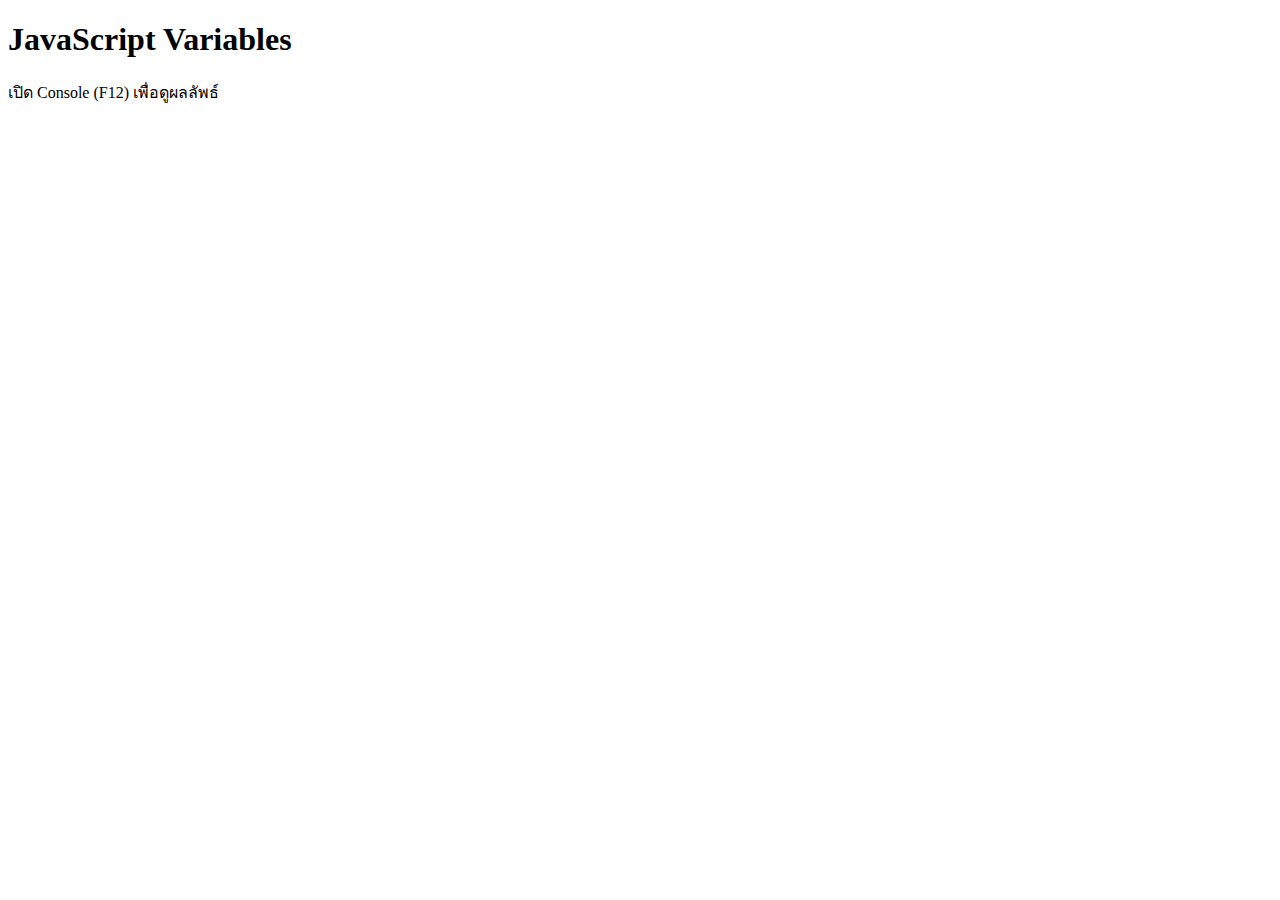
<file: Day 2/exercise1.html>
<!DOCTYPE html>
<html lang="th">
<head>
    <meta charset="UTF-8">
    <meta name="viewport" content="width=device-width, initial-scale=1.0">
    <title>Exercise 1: Variables</title>
</head>
<body>
    <h1>JavaScript Variables</h1>
    <p>เปิด Console (F12) เพื่อดูผลลัพธ์</p>

    <script>
        // ประกาศตัวแปรแต่ละประเภท
        let studentName = "สมชาย";          // String (ข้อความ)
        const university = "มหาวิทยาลัยเทคโนโลยี"; // String (ค่าคงที่)
        var age = 20;                         // Number (ตัวเลข)
        let gpa = 3.25;                       // Number (ทศนิยม)
        let isStudent = true;                 // Boolean (จริง/เท็จ)
        let address = null;                   // Null (ค่าว่าง)
        let phoneNumber ;                      // Undefined (ไม่กำหนดค่า)

        // แสดงผลลัพธ์ใน Console
        console.log("=== ข้อมูลนักศึกษา ===");
        console.log("ชื่อ:", studentName);
        console.log("มหาวิทยาลัย:", university);
        console.log("อายุ:", age);
        console.log("เกรดเฉลี่ย:", gpa);
        console.log("เป็นนักศึกษา:", isStudent);
        console.log("ที่อยู่:", address);
        console.log("เบอร์โทร:", phoneNumber);
    </script>
</body>
</html>
</file>
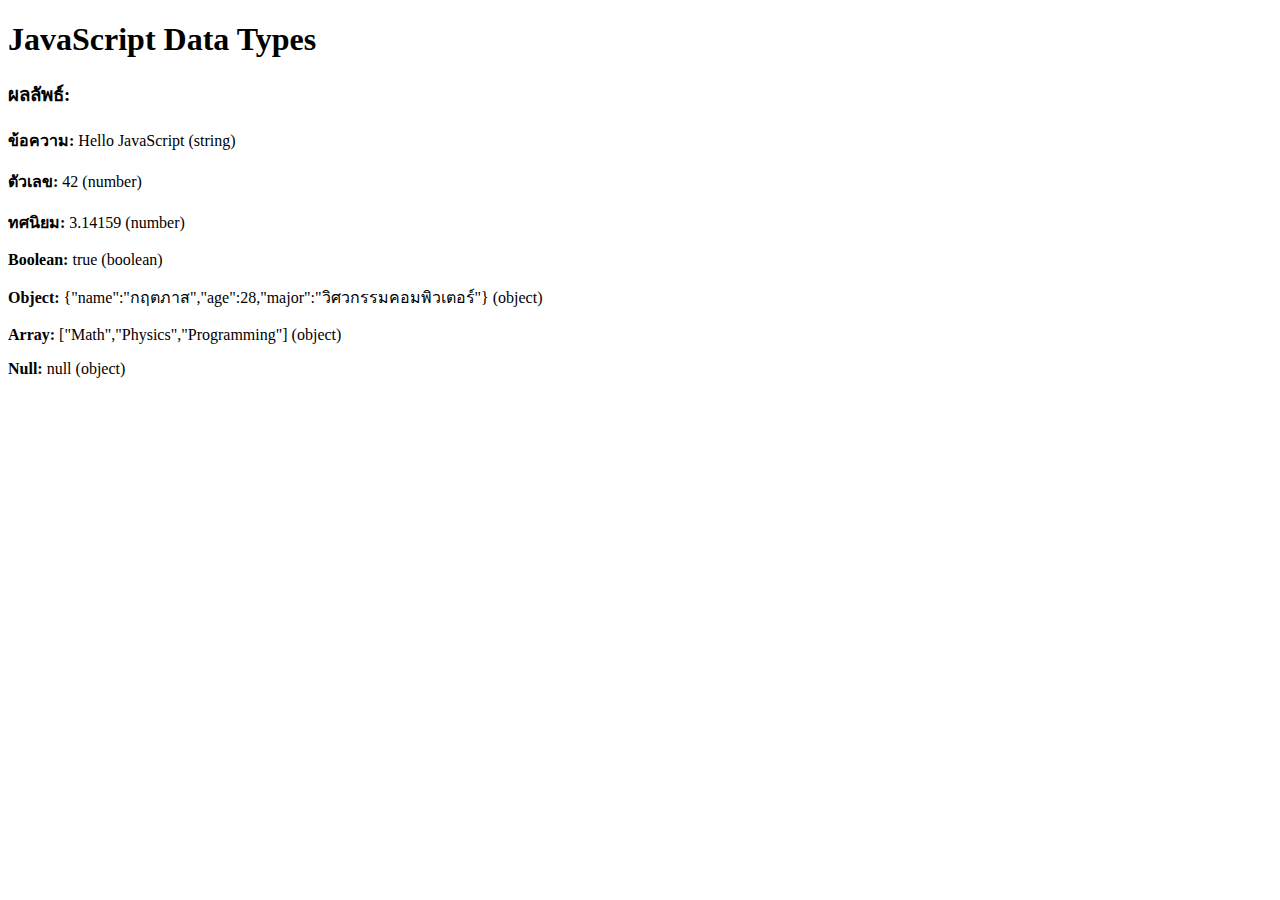
<file: Day 2/exercise2.html>
<!DOCTYPE html>
<html lang="th">
<head>
    <meta charset="UTF-8">
    <meta name="viewport" content="width=device-width, initial-scale=1.0">
    <title>Exercise 2: Data Types</title>
</head>
<body>
    <h1>JavaScript Data Types</h1>
    <div id="output"></div>

    <script>
        // ตัวอย่าง Data Types ต่างๆ
        let text = "Hello JavaScript";
        let number = 42;
        let decimal = 3.14159;
        let isActive = true;
        let emptyValue = null;
        let notDefined;
        let studentData = {
            name: "กฤตภาส",
            age: 28,
            major: "วิศวกรรมคอมพิวเตอร์"
        };
        let subjects = ["Math", "Physics", "Programming"];

        // ตรวจสอบ Data Type ด้วย typeof
        console.log("=== Data Types ===");
        console.log("typeof text:", typeof text);           // string
        console.log("typeof number:", typeof number);       // number
        console.log("typeof decimal:", typeof decimal);     // number
        console.log("typeof isActive:", typeof isActive);   // boolean
        console.log("typeof emptyValue:", typeof emptyValue); // object (!)
        console.log("typeof notDefined:", typeof notDefined); // undefined
        console.log("typeof studentData:", typeof studentData); // object
        console.log("typeof subjects:", typeof subjects);   // object
  

        // แสดงผลบนหน้าเว็บ
        let output = document.getElementById('output');
        output.innerHTML = `
            <h3>ผลลัพธ์:</h3>
            <p><strong>ข้อความ:</strong> ${text} (${typeof text})</p>
            <p><strong>ตัวเลข:</strong> ${number} (${typeof number})</p>
            <p><strong>ทศนิยม:</strong> ${decimal} (${typeof decimal})</p>
            <p><strong>Boolean:</strong> ${isActive} (${typeof isActive})</p>
            <p><strong>Object:</strong> ${JSON.stringify(studentData)} (${typeof studentData})</p>
            <p><strong>Array:</strong> ${JSON.stringify(subjects)} (${typeof subjects})</p>                      
            <p><strong>Null:</strong> ${emptyValue} (${typeof emptyValue})</p>



        `;

        // ✨ พิเศษ: typeof null เป็น "object" นี่คือ JavaScript bug ที่มีชื่อเสียง!
        console.log("⚠️ JavaScript Bug: typeof null =", typeof null);
    </script>
</body>
</html>
</file>
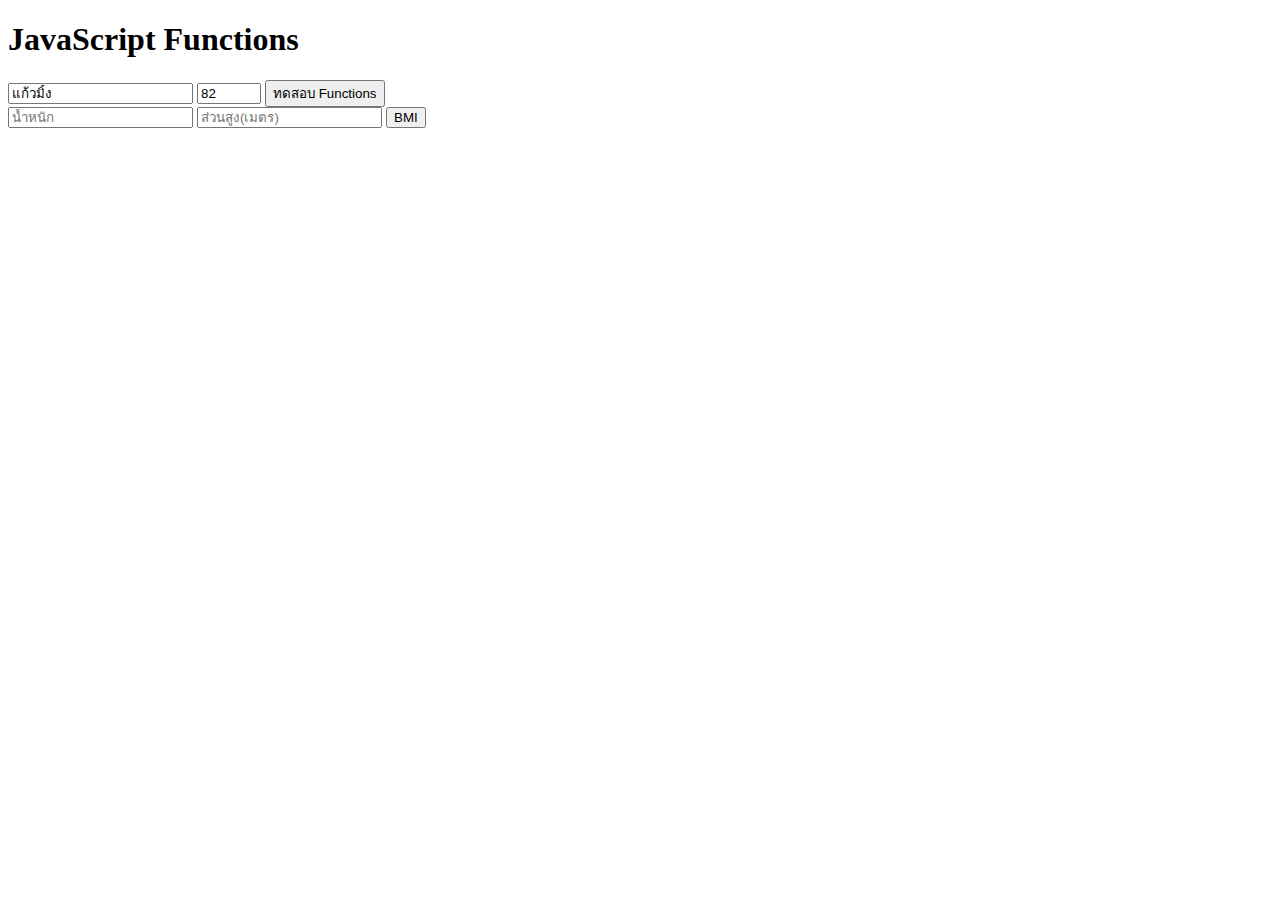
<file: Day 2/exercise3.html>
<!DOCTYPE html>
<html lang="th">

<head>
    <meta charset="UTF-8">
    <meta name="viewport" content="width=device-width, initial-scale=1.0">
    <title>Exercise 3: Functions</title>
</head>

<body>
    <h1>JavaScript Functions</h1>

    <div>
        <input type="text" id="studentName" placeholder="ชื่อนักศึกษา" value="แก้วมิ้ง">
        <input type="number" id="score" placeholder="คะแนน" value="82" min="0" max="100">
        <button onclick="testFunctions()">ทดสอบ Functions</button>
    </div>

    <div>
        <input type="number" id="weight" placeholder="น้ำหนัก" />
        <input type="number" id="height" placeholder="ส่วนสูง(เมตร)" />
        <button onclick="submitBMI()">BMI</button>
    </div>

    <div id="result"></div>
    <div id="resultBMI"></div>


    <script>
        // Function Declaration - ประกาศ Function
        function greetStudent(name) {
            return "สวัสดี " + name + "!";
        }

        // Function สำหรับคำนวณเกรด
        function calculateGrade(score) {
            if (score >= 80) {
                return "A";
            } else if (score >= 70) {
                return "B";
            } else if (score >= 60) {
                return "C";
            } else if (score >= 50) {
                return "D";
            } else {
                return "F";
            }
        }

        // Function สำหรับคำนวณค่าใช้จ่าย
        function calculateExpenses(tuition, dorm, food, transport) {
            let total = tuition + dorm + food + transport;
            return {
                monthly: total,
                yearly: total * 12,
                breakdown: {
                    tuition: tuition,
                    dorm: dorm,
                    food: food,
                    transport: transport
                }
            };
        }

        // Func CalBMI
        function CalBMI(w, h) {
            let result = w / ((h / 100) * (h / 100));
            return result;
        }


        function submitBMI() {
            const vWeight = parseInt(document.getElementById("weight").value);
            const vHeight = parseFloat(document.getElementById("height").value);
            const calBMI = CalBMI(vWeight, vHeight);
            console.log("BMI is:", calBMI);

            document.getElementById("resultBMI").innerHTML = `
                <h3>คำนวณ BMI:</h3>
                <p><strong>Weight:</strong> ${vWeight}</p>
                <p><strong>Height:</strong> ${vHeight}</p>
                <h4>Result: ${calBMI.toFixed(2)}</h4>
            `;
        }

        // ฟังก์ชันคำนวณค่าใช้จ่ายในการท่องเที่ยว
        function calculateTravelCost(flight, accommodation, meals, activities, insurance) {
            let totalCost = flight + accommodation + meals + activities + insurance;
            return {
                total: totalCost,
                breakdown: {
                    flight: flight,
                    accommodation: accommodation,
                    meals: meals,
                    activities: activities,
                    insurance: insurance
                }
            };
        }

        // ฟังก์ชันทดสอบการคำนวณค่าใช้จ่ายการท่องเที่ยว
        function testTravelCost() {
            let flight = 12000;          // ค่าเครื่องบิน
            let accommodation = 8000;    // ค่าที่พัก
            let meals = 4000;            // ค่าอาหาร
            let activities = 3000;       // ค่ากิจกรรม
            let insurance = 1000;        // ค่าประกันการเดินทาง

            return calculateTravelCost(flight, accommodation, meals, activities, insurance);
        }

        //Multi para
        function multiParams(v1, v2, v3) {
            console.log('v1: ', v1)
            console.log('v2: ', v2)
            console.log('v3: ', v3)
        }
        multiParams(1, 2, 3)

        // Function ที่เรียกใช้ Functions อื่น
        function testFunctions() {
            // ดึงค่าจาก input
            let name = document.getElementById('studentName').value;
            let score = parseInt(document.getElementById('score').value);

            // เรียกใช้ Functions
            let greeting = greetStudent(name);
            let grade = calculateGrade(score);
            let expenses = calculateExpenses(15000, 3000, 6000, 1500);

            // คำนวณค่าใช้จ่ายในการท่องเที่ยว
            let travelCost = testTravelCost();

            // แสดงผล
            document.getElementById('result').innerHTML = `
                <h3>ข้อมูลส่วนตัว:</h3>
                <p><strong>คำทักทาย:</strong> ${greeting}</p>
                <p><strong>คะแนน ${score} ได้เกรด:</strong> ${grade}</p>
                <h4>ค่าใช้จ่ายประมาณ:</h4>
                <ul>
                    <li>รายเดือน: ${expenses.monthly.toLocaleString()} บาท</li>
                    <li>รายปี: ${expenses.yearly.toLocaleString()} บาท</li>
                    <li>ค่าเทอม: ${expenses.breakdown.tuition.toLocaleString()} บาท</li>
                    <li>ค่าหอพัก: ${expenses.breakdown.dorm.toLocaleString()} บาท</li>
                </ul>
            `;

            document.getElementById("result").innerHTML += `
                <h4>ค่าใช้จ่ายในการท่องเที่ยวทั้งหมด:</h4>
                <ul>
                    <li>รวม: ${travelCost.total.toLocaleString()} บาท</li>
                    <li>ค่าเครื่องบิน: ${travelCost.breakdown.flight.toLocaleString()} บาท</li>
                    <li>ค่าที่พัก: ${travelCost.breakdown.accommodation.toLocaleString()} บาท</li>
                    <li>ค่าอาหาร: ${travelCost.breakdown.meals.toLocaleString()} บาท</li>
                    <li>ค่ากิจกรรม: ${travelCost.breakdown.activities.toLocaleString()} บาท</li>
                    <li>ค่าประกันการเดินทาง: ${travelCost.breakdown.insurance.toLocaleString()} บาท</li>
                </ul>
            `;
            
            // แสดงใน Console ด้วย
            console.log("=== Function Results ===");
            console.log("Greeting:", greeting);
            console.log("Grade:", grade);
            console.log("Expenses:", expenses);
            console.log("Travel Cost:", travelCost);
        }

        // ทดสอบ Functions เบื้องต้น
        console.log("=== Testing Functions ===");
        console.log(greetStudent("นักศึกษา"));
        console.log("Score 95 =", calculateGrade(95));
        console.log("Score 45 =", calculateGrade(45));

    </script>
</body>

</html>
</file>
